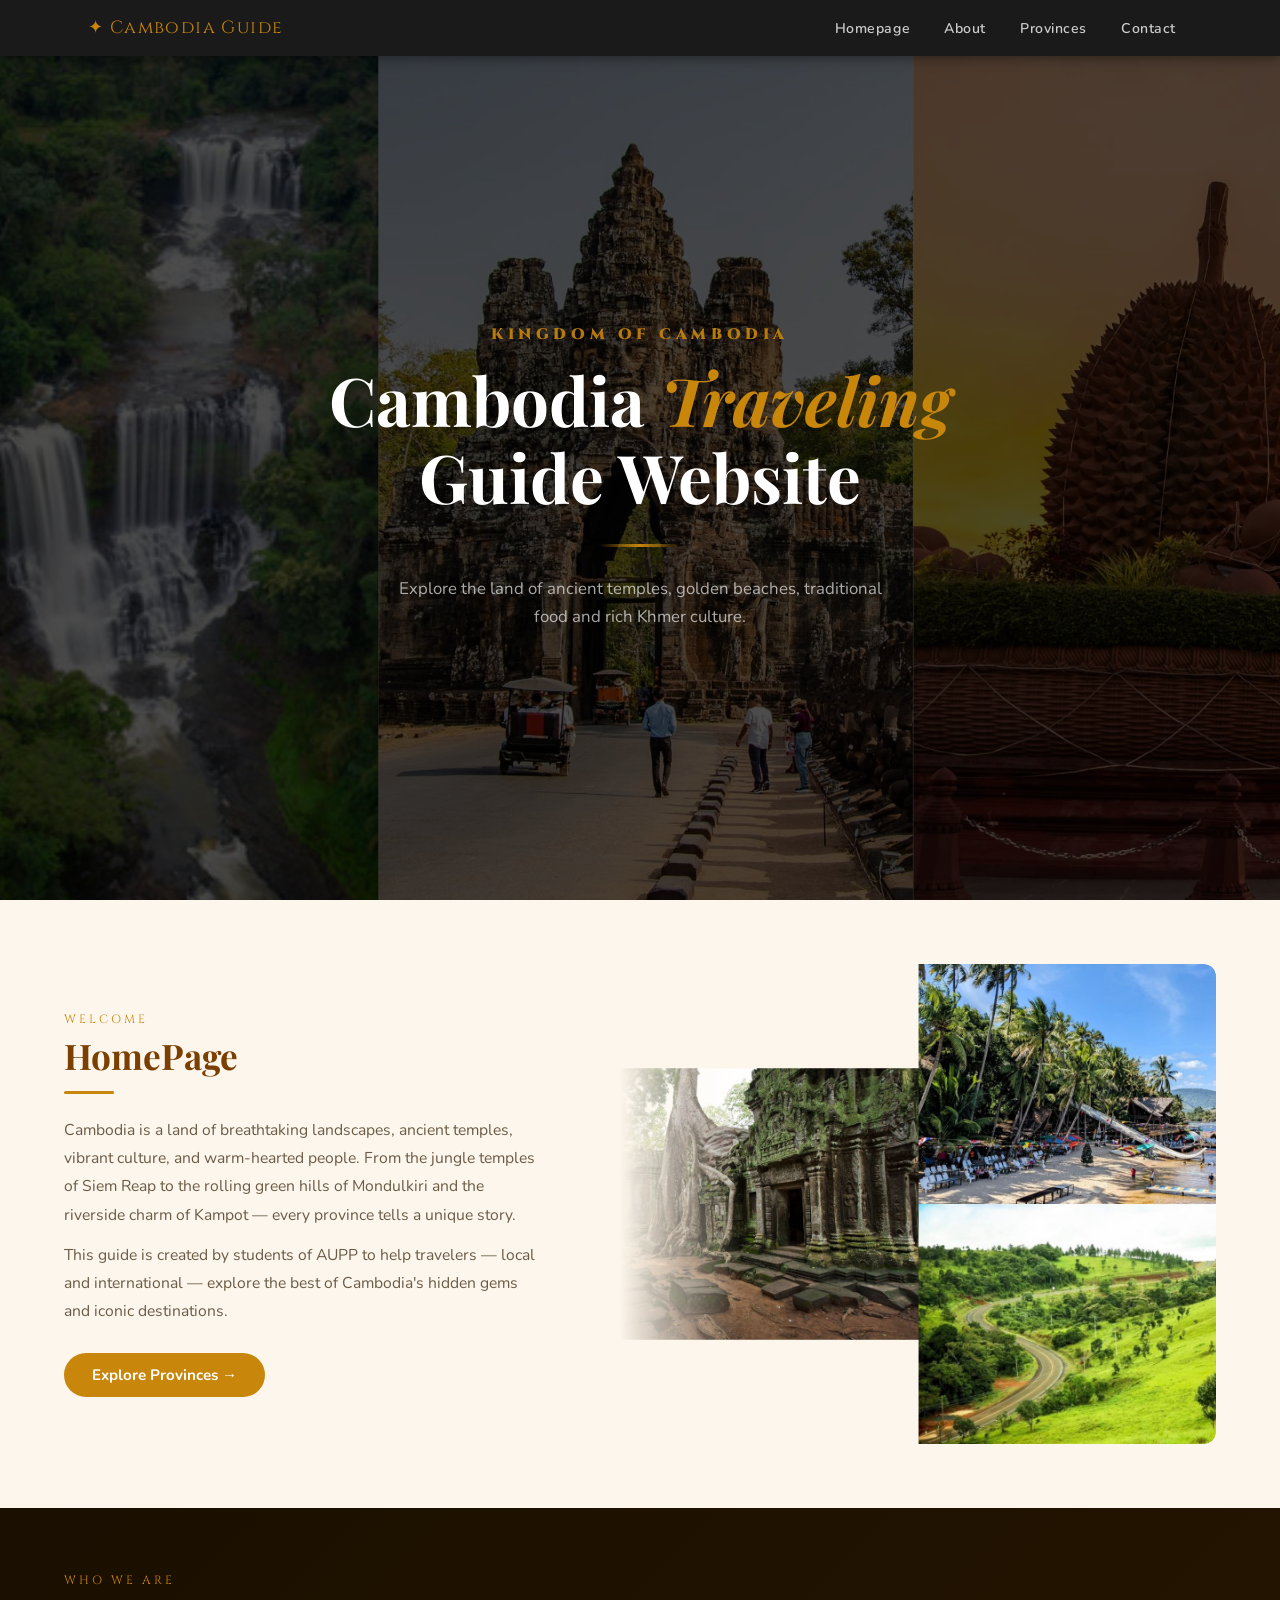
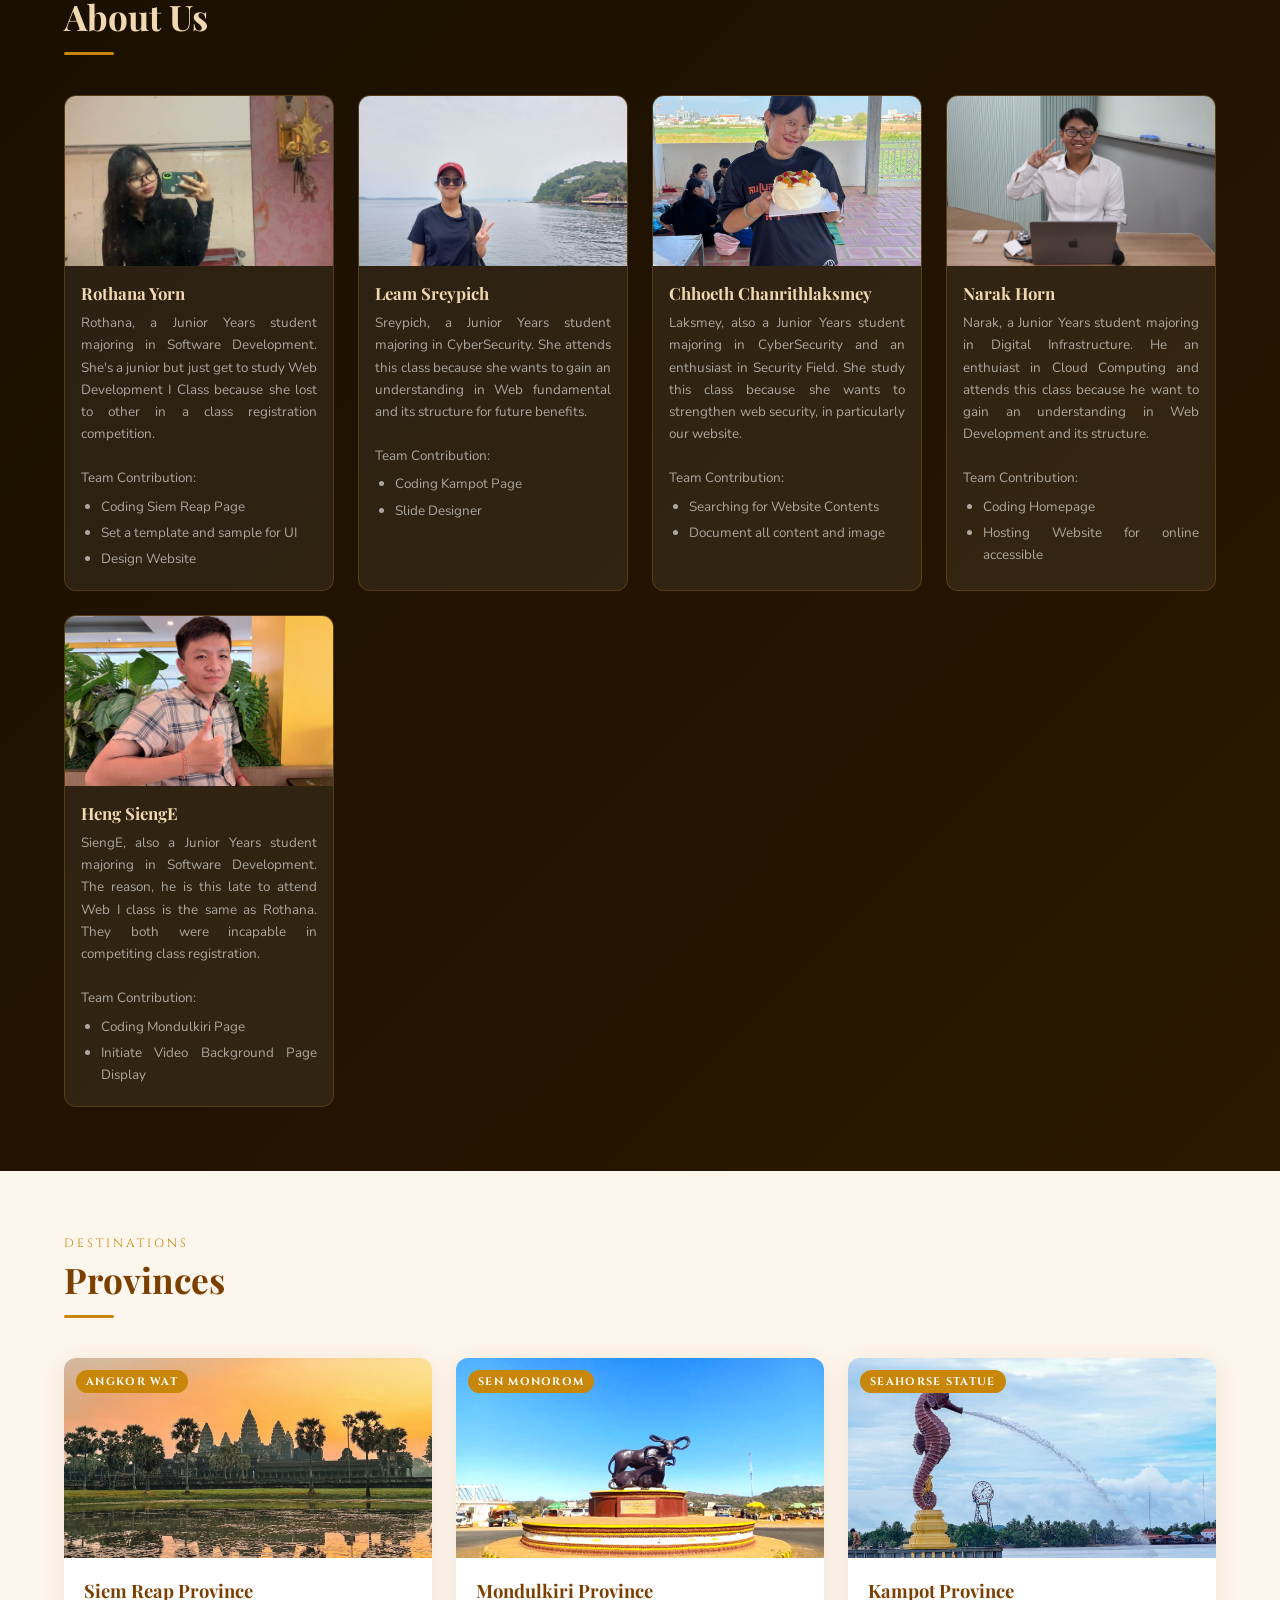
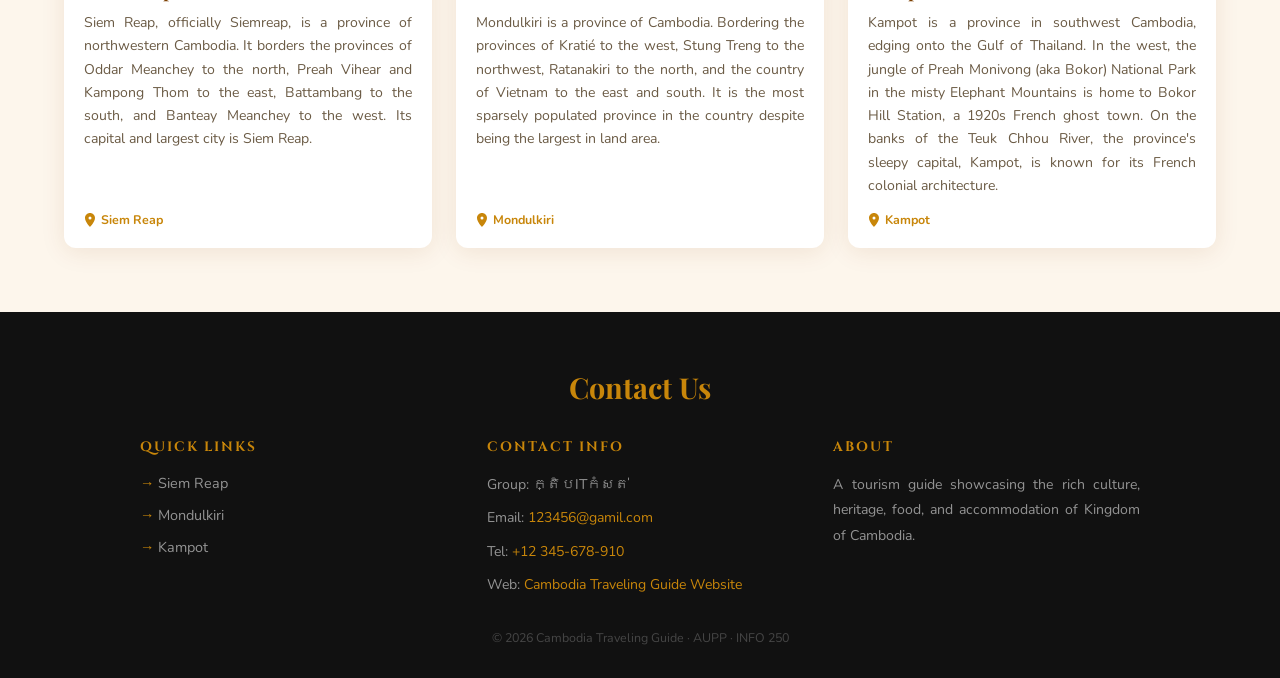
<file: index.html>
<!DOCTYPE html>
<html lang="en">
<head>
    <meta charset="UTF-8">
    <meta name="viewport" content="width=device-width, initial-scale=1.0">
    <title>Cambodia Traveling Guide Website</title>
    <link rel="icon" href="data:image/svg+xml,<svg xmlns='http://www.w3.org/2000/svg' viewBox='0 0 100 100'><text y='.9em' font-size='90'>🛕</text></svg>">
    <link href="https://fonts.googleapis.com/css2?family=Cinzel:wght@400;600&family=Playfair+Display:wght@600;700&family=Nunito:wght@400;600;700&display=swap" rel="stylesheet">
    <link rel="stylesheet" href="style.css">
</head>
<body>
    <header>
        <nav>
            <div class="nav-inner">
                <a class="nav-brand" href="#">✦ Cambodia Guide</a>
                <button class="nav-toggle" onclick="toggleNav()" aria-label="Menu">
                    <span></span>
                    <span></span>
                    <span></span>
                </button>
                <ul class="nav-list" id="navList">
                    <li><a href="#home">Homepage</a></li>
                    <li><a href="#about">About</a></li>
                    <li><a href="#provinces">Provinces</a></li>
                    <li><a href="#contact">Contact</a></li>
                </ul>
            </div>
        </nav>

        <!--Pop up-->
        <div id="adPopup" class="popup-overlay">
            <div class="popup-box">
                <button class="popup-close" onclick="closePopup()">×</button>
                <img src="images/homepage/pop-up.png" alt="Advertisement" class="popup-image">
            </div>
        </div>

        <!--Hero-->
        <div class="hero-home">
            <div class="hero-content">
                <p class="hero-eyebrow">Kingdom of Cambodia</p>
                <h1 class="hero-title">Cambodia <em>Traveling</em><br>Guide Website</h1>
                <div class="divider"></div>
                <p class="hero-sub">Explore the land of ancient temples, golden beaches, traditional food and rich Khmer culture.</p>
            </div>
        </div>
    </header>

    <main>
        <div class="section-wrap" id="home">
            <section>
                <div class="welcome-wrap">
                    <!-- Left: Text -->
                    <div class="welcome-text">
                        <p class="section-tag">Welcome</p>
                        <h2 class="section-title">HomePage</h2>
                        <div class="section-divider"></div><br>
                        <p class="welcome-desc">Cambodia is a land of breathtaking landscapes, ancient temples, vibrant culture, and warm-hearted people. From the jungle temples of Siem Reap to the rolling green hills of Mondulkiri and the riverside charm of Kampot — every province tells a unique story.</p>
                        <p class="welcome-desc" style="margin-top: 12px;">This guide is created by students of AUPP to help travelers — local and international — explore the best of Cambodia's hidden gems and iconic destinations.</p>
                        <a href="#provinces" class="welcome-btn">Explore Provinces →</a>
                    </div>

                    <!-- Right: Image with fade -->
                    <div class="welcome-img-wrap">
                        <img src="images/homepage/bg.jpg" alt="Cambodia Highlights">
                    </div>
                </div>
            </section>
        </div>

        <div class="section-wrap dark-bg" id="about">
            <section>
                <div class="section-header">
                    <p class="section-tag">Who We Are</p>
                    <h2 class="section-title">About Us</h2>
                    <div class="section-divider"></div>
                </div>
                <div class="food-grid">
                    <div class="food-card reveal">
                        <div class="card-img-wrap">
                            <img src="images/homepage/Rothana.jpg" alt="Fish Amok" loading="lazy">
                        </div>
                        <div class="card-body">
                            <h3 class="card-title">Rothana Yorn</h3>
                            <div class="card-desc">Rothana, a Junior Years student majoring in Software Development. She's a junior but just get to study Web Development I Class because she lost to other in a class registration competition. 
                                <br><br>Team Contribution:
                                <ul>
                                    <li>Coding Siem Reap Page</li>
                                    <li>Set a template and sample for UI</li>
                                    <li>Design Website</li>
                                </ul>
                            </div>
                        </div>
                    </div> 

                    <div class="food-card reveal">
                        <div class="card-img-wrap">
                            <img src="images/homepage/Sreypich.jpg" alt="Fish Amok" loading="lazy">
                        </div>
                        <div class="card-body">
                            <h3 class="card-title">Leam Sreypich</h3>
                            <div class="card-desc">Sreypich, a Junior Years student majoring in CyberSecurity. She attends this class because she wants to gain an understanding in Web fundamental and its structure for future benefits.
                                <br><br>Team Contribution:
                                <ul>
                                    <li>Coding Kampot Page</li>
                                    <li>Slide Designer</li>
                                </ul>
                            </div>
                        </div>
                    </div>

                    <div class="food-card reveal">
                        <div class="card-img-wrap">
                            <img src="images/homepage/Smi.jpg" alt="Fish Amok" loading="lazy">
                        </div>
                        <div class="card-body">
                            <h3 class="card-title">Chhoeth Chanrithlaksmey</h3>
                            <div class="card-desc">Laksmey, also a Junior Years student majoring in CyberSecurity and an enthusiast in Security Field. She study this class because she wants to strengthen web security, in particularly our website.
                                <br><br>Team Contribution:
                                <ul>
                                    <li>Searching for Website Contents</li>
                                    <li>Document all content and image</li>
                                </ul>
                            </div>
                        </div>
                    </div>

                    <div class="food-card reveal">
                        <div class="card-img-wrap">
                            <img src="images/homepage/Narak.JPEG" alt="Fish Amok" loading="lazy">
                        </div>
                        <div class="card-body">
                            <h3 class="card-title">Narak Horn</h3>
                            <div class="card-desc">Narak, a Junior Years student majoring in Digital Infrastructure. He an enthuiast in Cloud Computing and attends this class because he want to gain an understanding in Web Development and its structure.
                                <br><br>Team Contribution:
                                <ul>
                                    <li>Coding Homepage</li>
                                    <li>Hosting Website for online accessible</li>
                                </ul>
                            </div>
                        </div>
                    </div>

                    <div class="food-card reveal">
                        <div class="card-img-wrap">
                            <img src="images/homepage/SiengE.jpg" alt="Fish Amok" loading="lazy">
                        </div>
                        <div class="card-body">
                            <h3 class="card-title">Heng SiengE</h3>
                            <div class="card-desc">SiengE, also a Junior Years student majoring in Software Development. The reason, he is this late to attend Web I class is the same as Rothana. They both were incapable in competiting class registration.
                                <br><br>Team Contribution:
                                <ul>
                                    <li>Coding Mondulkiri Page</li>
                                    <li>Initiate Video Background Page Display</li>
                                </ul>
                            </div>
                        </div>
                    </div>
                </div>
            </section>
        </div>

        <div class="section-wrap" id="provinces">
            <section>
                <div class="section-header">
                    <p class="section-tag">Destinations</p>
                    <h2 class="section-title">Provinces</h2>
                    <div class="section-divider"></div>
                </div>
                <div class="cards-grid"> 
                    <!--Siem Reap-->
                    <div class="card reveal">
                        <div class="card-img-wrap">
                            <a href="siem-reap.html"><img src="images/sr/Visiting-site/Angkor.jpg" alt="Siem Reap" loading="lazy"></a>
                            <span class="card-badge">Angkor Wat</span>
                        </div>
                        <div class="card-body">
                            <h3 class="card-title">Siem Reap Province</h3>
                            <p class="card-desc">Siem Reap, officially Siemreap, is a province of northwestern Cambodia. It borders the provinces of Oddar Meanchey to the north, Preah Vihear and Kampong Thom to the east, Battambang to the south, and Banteay Meanchey to the west. Its capital and largest city is Siem Reap.</p>
                            <div class="card-location">
                                <svg width="12" height="14" viewBox="0 0 12 14" fill="none">
                                    <path d="M6 0C3.24 0 1 2.24 1 5c0 3.75 5 9 5 9s5-5.25 5-9c0-2.76-2.24-5-5-5zm0 6.5A1.5 1.5 0 1 1 6 3.5a1.5 1.5 0 0 1 0 3z" fill="#C8860A"/>
                                </svg>
                                <a href="https://maps.app.goo.gl/c8DbMkfkJXMTaxHZ9" target="_blank">Siem Reap</a>
                            </div>
                        </div>
                    </div>
                    <!--Sihanoukville-->
                    <div class="card reveal">
                        <div class="card-img-wrap">
                            <a href="mondulkiri.html"><img src="images/homepage/Mondulkiri.png" alt="Sihanoukville" loading="lazy"></a>
                            <span class="card-badge">Sen Monorom</span>
                        </div>
                        <div class="card-body">
                            <h3 class="card-title">Mondulkiri Province</h3>
                            <p class="card-desc">Mondulkiri is a province of Cambodia. Bordering the provinces of Kratié to the west, Stung Treng to the northwest, Ratanakiri to the north, and the country of Vietnam to the east and south. It is the most sparsely populated province in the country despite being the largest in land area.</p>
                            <div class="card-location">
                                <svg width="12" height="14" viewBox="0 0 12 14" fill="none">
                                    <path d="M6 0C3.24 0 1 2.24 1 5c0 3.75 5 9 5 9s5-5.25 5-9c0-2.76-2.24-5-5-5zm0 6.5A1.5 1.5 0 1 1 6 3.5a1.5 1.5 0 0 1 0 3z" fill="#C8860A"/>
                                </svg>
                                <a href="https://maps.app.goo.gl/bPoPVM45RJ7sTGCm6" target="_blank">Mondulkiri</a>
                            </div>
                        </div>
                    </div>
                    <!--Kampot-->
                    <div class="card reveal">
                        <div class="card-img-wrap">
                            <a href="kompot.html"><img src="images/homepage/kampot.jpg" alt="Kampot" loading="lazy"></a>
                            <span class="card-badge">Seahorse Statue</span>
                        </div>
                        <div class="card-body">
                            <h3 class="card-title">Kampot Province</h3>
                            <p class="card-desc">Kampot is a province in southwest Cambodia, edging onto the Gulf of Thailand. In the west, the jungle of Preah Monivong (aka Bokor) National Park in the misty Elephant Mountains is home to Bokor Hill Station, a 1920s French ghost town. On the banks of the Teuk Chhou River, the province's sleepy capital, Kampot, is known for its French colonial architecture.</p>
                            <div class="card-location">
                                <svg width="12" height="14" viewBox="0 0 12 14" fill="none">
                                    <path d="M6 0C3.24 0 1 2.24 1 5c0 3.75 5 9 5 9s5-5.25 5-9c0-2.76-2.24-5-5-5zm0 6.5A1.5 1.5 0 1 1 6 3.5a1.5 1.5 0 0 1 0 3z" fill="#C8860A"/>
                                </svg>
                                <a href="https://maps.app.goo.gl/83RUUyFZAeoeyBeq7" target="_blank">Kampot</a>
                            </div>
                        </div>
                    </div>
                </div>
            </section>
        </div>
    </main>

    <footer id="contact">
        <h2>Contact Us</h2>
        <div class="footer-divider"></div>
        <div class="footer-grid">
            <div class="footer-col">
                <h3 class="footer-col-title">Quick Links</h3>
                <ul class="footer-links">
                    <li><a href="siem-reap.html">Siem Reap</a></li>
                    <li><a href="mondulkiri.html">Mondulkiri</a></li>
                    <li><a href="kompot.html">Kampot</a></li>
                </ul>
            </div>
            <div class="footer-col">
                <h3 class="footer-col-title">Contact Info</h3>
                <p>Group: ក្តិបITកំសត់</p>
                <p style="margin-top:8px;">
                    Email: <a href="123456@gamil.com">123456@gamil.com</a>
                </p>
                <p style="margin-top:8px;">
                    Tel: <a href="+12 345-678-910">+12 345-678-910</a>
                </p>
                <p style="margin-top:8px;">Web: <a href="https://cambodia-traveling-guide-website.vercel.app/" target="_blank">Cambodia Traveling Guide Website</a></p>
            </div>
            <div class="footer-col">
                <h3 class="footer-col-title">About</h3>
                <p>A tourism guide showcasing the rich culture, heritage, food, and accommodation of Kingdom of Cambodia.</p>
            </div>
        </div>
        <div class="footer-divider"></div>
        <p class="footer-copy">© 2026 Cambodia Traveling Guide · AUPP · INFO 250</p>
    </footer>
    <script src="script.js"></script>
</body>
</html>
</file>
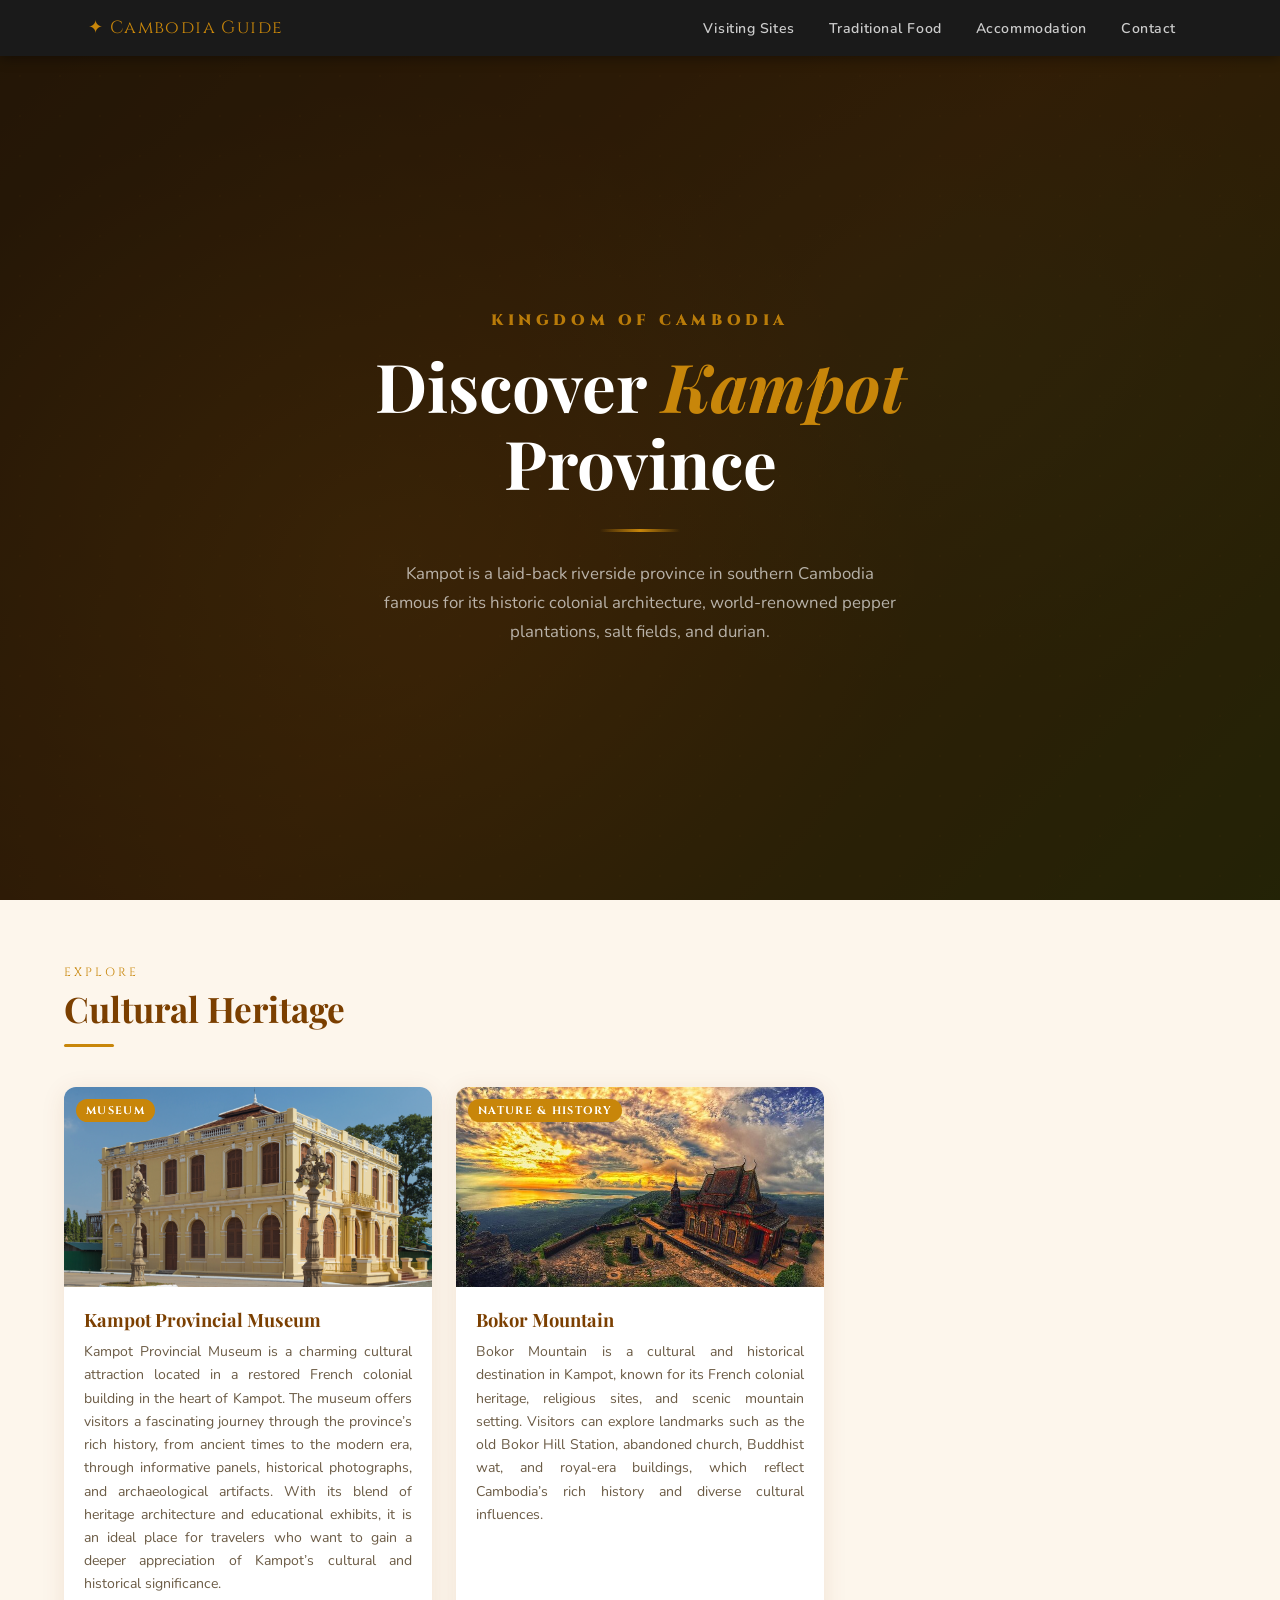
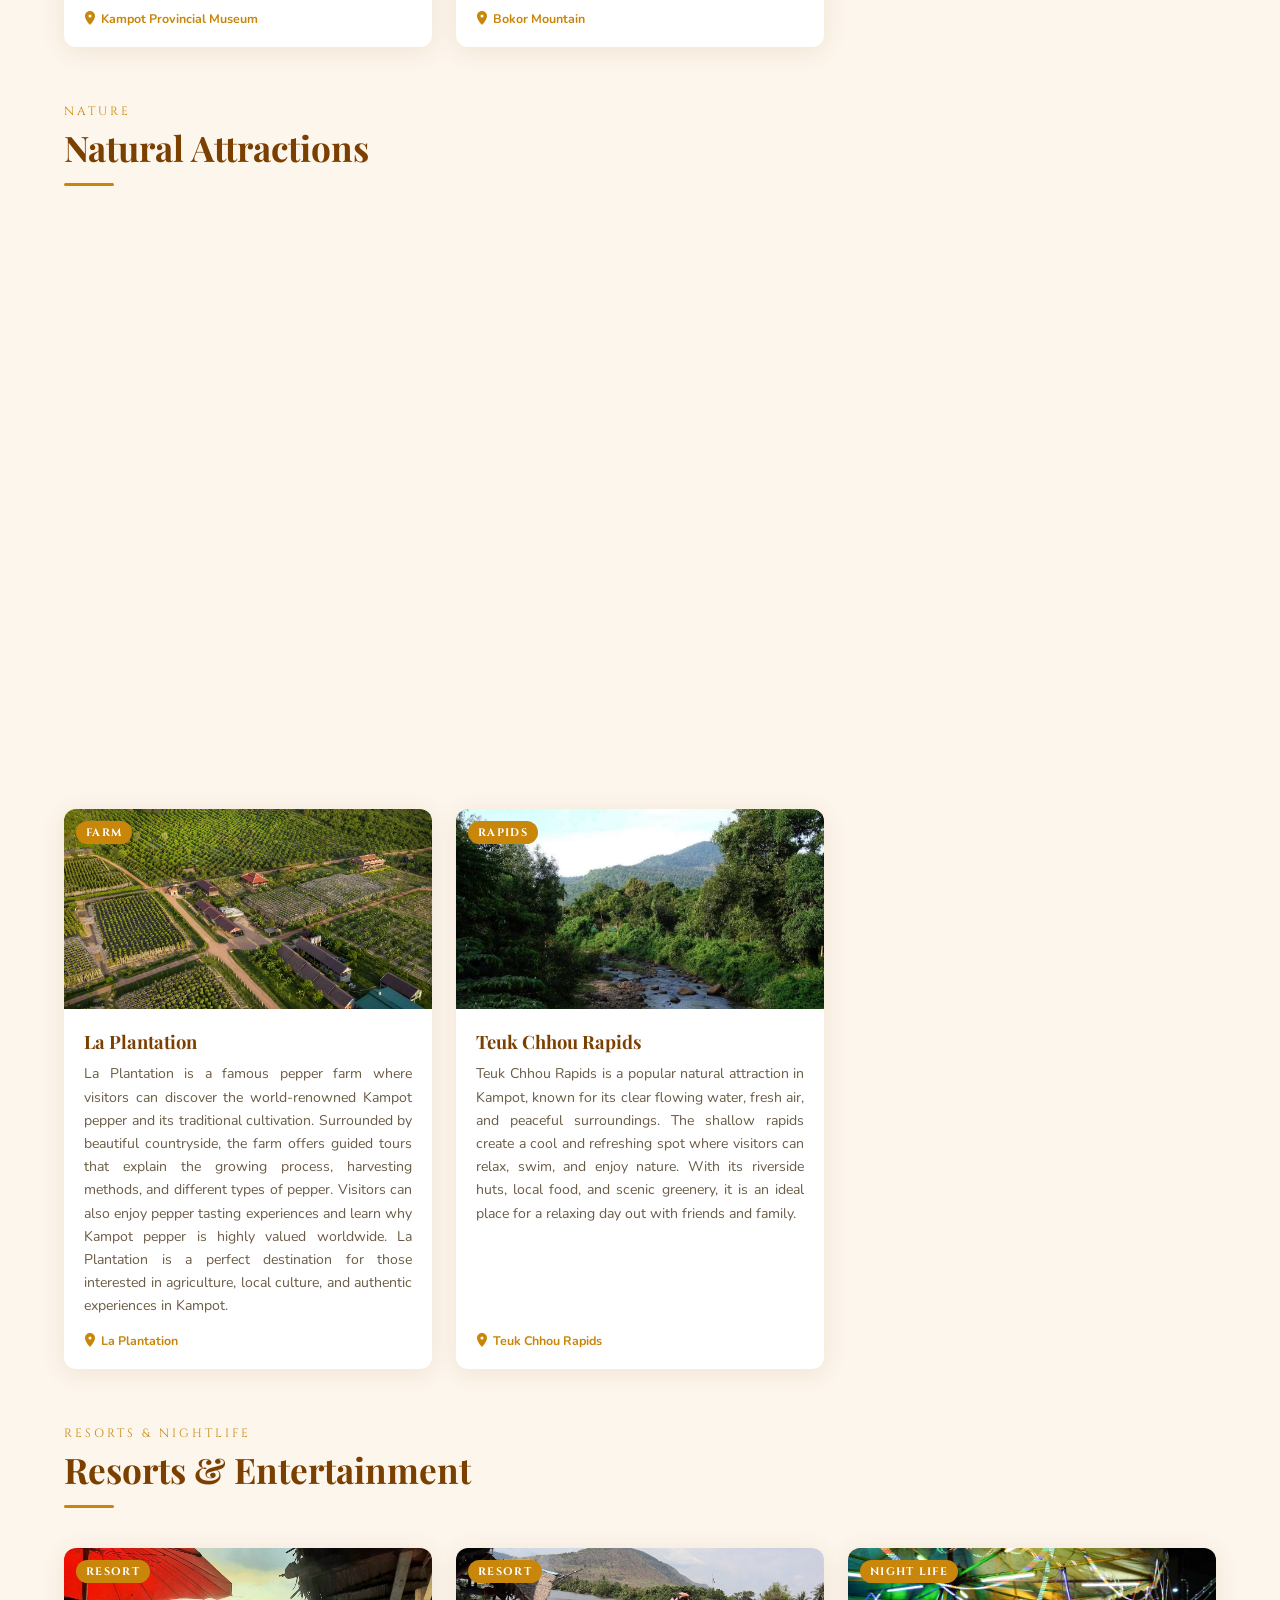
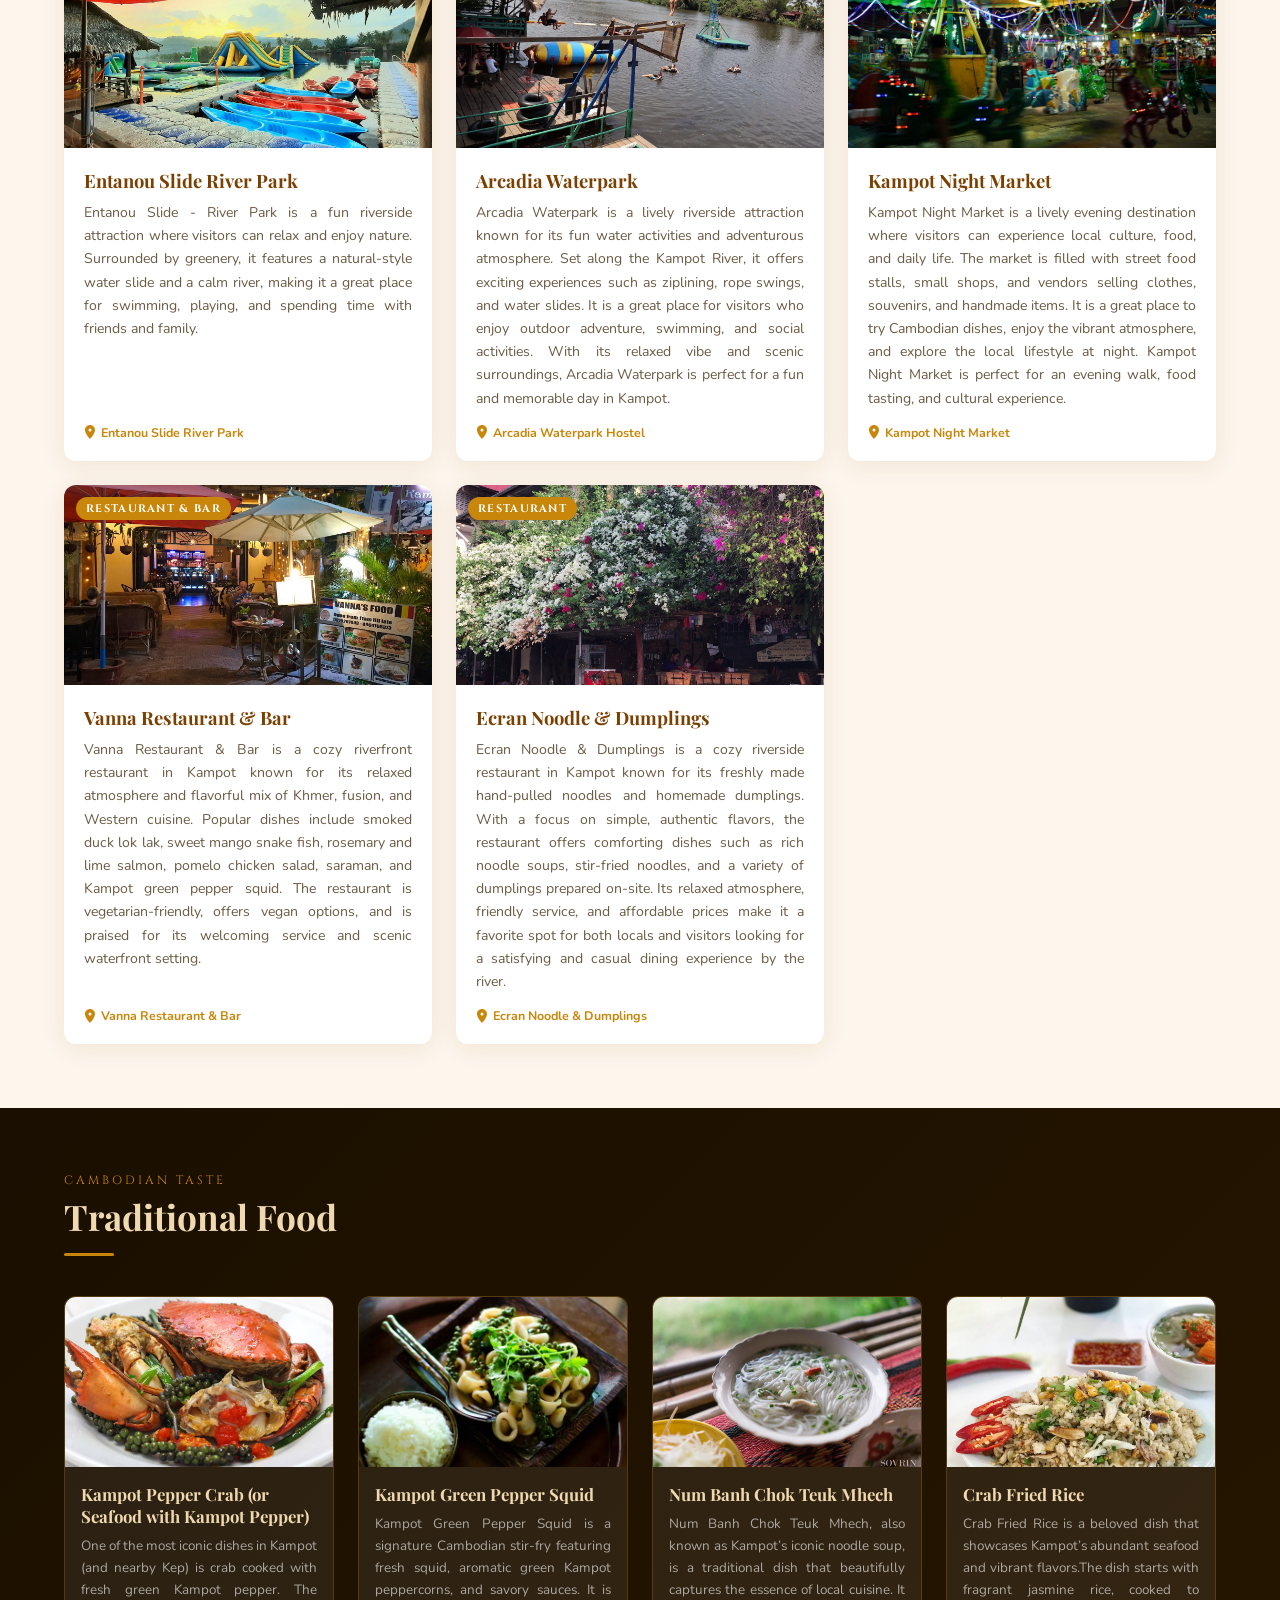
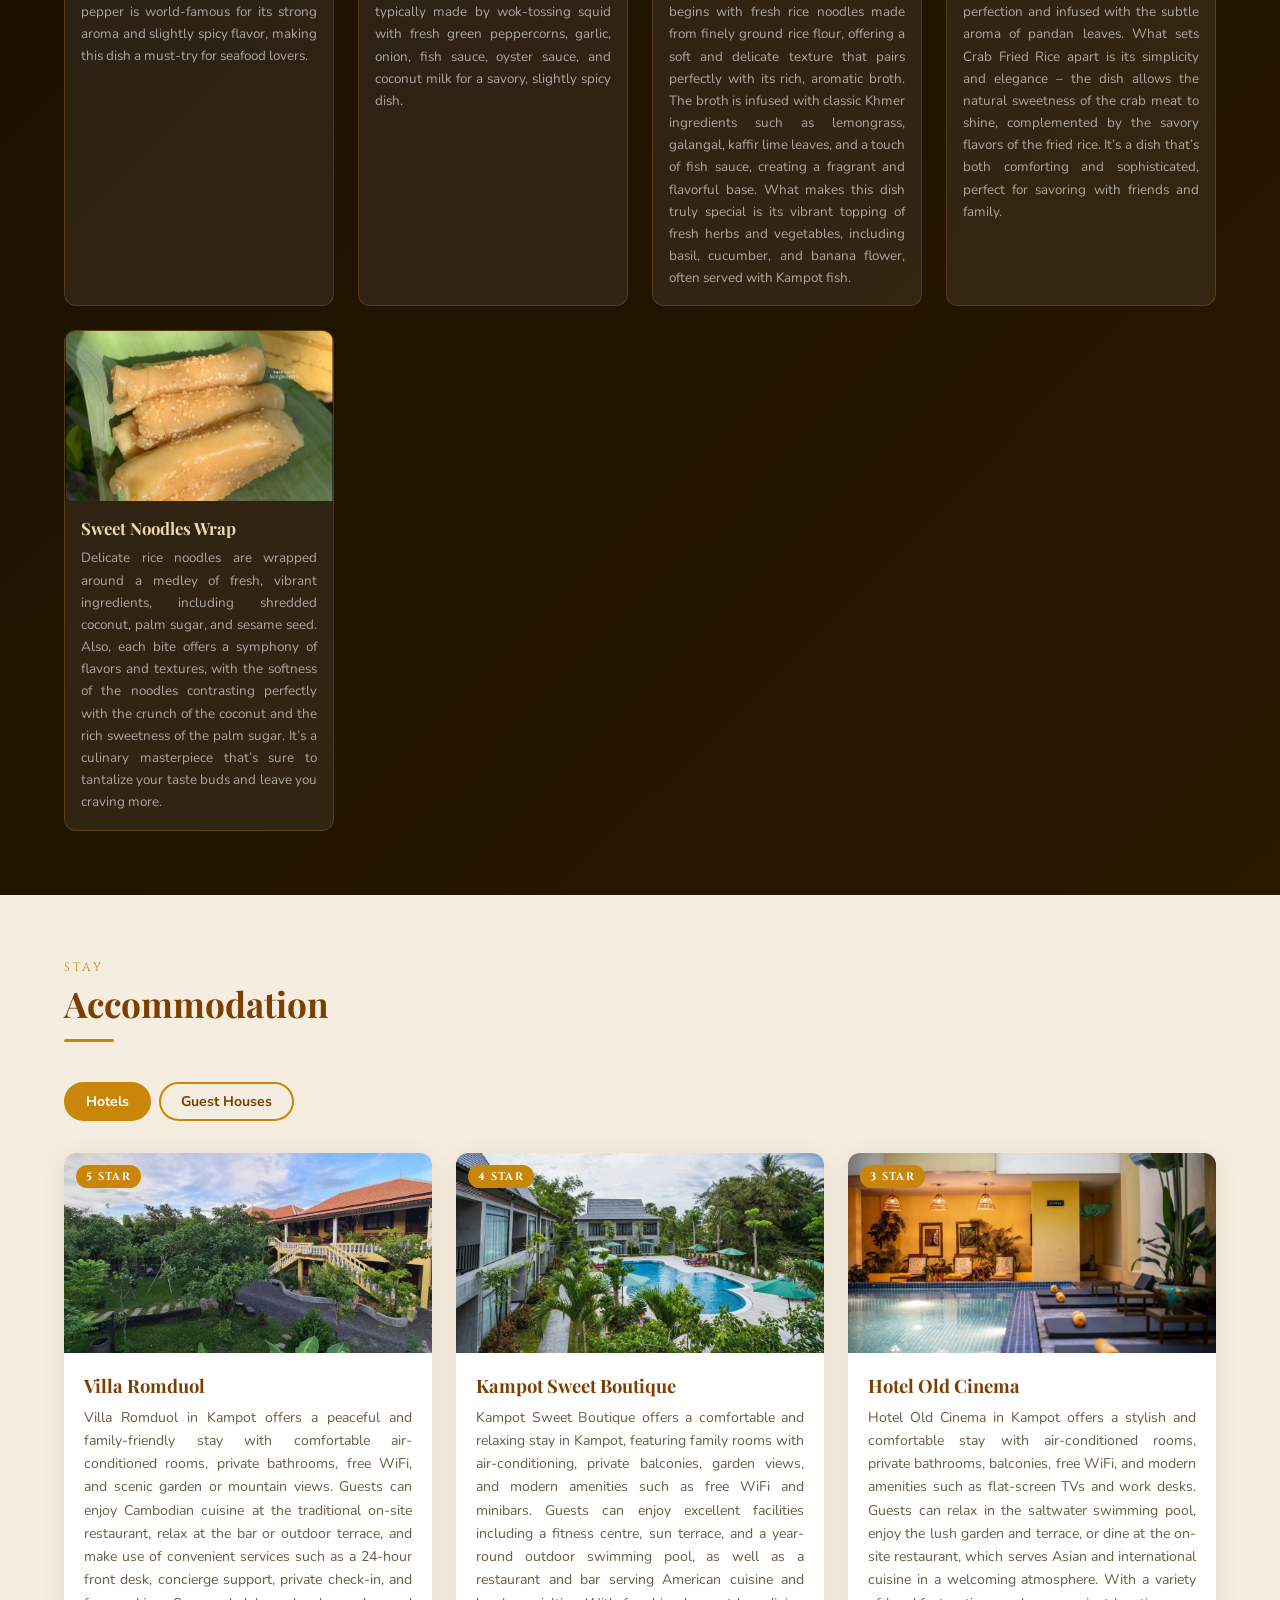
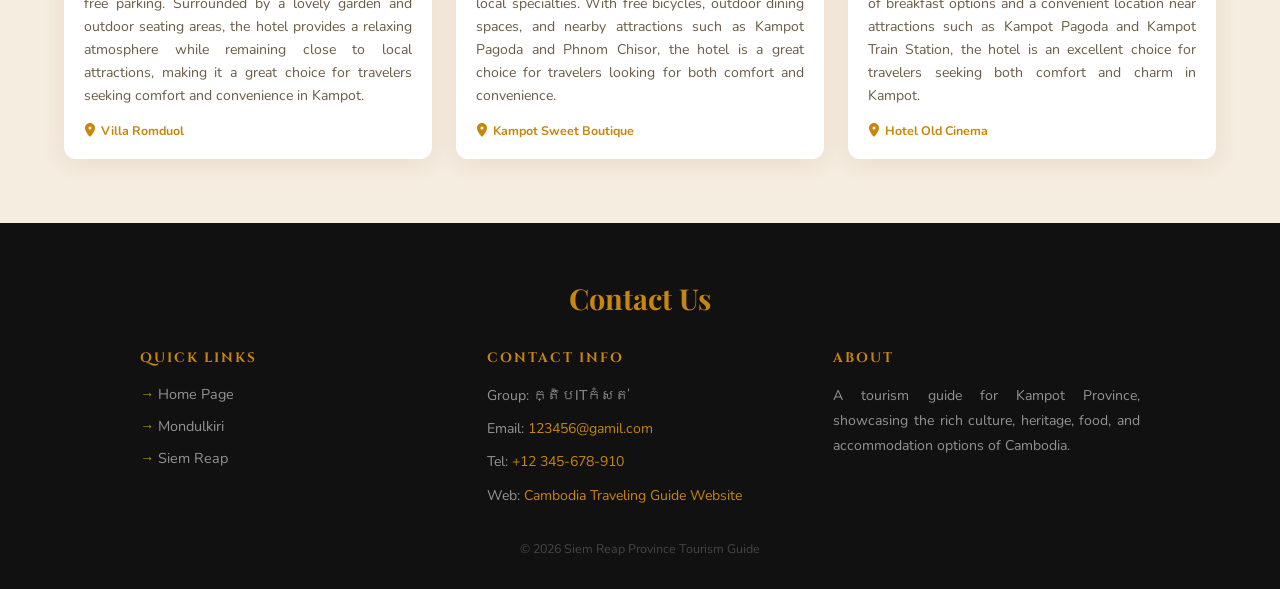
<file: kompot.html>
<!DOCTYPE html>
<html lang="en">
<head>
    <meta charset="UTF-8">
    <meta name="viewport" content="width=device-width, initial-scale=1.0">
    <title>Kampot Province Page</title>
    <link rel="icon" href="data:image/svg+xml,<svg xmlns='http://www.w3.org/2000/svg' viewBox='0 0 100 100'><text y='.9em' font-size='90'>🛕</text></svg>">
    <link href="https://fonts.googleapis.com/css2?family=Cinzel:wght@400;600&family=Playfair+Display:wght@600;700&family=Nunito:wght@400;600;700&display=swap" rel="stylesheet">
    <link rel="stylesheet" href="style.css">
</head>
<body>
    <header>
          <!-- Nav -->
        <nav>
            <div class="nav-inner">
                <a class="nav-brand" href="index.html">✦ Cambodia Guide</a>

                <!-- mobile only For menu -->
                <button class="nav-toggle" onclick="toggleNav()" aria-label="Menu">
                    <span></span>
                    <span></span>
                    <span></span>
                </button>

                <ul class="nav-list" id="navList">
                    <li><a href="#visiting">Visiting Sites</a></li>
                    <li><a href="#food">Traditional Food</a></li>
                    <li><a href="#accommodation">Accommodation</a></li>
                    <li><a href="#contact">Contact</a></li>
                </ul>
            </div>
        </nav>

        <!-- Hero meaning content display oy ke see jit nav -->
        <div class="hero">
            <div id="player"
                data-video-id="OKOUhK8xP7g"
                data-start="0"
                data-end="65"
                data-speed="0.8">
            </div>
            <div class="hero-overlay"></div>
            <div class="hero-content">
                <p class="hero-eyebrow">Kingdom of Cambodia</p>
                <h1 class="hero-title">Discover <em>Kampot</em><br>Province</h1>
                <div class="divider"></div>
                <p class="hero-sub">Kampot is a laid-back riverside province in southern Cambodia famous for its historic colonial architecture, world-renowned pepper plantations, salt fields, and durian.</p>
            </div>
        </div>
    </header>

    <main>

        <!-- Section 1: Visiting sites-->
        <div class="section-wrap" id="visiting">
        <section>
            <div class="section-header reveal">
                <p class="section-tag">Explore</p>
                <h2 class="section-title">Cultural Heritage</h2>
                <div class="section-divider"></div>
            </div>
            <div class="cards-grid"> 
                <!-- Kampot Provincial Museum -->
                <div class="card reveal">
                    <div class="card-img-wrap">
                        <img src="images\kp\Visiting-site\Kampot Provincial Museum.jpg" alt="Kampot Provincial Museum" loading="lazy">
                        <span class="card-badge">Museum</span>
                    </div>
                    <div class="card-body">
                        <h3 class="card-title">Kampot Provincial Museum</h3>
                        <p class="card-desc">Kampot Provincial Museum is a charming cultural attraction located in a restored French colonial building in the heart of Kampot. The museum offers visitors a fascinating journey through the province’s rich history, from ancient times to the modern era, through informative panels, historical photographs, and archaeological artifacts. With its blend of heritage architecture and educational exhibits, it is an ideal place for travelers who want to gain a deeper appreciation of Kampot’s cultural and historical significance. </p>
                        <div class="card-location">
                            <svg width="12" height="14" viewBox="0 0 12 14" fill="none">
                                <path d="M6 0C3.24 0 1 2.24 1 5c0 3.75 5 9 5 9s5-5.25 5-9c0-2.76-2.24-5-5-5zm0 6.5A1.5 1.5 0 1 1 6 3.5a1.5 1.5 0 0 1 0 3z" fill="#C8860A"/>
                            </svg>
                            <a href="https://maps.app.goo.gl/63g5jVx7sFWRXJ2DA" target="_blank">Kampot Provincial Museum</a>
                        </div>
                    </div>
                </div>

                <!-- Bokor Mountain -->
                <div class="card reveal">
                    <div class="card-img-wrap">
                        <img src="images\kp\Visiting-site\Bokor Mountain.jpg" alt="Bokor Mountain" loading="lazy">
                        <span class="card-badge">Nature & History</span>
                    </div>
                    <div class="card-body">
                        <h3 class="card-title">Bokor Mountain</h3>
                        <p class="card-desc">Bokor Mountain is a cultural and historical destination in Kampot, known for its French colonial heritage, religious sites, and scenic mountain setting. Visitors can explore landmarks such as the old Bokor Hill Station, abandoned church, Buddhist wat, and royal-era buildings, which reflect Cambodia’s rich history and diverse cultural influences.</p>
                        <div class="card-location">
                            <svg width="12" height="14" viewBox="0 0 12 14" fill="none">
                                <path d="M6 0C3.24 0 1 2.24 1 5c0 3.75 5 9 5 9s5-5.25 5-9c0-2.76-2.24-5-5-5zm0 6.5A1.5 1.5 0 1 1 6 3.5a1.5 1.5 0 0 1 0 3z" fill="#C8860A"/>
                            </svg>
                            <a href="https://maps.app.goo.gl/ZJAESwgV4rDo6wtV6" target="_blank">Bokor Mountain</a>
                        </div>
                    </div>
                </div>
                
            </div>

            <!-- Nature -->
            <div class="section-header reveal" style="margin-top:56px;">
                <p class="section-tag">Nature</p>
                <h2 class="section-title">Natural Attractions</h2>
                <div class="section-divider"></div>
            </div>
            <div class="cards-grid">
        
                <div class="card reveal">
                    <div class="card-img-wrap">
                        <img src="images\kp\Visiting-site\Popokvil Waterfall.jpg" alt="Popokvil Waterfall" loading="lazy">
                        <span class="card-badge">Waterfall</span>
                    </div>
                    <div class="card-body">
                        <h3 class="card-title">Popokvil Waterfall</h3>
                        <p class="card-desc">Popokvil Waterfall is one of Bokor Mountain’s most beautiful natural attractions, known for its refreshing atmosphere and scenic surroundings. Surrounded by lush forest, the waterfall flows in two tiers, creating a peaceful and cool environment that is perfect for relaxing and enjoying nature. During the rainy season, the water flow becomes stronger, making it an especially impressive sight for visitors. </p>
                        <div class="card-location">
                            <svg width="12" height="14" viewBox="0 0 12 14" fill="none">
                                <path d="M6 0C3.24 0 1 2.24 1 5c0 3.75 5 9 5 9s5-5.25 5-9c0-2.76-2.24-5-5-5zm0 6.5A1.5 1.5 0 1 1 6 3.5a1.5 1.5 0 0 1 0 3z" fill="#C8860A"/>
                            </svg>
                            <a href="https://maps.app.goo.gl/PhJjW7KwWEHxPNn76" target="_blank">Popokvil Waterfall</a>
                        </div>
                    </div>
                </div>
        
                <div class="card reveal">
                    <div class="card-img-wrap">
                        <img src="images\kp\Visiting-site\Phnom Chhngok Cave.jpg" alt="Phnom Chhngok Cave Temple" loading="lazy">
                        <span class="card-badge">Cave & Temple</span>
                    </div>
                    <div class="card-body">
                        <h3 class="card-title">Phnom Chhngok Cave Temple</h3>
                        <p class="card-desc">Phnom Chhngok Cave Temple is a unique attraction that blends natural beauty with ancient history. Located inside a limestone cave, it features stunning stalactites and a small brick temple dating back to the 7th century. Surrounded by peaceful countryside and rice fields, it offers visitors a quiet and scenic place to explore while learning about Cambodia’s early cultural heritage. </p>
                        <div class="card-location">
                             <svg width="12" height="14" viewBox="0 0 12 14" fill="none">
                                <path d="M6 0C3.24 0 1 2.24 1 5c0 3.75 5 9 5 9s5-5.25 5-9c0-2.76-2.24-5-5-5zm0 6.5A1.5 1.5 0 1 1 6 3.5a1.5 1.5 0 0 1 0 3z" fill="#C8860A"/>
                            </svg>
                            <a href="https://maps.app.goo.gl/vx8DL4ztrK5y8w9s5" target="_blank">Phnom Chhngok Cave</a>
                        </div>
                    </div>
                </div>

                <div class="card reveal">
                    <div class="card-img-wrap">
                        <img src="images\kp\Visiting-site\Kampot Salt Fields.jpg" alt="Kampot Salt Fields" loading="lazy">
                        <span class="card-badge">Salt Fields</span>
                    </div>
                    <div class="card-body">
                        <h3 class="card-title">Kampot Salt Fields</h3>
                        <p class="card-desc">Kampot Salt Fields are a unique cultural and natural attraction where visitors can witness traditional salt production in Cambodia. Stretching across wide open plains, the salt fields create beautiful reflective landscapes, especially during sunrise and sunset. Local farmers harvest salt by hand using age-old methods, offering visitors a chance to learn about this important local industry and way of life. The Kampot Salt Fields are a must-visit for those interested in culture, photography, and authentic rural experiences. </p>
                        <div class="card-location">
                            <svg width="12" height="14" viewBox="0 0 12 14" fill="none">
                                <path d="M6 0C3.24 0 1 2.24 1 5c0 3.75 5 9 5 9s5-5.25 5-9c0-2.76-2.24-5-5-5zm0 6.5A1.5 1.5 0 1 1 6 3.5a1.5 1.5 0 0 1 0 3z" fill="#C8860A"/>
                            </svg>
                            <a href="https://maps.app.goo.gl/FQ8rLmQY2qTGXNVn7" target="_blank">Kampot Salt Fields</a>
                        </div>
                    </div>
                </div>

                <div class="card reveal">
                    <div class="card-img-wrap">
                        <img src="images\kp\Visiting-site\La Plantation.jpg" alt="La Plantation" loading="lazy">
                        <span class="card-badge">Farm</span>
                    </div>
                    <div class="card-body">
                        <h3 class="card-title">La Plantation</h3>
                        <p class="card-desc">La Plantation is a famous pepper farm where visitors can discover the world-renowned Kampot pepper and its traditional cultivation. Surrounded by beautiful countryside, the farm offers guided tours that explain the growing process, harvesting methods, and different types of pepper. Visitors can also enjoy pepper tasting experiences and learn why Kampot pepper is highly valued worldwide. La Plantation is a perfect destination for those interested in agriculture, local culture, and authentic experiences in Kampot. </p>
                        <div class="card-location">
                            <svg width="12" height="14" viewBox="0 0 12 14" fill="none">
                                <path d="M6 0C3.24 0 1 2.24 1 5c0 3.75 5 9 5 9s5-5.25 5-9c0-2.76-2.24-5-5-5zm0 6.5A1.5 1.5 0 1 1 6 3.5a1.5 1.5 0 0 1 0 3z" fill="#C8860A"/>
                            </svg>
                            <a href="https://maps.app.goo.gl/enhNYVEXsnHqhovr9" target="_blank">La Plantation</a>
                        </div>
                    </div>
                </div>

                <div class="card reveal">
                    <div class="card-img-wrap">
                        <img src="images\kp\Visiting-site\Teuk Chhou Rapids.jpg" alt="Teuk Chhou Rapids" loading="lazy">
                        <span class="card-badge">Rapids</span>
                    </div>
                    <div class="card-body">
                        <h3 class="card-title">Teuk Chhou Rapids</h3>
                        <p class="card-desc">Teuk Chhou Rapids is a popular natural attraction in Kampot, known for its clear flowing water, fresh air, and peaceful surroundings. The shallow rapids create a cool and refreshing spot where visitors can relax, swim, and enjoy nature. With its riverside huts, local food, and scenic greenery, it is an ideal place for a relaxing day out with friends and family. </p>
                        <div class="card-location">
                            <svg width="12" height="14" viewBox="0 0 12 14" fill="none">
                                <path d="M6 0C3.24 0 1 2.24 1 5c0 3.75 5 9 5 9s5-5.25 5-9c0-2.76-2.24-5-5-5zm0 6.5A1.5 1.5 0 1 1 6 3.5a1.5 1.5 0 0 1 0 3z" fill="#C8860A"/>
                            </svg>
                            <a href="https://maps.app.goo.gl/XJcJkRba8MReveqx9" target="_blank">Teuk Chhou Rapids</a>
                        </div>
                    </div>
                </div>


            </div>
            <!-- Resort -->
             <div class="section-header reveal" style="margin-top:56px;">
                <p class="section-tag">Resorts & Nightlife</p>
                <h2 class="section-title">Resorts & Entertainment</h2>
                <div class="section-divider"></div>
            </div>
            <div class="cards-grid">
        
                <div class="card reveal">
                    <div class="card-img-wrap">
                        <img src="images\kp\Visiting-site\Entanou Slide - River Park.jpg" alt="Entanou Slide" loading="lazy">
                        <span class="card-badge">Resort</span>
                    </div>
                    <div class="card-body">
                        <h3 class="card-title">Entanou Slide River Park</h3>
                        <p class="card-desc">Entanou Slide - River Park is a fun riverside attraction where visitors can relax and enjoy nature. Surrounded by greenery, it features a natural-style water slide and a calm river, making it a great place for swimming, playing, and spending time with friends and family. </p>
                        <div class="card-location">
                            <svg width="12" height="14" viewBox="0 0 12 14" fill="none">
                                <path d="M6 0C3.24 0 1 2.24 1 5c0 3.75 5 9 5 9s5-5.25 5-9c0-2.76-2.24-5-5-5zm0 6.5A1.5 1.5 0 1 1 6 3.5a1.5 1.5 0 0 1 0 3z" fill="#C8860A"/>
                            </svg>
                            <a href="https://maps.app.goo.gl/JmQVnTQqKurstZUz7" target="_blank">Entanou Slide River Park</a>
                        </div>
                    </div>
                </div>
        
                <div class="card reveal">
                    <div class="card-img-wrap">
                        <img src="images\kp\Visiting-site\Arcadia Waterpark.jpg" alt="Arcadia Waterpark" loading="lazy">
                        <span class="card-badge">Resort</span>
                    </div>
                    <div class="card-body">
                        <h3 class="card-title">Arcadia Waterpark</h3>
                        <p class="card-desc">Arcadia Waterpark is a lively riverside attraction known for its fun water activities and adventurous atmosphere. Set along the Kampot River, it offers exciting experiences such as ziplining, rope swings, and water slides. It is a great place for visitors who enjoy outdoor adventure, swimming, and social activities. With its relaxed vibe and scenic surroundings, Arcadia Waterpark is perfect for a fun and memorable day in Kampot.</p>
                        <div class="card-location">
                             <svg width="12" height="14" viewBox="0 0 12 14" fill="none">
                                <path d="M6 0C3.24 0 1 2.24 1 5c0 3.75 5 9 5 9s5-5.25 5-9c0-2.76-2.24-5-5-5zm0 6.5A1.5 1.5 0 1 1 6 3.5a1.5 1.5 0 0 1 0 3z" fill="#C8860A"/>
                            </svg>
                            <a href="https://maps.app.goo.gl/ecXHgbjuTyxLWQuG6" target="_blank">Arcadia Waterpark Hostel</a>
                        </div>
                    </div>
                </div>
        
                <div class="card reveal">
                    <div class="card-img-wrap">
                        <img src="images\kp\Visiting-site\Kampot Night Market.jpg" alt="Kampot Night Market" loading="lazy">
                        <span class="card-badge">Night Life</span>
                    </div>
                    <div class="card-body">
                        <h3 class="card-title">Kampot Night Market</h3>
                        <p class="card-desc">Kampot Night Market is a lively evening destination where visitors can experience local culture, food, and daily life. The market is filled with street food stalls, small shops, and vendors selling clothes, souvenirs, and handmade items. It is a great place to try Cambodian dishes, enjoy the vibrant atmosphere, and explore the local lifestyle at night. Kampot Night Market is perfect for an evening walk, food tasting, and cultural experience.</p>
                        <div class="card-location">
                            <svg width="12" height="14" viewBox="0 0 12 14" fill="none">
                                <path d="M6 0C3.24 0 1 2.24 1 5c0 3.75 5 9 5 9s5-5.25 5-9c0-2.76-2.24-5-5-5zm0 6.5A1.5 1.5 0 1 1 6 3.5a1.5 1.5 0 0 1 0 3z" fill="#C8860A"/>
                            </svg>
                            <a href="https://maps.app.goo.gl/BQrcjpDbVsPYLt749" target="_blank">Kampot Night Market</a>
                        </div>
                    </div>
                </div>
        
                <div class="card reveal">
                    <div class="card-img-wrap">
                        <img src="images\kp\Visiting-site\vanna-restaurant-bar.jpg" alt="Vanna Restaurant & Bar" loading="lazy">
                        <span class="card-badge">Restaurant & Bar</span>
                    </div>
                    <div class="card-body">
                        <h3 class="card-title">Vanna Restaurant & Bar</h3>
                        <p class="card-desc"> Vanna Restaurant & Bar is a cozy riverfront restaurant in Kampot known for its relaxed atmosphere and flavorful mix of Khmer, fusion, and Western cuisine. Popular dishes include smoked duck lok lak, sweet mango snake fish, rosemary and lime salmon, pomelo chicken salad, saraman, and Kampot green pepper squid. The restaurant is vegetarian-friendly, offers vegan options, and is praised for its welcoming service and scenic waterfront setting. </p>
                        <div class="card-location">
                            <svg width="12" height="14" viewBox="0 0 12 14" fill="none">
                                <path d="M6 0C3.24 0 1 2.24 1 5c0 3.75 5 9 5 9s5-5.25 5-9c0-2.76-2.24-5-5-5zm0 6.5A1.5 1.5 0 1 1 6 3.5a1.5 1.5 0 0 1 0 3z" fill="#C8860A"/>
                            </svg>
                            <a href="https://maps.app.goo.gl/1u6AkL2Upae9Ewyh8" target="_blank">Vanna Restaurant & Bar</a>
                        </div>
                    </div>
                </div>

                <div class="card reveal">
                    <div class="card-img-wrap">
                        <img src="images\kp\Visiting-site\Ecran Noodle & Dumplings.jpg" alt="Ecran Noodle & Dumplings" loading="lazy">
                        <span class="card-badge">Restaurant</span>
                    </div>
                    <div class="card-body">
                        <h3 class="card-title">Ecran Noodle & Dumplings</h3>
                        <p class="card-desc">Ecran Noodle & Dumplings is a cozy riverside restaurant in Kampot known for its freshly made hand-pulled noodles and homemade dumplings. With a focus on simple, authentic flavors, the restaurant offers comforting dishes such as rich noodle soups, stir-fried noodles, and a variety of dumplings prepared on-site. Its relaxed atmosphere, friendly service, and affordable prices make it a favorite spot for both locals and visitors looking for a satisfying and casual dining experience by the river.</p>
                        <div class="card-location">
                            <svg width="12" height="14" viewBox="0 0 12 14" fill="none">
                                <path d="M6 0C3.24 0 1 2.24 1 5c0 3.75 5 9 5 9s5-5.25 5-9c0-2.76-2.24-5-5-5zm0 6.5A1.5 1.5 0 1 1 6 3.5a1.5 1.5 0 0 1 0 3z" fill="#C8860A"/>
                            </svg>
                            <a href="https://maps.app.goo.gl/bHfNSWzMjvk8gyUC7" target="_blank">Ecran Noodle & Dumplings</a>
                        </div>
                    </div>
                </div>
            </div>
        </section>
    </div>


    <!-- Section 2: TRADITIONAL FOOD-->
        <div class="section-wrap dark-bg" id="food">
            <section>
                <div class="section-header reveal">
                    <p class="section-tag"> Cambodian Taste</p>
                    <h2 class="section-title">Traditional Food</h2>
                    <div class="section-divider"></div>
                </div>
                <div class="food-grid">
            
                    <div class="food-card reveal">
                        <div class="card-img-wrap">
                            <img src="images\kp\food\Kampot Pepper Crab.jpg" alt="Kampot Pepper Crab" loading="lazy">
                        </div>
                        <div class="card-body">
                            <h3 class="card-title">Kampot Pepper Crab (or Seafood with Kampot Pepper)</h3>
                            <p class="card-desc">One of the most iconic dishes in Kampot (and nearby Kep) is crab cooked with fresh green Kampot pepper. The pepper is world-famous for its strong aroma and slightly spicy flavor, making this dish a must-try for seafood lovers.</p>
                        </div>
                    </div>
            
                    <div class="food-card reveal">
                        <div class="card-img-wrap">
                            <img src="images\kp\food\Kampot Green Pepper Squid.jpg" alt="Kampot Green Pepper Squid" loading="lazy">
                        </div>
                        <div class="card-body">
                            <h3 class="card-title">Kampot Green Pepper Squid</h3>
                            <p class="card-desc">Kampot Green Pepper Squid is a signature Cambodian stir-fry featuring fresh squid, aromatic green Kampot peppercorns, and savory sauces. It is typically made by wok-tossing squid with fresh green peppercorns, garlic, onion, fish sauce, oyster sauce, and coconut milk for a savory, slightly spicy dish. </p>
                        </div>
                    </div>
            
                    <div class="food-card reveal">
                        <div class="card-img-wrap">
                            <img src="images\kp\food\Num Banh Chok Teuk Mhech.jpg" alt="Nom Banh Chok Teuk Mhech" loading="lazy">
                        </div>
                        <div class="card-body">
                            <h3 class="card-title">Num Banh Chok Teuk Mhech</h3>
                            <p class="card-desc">Num Banh Chok Teuk Mhech, also known as Kampot’s iconic noodle soup, is a traditional dish that beautifully captures the essence of local cuisine. It begins with fresh rice noodles made from finely ground rice flour, offering a soft and delicate texture that pairs perfectly with its rich, aromatic broth. The broth is infused with classic Khmer ingredients such as lemongrass, galangal, kaffir lime leaves, and a touch of fish sauce, creating a fragrant and flavorful base. What makes this dish truly special is its vibrant topping of fresh herbs and vegetables, including basil, cucumber, and banana flower, often served with Kampot fish. </p>
                        </div>
                    </div>
            
                    <div class="food-card reveal">
                        <div class="card-img-wrap">
                            <img src="images\kp\food\Crab Fried Rice.jpg" alt="Crab Fried Rice " loading="lazy">
                        </div>
                        <div class="card-body">
                            <h3 class="card-title">Crab Fried Rice </h3>
                            <p class="card-desc">Crab Fried Rice is a beloved dish that showcases Kampot’s abundant seafood and vibrant flavors.The dish starts with fragrant jasmine rice, cooked to perfection and infused with the subtle aroma of pandan leaves. What sets Crab Fried Rice apart is its simplicity and elegance – the dish allows the natural sweetness of the crab meat to shine, complemented by the savory flavors of the fried rice. It’s a dish that’s both comforting and sophisticated, perfect for savoring with friends and family.</p>
                        </div>
                    </div>
            
                    <div class="food-card reveal">
                        <div class="card-img-wrap">
                            <img src="images\kp\food\Sweet Noodles Wrap.jpg" alt="Sweet Noodles Wrap" loading="lazy">
                        </div>
                        <div class="card-body">
                            <h3 class="card-title">Sweet Noodles Wrap</h3>
                            <p class="card-desc">Delicate rice noodles are wrapped around a medley of fresh, vibrant ingredients, including shredded coconut, palm sugar, and sesame seed. Also, each bite offers a symphony of flavors and textures, with the softness of the noodles contrasting perfectly with the crunch of the coconut and the rich sweetness of the palm sugar. It’s a culinary masterpiece that’s sure to tantalize your taste buds and leave you craving more.</p>
                        </div>
                    </div>
                </div>
            </section>
        </div>

        <!-- Section 3: ACCOMMODATION-->

        <div class="section-wrap alt-bg" id="accommodation">
            <section>
                <div class="section-header reveal">
                    <p class="section-tag">Stay</p>
                    <h2 class="section-title">Accommodation</h2>
                    <div class="section-divider"></div>
                </div>
            
                <div class="tabs reveal">
                    <button class="tab-btn active" onclick="showTab('hotels')">Hotels</button>
                    <button class="tab-btn" onclick="showTab('guesthouses')">Guest Houses</button>
                </div>
            
                <!-- Hotels -->
                <div class="tab-panel cards-grid active" id="tab-hotels">
            
                    <div class="card">
                        <div class="card-img-wrap">
                            <img src="images\kp\Accomodation\Villa Romduol.jpg" alt="Villa Romduol" loading="lazy">
                            <span class="card-badge">5 Star</span>
                        </div>
                        <div class="card-body">
                            <h3 class="card-title">Villa Romduol</h3>
                            <p class="card-desc">Villa Romduol in Kampot offers a peaceful and family-friendly stay with comfortable air-conditioned rooms, private bathrooms, free WiFi, and scenic garden or mountain views. Guests can enjoy Cambodian cuisine at the traditional on-site restaurant, relax at the bar or outdoor terrace, and make use of convenient services such as a 24-hour front desk, concierge support, private check-in, and free parking. Surrounded by a lovely garden and outdoor seating areas, the hotel provides a relaxing atmosphere while remaining close to local attractions, making it a great choice for travelers seeking comfort and convenience in Kampot.</p>
                            <div class="card-location">
                                <svg width="12" height="14" viewBox="0 0 12 14" fill="none">
                                <path d="M6 0C3.24 0 1 2.24 1 5c0 3.75 5 9 5 9s5-5.25 5-9c0-2.76-2.24-5-5-5zm0 6.5A1.5 1.5 0 1 1 6 3.5a1.5 1.5 0 0 1 0 3z" fill="#C8860A"/>
                                </svg>
                            <a href="https://maps.app.goo.gl/GPZqmKydATKG2qd1A" target="_blank">Villa Romduol</a>
                            </div>
                        </div>
                    </div>
            
                    <div class="card">
                        <div class="card-img-wrap">
                            <img src="images\kp\Accomodation\Kampot Sweet Boutique.jpg" alt="Kampot Sweet Boutique" loading="lazy">
                            <span class="card-badge">4 Star</span>
                        </div>
                        <div class="card-body">
                            <h3 class="card-title">Kampot Sweet Boutique</h3>
                            <p class="card-desc">Kampot Sweet Boutique offers a comfortable and relaxing stay in Kampot, featuring family rooms with air-conditioning, private balconies, garden views, and modern amenities such as free WiFi and minibars. Guests can enjoy excellent facilities including a fitness centre, sun terrace, and a year-round outdoor swimming pool, as well as a restaurant and bar serving American cuisine and local specialties. With free bicycles, outdoor dining spaces, and nearby attractions such as Kampot Pagoda and Phnom Chisor, the hotel is a great choice for travelers looking for both comfort and convenience.</p>
                            <div class="card-location">
                                <svg width="12" height="14" viewBox="0 0 12 14" fill="none">
                                <path d="M6 0C3.24 0 1 2.24 1 5c0 3.75 5 9 5 9s5-5.25 5-9c0-2.76-2.24-5-5-5zm0 6.5A1.5 1.5 0 1 1 6 3.5a1.5 1.5 0 0 1 0 3z" fill="#C8860A"/>
                                </svg>
                                <a href="https://maps.app.goo.gl/BHTzUc5bKi45CTV16" target="_blank">Kampot Sweet Boutique</a>
                            </div>
                        </div>
                    </div>
            
                    <div class="card">
                        <div class="card-img-wrap">
                            <img src="images\kp\Accomodation\Hotel Old Cinema.jpg" alt="Hotel Old Cinema" loading="lazy">
                            <span class="card-badge">3 Star</span>
                        </div>
                        <div class="card-body">
                            <h3 class="card-title">Hotel Old Cinema</h3>
                            <p class="card-desc">Hotel Old Cinema in Kampot offers a stylish and comfortable stay with air-conditioned rooms, private bathrooms, balconies, free WiFi, and modern amenities such as flat-screen TVs and work desks. Guests can relax in the saltwater swimming pool, enjoy the lush garden and terrace, or dine at the on-site restaurant, which serves Asian and international cuisine in a welcoming atmosphere. With a variety of breakfast options and a convenient location near attractions such as Kampot Pagoda and Kampot Train Station, the hotel is an excellent choice for travelers seeking both comfort and charm in Kampot.</p>
                            <div class="card-location">
                                <svg width="12" height="14" viewBox="0 0 12 14" fill="none">
                                <path d="M6 0C3.24 0 1 2.24 1 5c0 3.75 5 9 5 9s5-5.25 5-9c0-2.76-2.24-5-5-5zm0 6.5A1.5 1.5 0 1 1 6 3.5a1.5 1.5 0 0 1 0 3z" fill="#C8860A"/>
                                </svg>
                                <a href="https://maps.app.goo.gl/C1dFAHKjgW3Uw8wQ8" target="_blank">Hotel Old Cinema</a>
                            </div>
                        </div>
                    </div>
            
                </div>
            
                <!-- Guest Houses -->
                <div class="tab-panel cards-grid" id="tab-guesthouses">
            
                    <div class="card">
                        <div class="card-img-wrap">
                            <img src="images\kp\Accomodation\Coconut Lodge.jpg" alt="Coconut Lodge" loading="lazy">
                            <span class="card-badge">Guest House</span>
                        </div>
                        <div class="card-body">
                            <h3 class="card-title">Coconut Lodge</h3>
                            <p class="card-desc">Coconut Lodge in Kampot offers a comfortable and relaxing stay with family rooms featuring air-conditioning, private bathrooms, garden views, and free WiFi. Guests can enjoy a peaceful atmosphere with excellent facilities such as free bicycles, a garden, terrace, outdoor dining area, and in-room amenities like a kitchenette and streaming services. The guest house also serves a delicious breakfast with continental, à la carte, and vegetarian options, including local specialties and warm dishes. Conveniently located near attractions such as Kampot Pagoda and Kampot Train Station, Coconut Lodge is a great choice for travelers looking for comfort, convenience, and a cozy experience in Kampot.</p>
                            <div class="card-location">
                                <svg width="12" height="14" viewBox="0 0 12 14" fill="none">
                                <path d="M6 0C3.24 0 1 2.24 1 5c0 3.75 5 9 5 9s5-5.25 5-9c0-2.76-2.24-5-5-5zm0 6.5A1.5 1.5 0 1 1 6 3.5a1.5 1.5 0 0 1 0 3z" fill="#C8860A"/>
                                </svg>
                                <a href="https://maps.app.goo.gl/dMnRWDxfPAqoXq6k8" target="_blank">Coconut Lodge</a>
                            </div>
                        </div>
                    </div>
            
                    <div class="card">
                        <div class="card-img-wrap">
                            <img src="images\kp\Accomodation\Onederz Kampot.jpg" alt="Onederz Kampot" loading="lazy">
                            <span class="card-badge">Guest House</span>
                        </div>
                        <div class="card-body">
                            <h3 class="card-title">Onederz Kampot</h3>
                            <p class="card-desc">Onederz Kampot offers a comfortable and modern stay in Kampot, featuring well-equipped rooms with air-conditioning, private or shared bathroom options, balconies, and useful amenities such as TVs, refrigerators, and electric kettles. Guests can enjoy excellent facilities including an infinity swimming pool, sun terrace, garden, restaurant, bar, and free WiFi, creating a relaxing atmosphere for both leisure and socializing. The on-site restaurant serves American and Cambodian cuisine, while the attentive staff, daily housekeeping, and free private parking add extra convenience. Located near attractions such as Kampot Pagoda, Kampot Train Station, and Teuk Chhou Rapids, Onederz Kampot is a great choice for travelers seeking comfort, cleanliness, and easy access to local highlights.</p>
                            <div class="card-location">
                                <svg width="12" height="14" viewBox="0 0 12 14" fill="none">
                                <path d="M6 0C3.24 0 1 2.24 1 5c0 3.75 5 9 5 9s5-5.25 5-9c0-2.76-2.24-5-5-5zm0 6.5A1.5 1.5 0 1 1 6 3.5a1.5 1.5 0 0 1 0 3z" fill="#C8860A"/>
                                </svg>
                                <a href="https://maps.app.goo.gl/menfEghqZzauhAyn9" target="_blank">Onederz Kampot</a>
                            </div>
                        </div>
                    </div>
            
                </div>
        
            
            </section>
            </div>
    </main>

    <!-- FOOTER -->
    <footer id="contact">
        <h2>Contact Us</h2>
        <div class="footer-divider"></div>
            <div class="footer-grid">
                <!-- Quick Links -->
                <div class="footer-col">
                    <h3 class="footer-col-title">Quick Links</h3>
                    <ul class="footer-links">
                        <li><a href="index.html">Home Page</a></li>
                        <li><a href="mondulkiri.html">Mondulkiri</a></li>
                        <li><a href="siem-reap.html">Siem Reap</a></li>
                    </ul>
                </div>

                <!-- Contact Info -->
                <div class="footer-col">
                    <h3 class="footer-col-title">Contact Info</h3>
                    <p>Group: ក្តិបITកំសត់ </p>
                    <p style="margin-top:8px;">
                        Email: <a href="123456@gamil.com">123456@gamil.com</a>
                    </p>
                    <p style="margin-top:8px;">
                        Tel: <a href="+12 345-678-910">+12 345-678-910</a>
                    </p>
                    <p style="margin-top:8px;">
                        Web: <a href="https://cambodia-traveling-guide-website.vercel.app/" target="_blank">Cambodia Traveling Guide Website</a>
                    </p>
                </div>

                <!-- About -->
                <div class="footer-col">
                    <h3 class="footer-col-title">About</h3>
                    <p>A tourism guide for Kampot Province, showcasing the rich culture, heritage, food, and accommodation options of Cambodia.</p>
                </div>

            </div>

            <div class="footer-divider"></div>
            <p class="footer-copy">© 2026 Siem Reap Province Tourism Guide</p>
        </footer>

    <script src="script.js"></script>
</body>
</html>
</file>
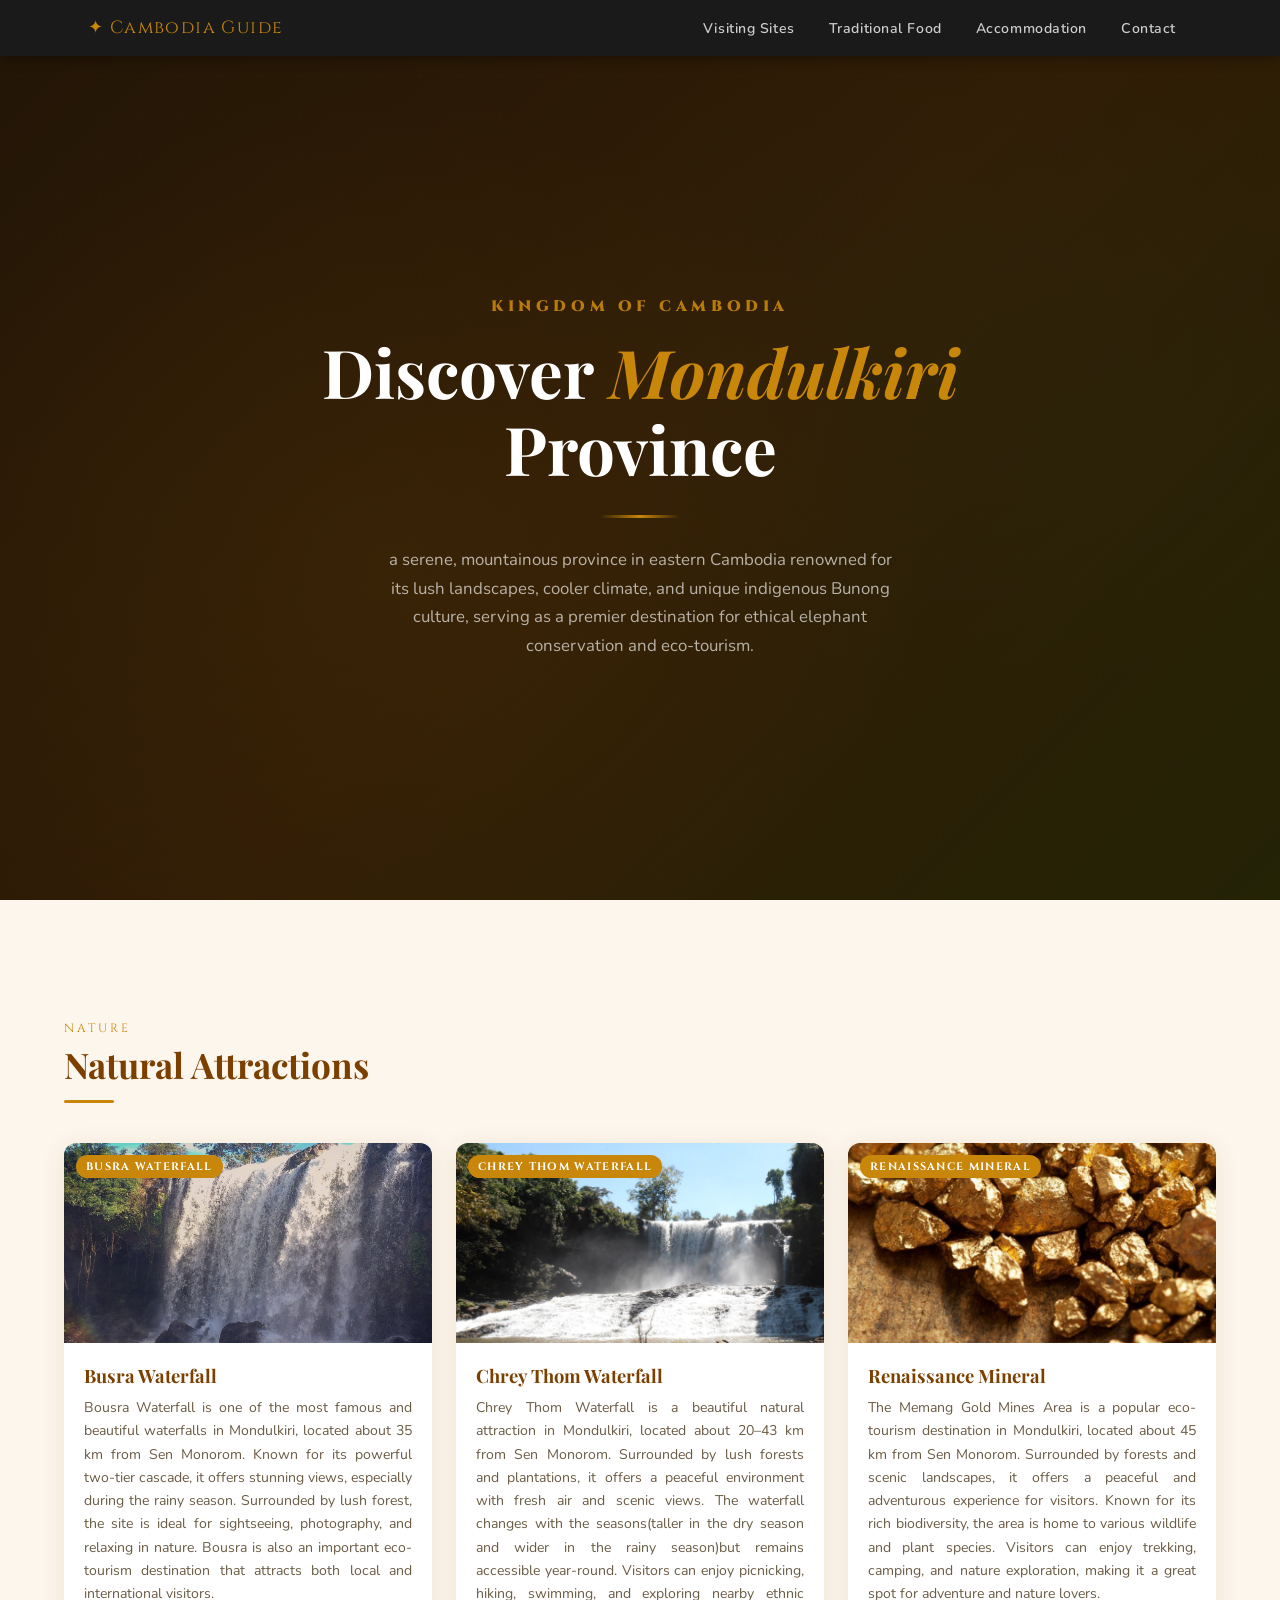
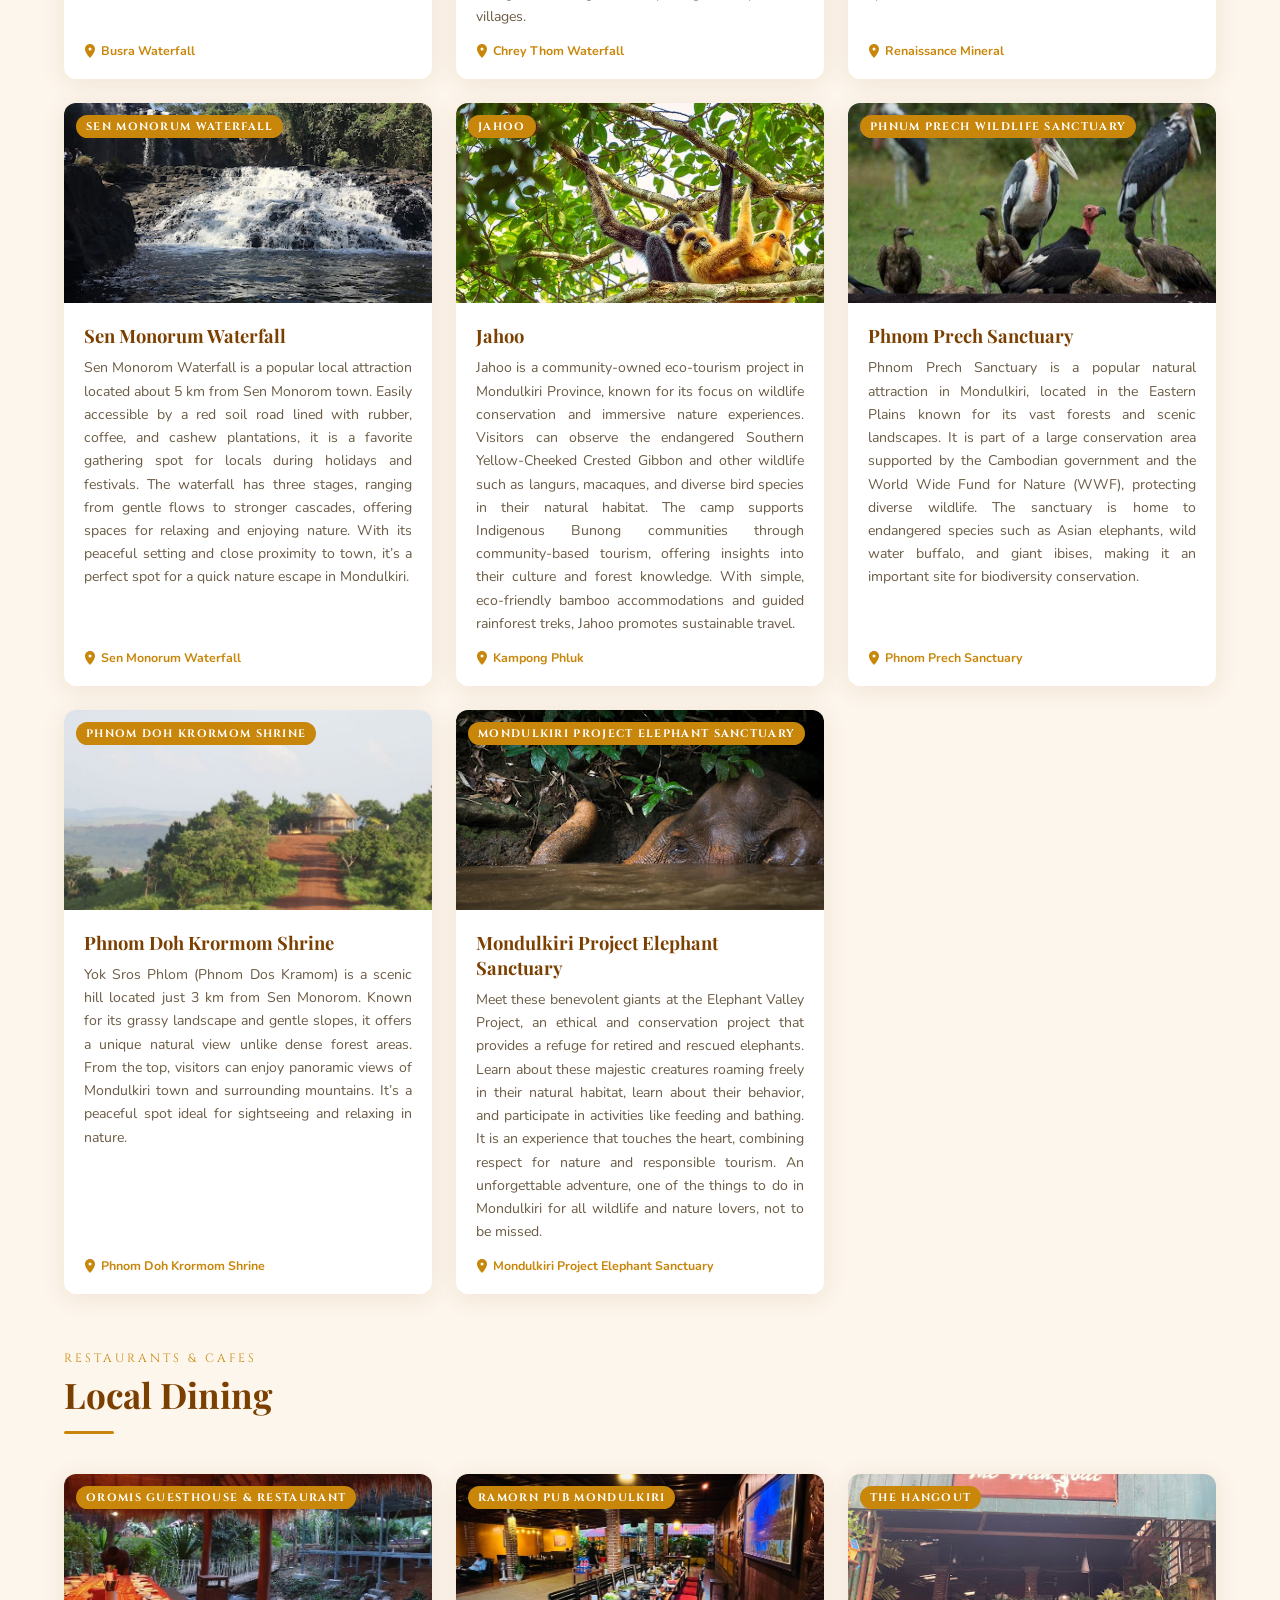
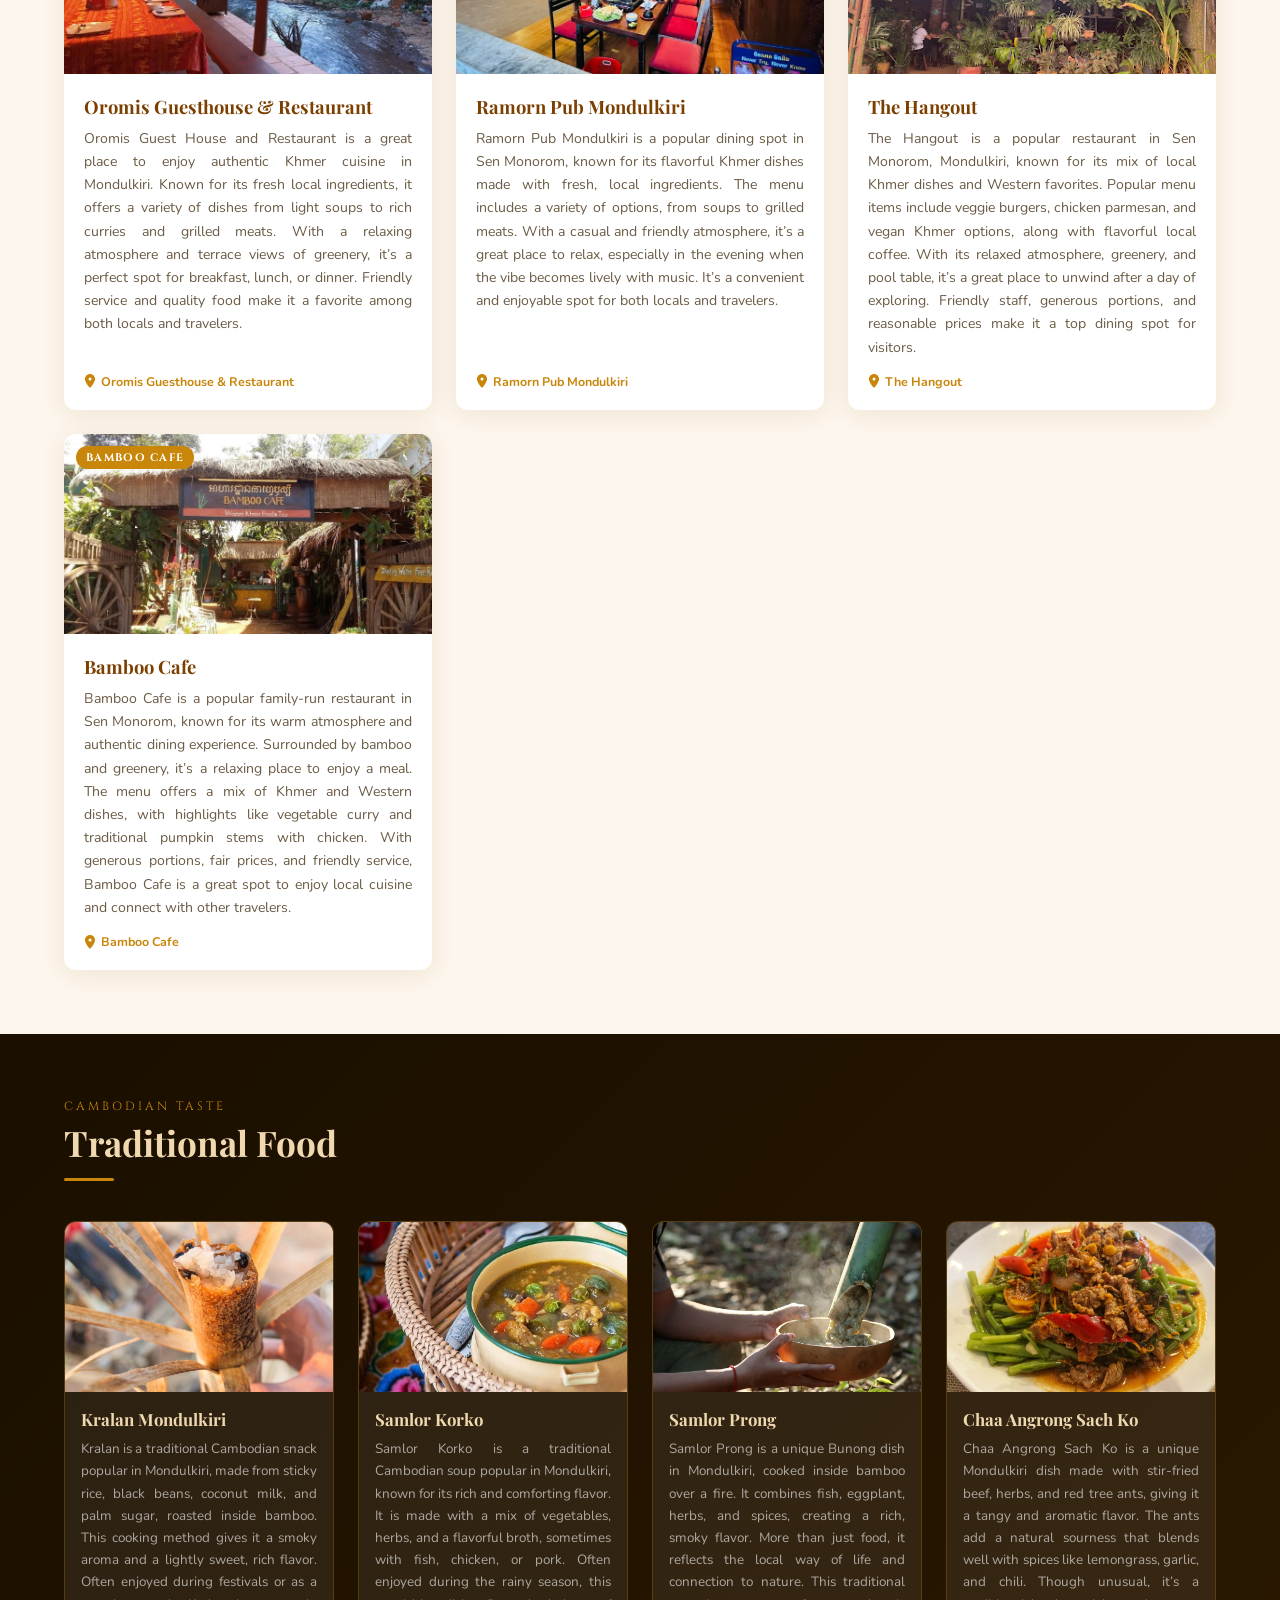
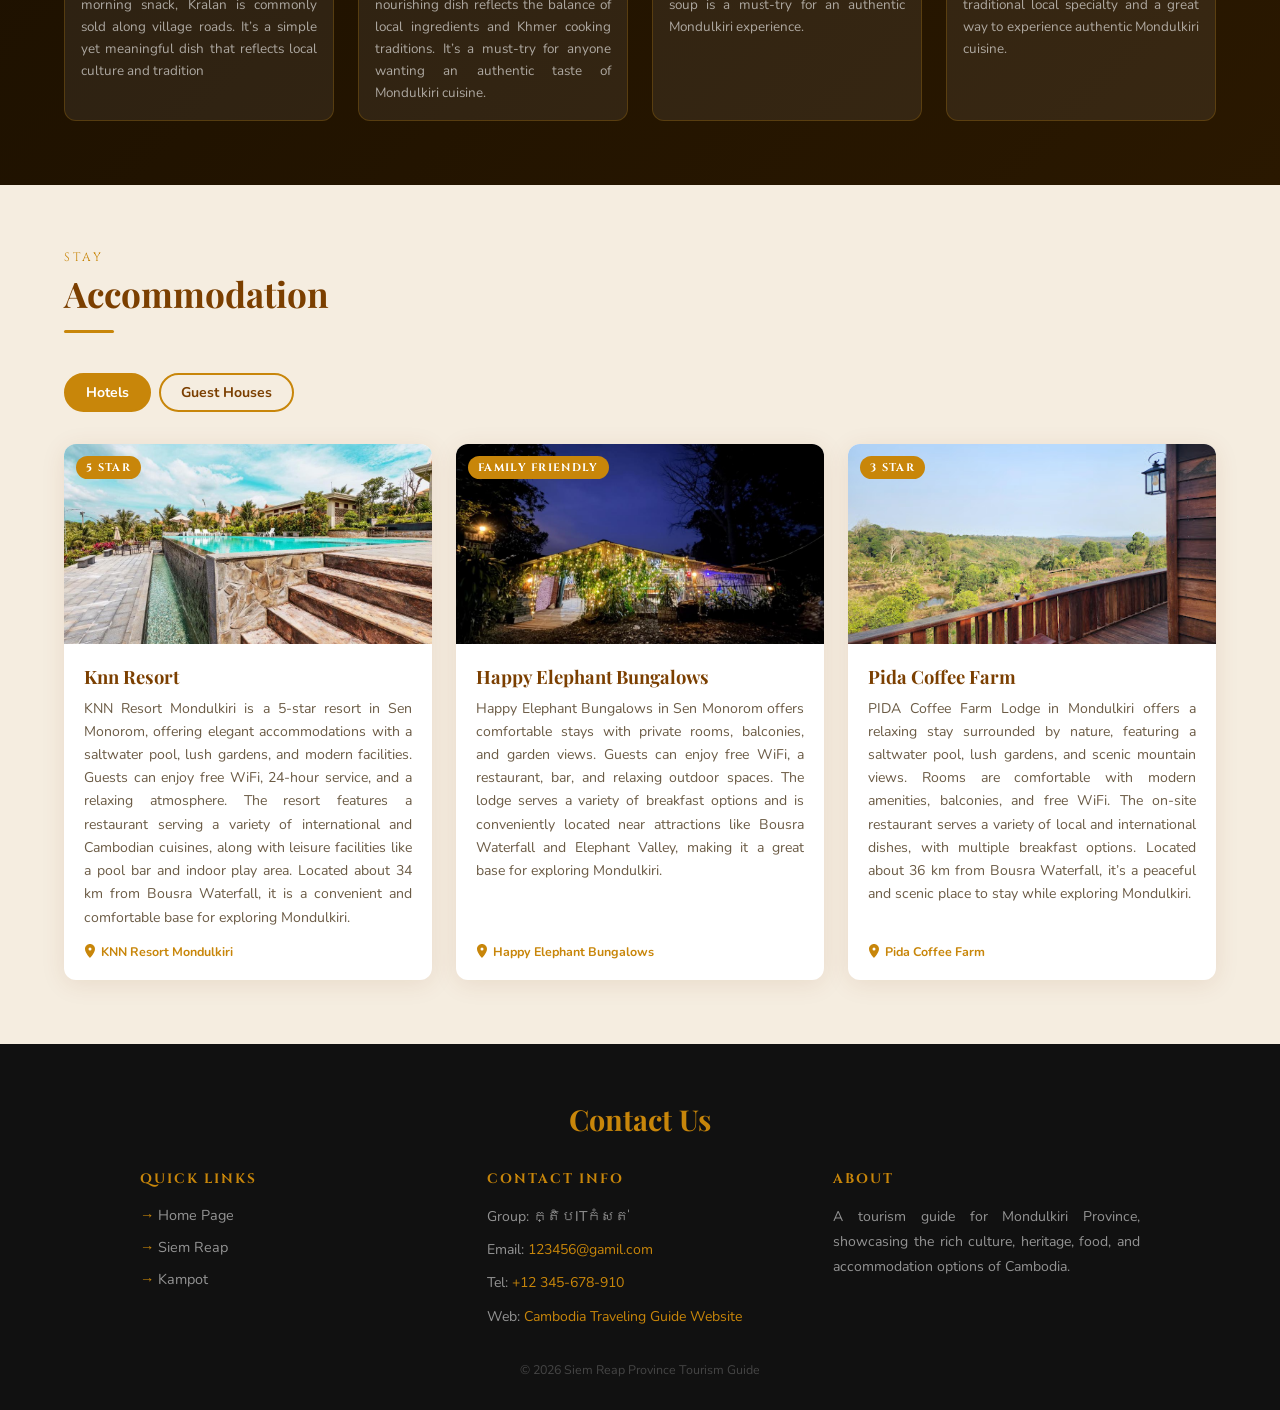
<file: mondulkiri.html>
<!DOCTYPE html>
<html lang="en">
<head>
    <meta charset="UTF-8">
    <meta name="viewport" content="width=device-width, initial-scale=1.0">
    <title>Mondulkiri Province Page</title>
    <link rel="icon" href="data:image/svg+xml,<svg xmlns='http://www.w3.org/2000/svg' viewBox='0 0 100 100'><text y='.9em' font-size='90'>🛕</text></svg>">
    <link href="https://fonts.googleapis.com/css2?family=Cinzel:wght@400;600&family=Playfair+Display:wght@600;700&family=Nunito:wght@400;600;700&display=swap" rel="stylesheet">
    <link rel="stylesheet" href="style.css">
</head>
<body>
    <header>
          <!-- Nav -->
        <nav>
            <div class="nav-inner">
                <a class="nav-brand" href="index.html">✦ Cambodia Guide</a>

                <!-- mobile only For menu -->
                <button class="nav-toggle" onclick="toggleNav()" aria-label="Menu">
                    <span></span>
                    <span></span>
                    <span></span>
                </button>

                <ul class="nav-list" id="navList">
                    <li><a href="#visiting">Visiting Sites</a></li>
                    <li><a href="#food">Traditional Food</a></li>
                    <li><a href="#accommodation">Accommodation</a></li>
                    <li><a href="#contact">Contact</a></li>
                </ul>
            </div>
        </nav>

        <!-- Hero meaning content display oy ke see jit nav -->
        <div class="hero">
            <div id="player"
                data-video-id="nWzIO9UiR3A"
                data-start="5"
                data-end="163"
                data-speed="0.8">
            </div>
            <div class="hero-overlay"></div>
            <div class="hero-content">
                <p class="hero-eyebrow">Kingdom of Cambodia</p>
                <h1 class="hero-title">Discover <em>Mondulkiri</em><br>Province</h1>
                <div class="divider"></div>
                <p class="hero-sub">a serene, mountainous province in eastern Cambodia renowned for its lush landscapes, cooler climate, and unique indigenous Bunong culture, serving as a premier destination for ethical elephant conservation and eco-tourism.</p>
            </div>
        </div>
    </header>

    <main>

        <!-- Section 1: Visiting sites-->
        <div class="section-wrap" id="visiting">
        <section>
            <!-- Nature -->
            <div class="section-header reveal" style="margin-top:56px;">
                <p class="section-tag">Nature</p>
                <h2 class="section-title">Natural Attractions</h2>
                <div class="section-divider"></div>
            </div>
            <div class="cards-grid">
        
                <div class="card reveal">
                    <div class="card-img-wrap">
                        <img src="images\mondulkiri\Visiting-site\Busrawaterfall.jpg" alt="Kampong Phluk" loading="lazy">
                        <span class="card-badge">Busra Waterfall</span>
                    </div>
                    <div class="card-body">
                        <h3 class="card-title">Busra Waterfall</h3>
                        <p class="card-desc">Bousra Waterfall is one of the most famous and beautiful waterfalls in Mondulkiri, located about 35 km from Sen Monorom. Known for its powerful two-tier cascade, it offers stunning views, especially during the rainy season. Surrounded by lush forest, the site is ideal for sightseeing, photography, and relaxing in nature. Bousra is also an important eco-tourism destination that attracts both local and international visitors.</p>
                        <div class="card-location">
                            <svg width="12" height="14" viewBox="0 0 12 14" fill="none">
                                <path d="M6 0C3.24 0 1 2.24 1 5c0 3.75 5 9 5 9s5-5.25 5-9c0-2.76-2.24-5-5-5zm0 6.5A1.5 1.5 0 1 1 6 3.5a1.5 1.5 0 0 1 0 3z" fill="#C8860A"/>
                            </svg>
                            <a href="https://maps.app.goo.gl/LtAq62XFc79oefjXA" target="_blank">Busra Waterfall</a>
                        </div>
                    </div>
                </div>
        
                <div class="card reveal">
                    <div class="card-img-wrap">
                        <img src="images\mondulkiri\Visiting-site\ChreyThomWater.jpg" alt="Chrey Thom Waterfall" loading="lazy">
                        <span class="card-badge">Chrey Thom Waterfall</span>
                    </div>
                    <div class="card-body">
                        <h3 class="card-title">Chrey Thom Waterfall</h3>
                        <p class="card-desc">Chrey Thom Waterfall is a beautiful natural attraction in Mondulkiri, located about 20–43 km from Sen Monorom. Surrounded by lush forests and plantations, it offers a peaceful environment with fresh air and scenic views. The waterfall changes with the seasons(taller in the dry season and wider in the rainy season)but remains accessible year-round. Visitors can enjoy picnicking, hiking, swimming, and exploring nearby ethnic villages.</p>
                        <div class="card-location">
                             <svg width="12" height="14" viewBox="0 0 12 14" fill="none">
                                <path d="M6 0C3.24 0 1 2.24 1 5c0 3.75 5 9 5 9s5-5.25 5-9c0-2.76-2.24-5-5-5zm0 6.5A1.5 1.5 0 1 1 6 3.5a1.5 1.5 0 0 1 0 3z" fill="#C8860A"/>
                            </svg>
                            <a href="https://maps.app.goo.gl/5LRCw4nN8KVpTWRR8" target="_blank">Chrey Thom Waterfall</a>
                        </div>
                    </div>
                </div>

                <div class="card reveal">
                    <div class="card-img-wrap">
                        <img src="images\mondulkiri\Visiting-site\gold.jpg" alt="Renaissance Mineral" loading="lazy">
                        <span class="card-badge">Renaissance Mineral</span>
                    </div>
                    <div class="card-body">
                        <h3 class="card-title">Renaissance Mineral</h3>
                        <p class="card-desc">The Memang Gold Mines Area is a popular eco-tourism destination in Mondulkiri, located about 45 km from Sen Monorom. Surrounded by forests and scenic landscapes, it offers a peaceful and adventurous experience for visitors. Known for its rich biodiversity, the area is home to various wildlife and plant species. Visitors can enjoy trekking, camping, and nature exploration, making it a great spot for adventure and nature lovers.</p>
                        <div class="card-location">
                            <svg width="12" height="14" viewBox="0 0 12 14" fill="none">
                                <path d="M6 0C3.24 0 1 2.24 1 5c0 3.75 5 9 5 9s5-5.25 5-9c0-2.76-2.24-5-5-5zm0 6.5A1.5 1.5 0 1 1 6 3.5a1.5 1.5 0 0 1 0 3z" fill="#C8860A"/>
                            </svg>
                            <a href="https://maps.app.goo.gl/4cQkviFzCwgceUsh9" target="_blank">Renaissance Mineral</a>
                        </div>
                    </div>
                </div>
        
                <div class="card reveal">
                    <div class="card-img-wrap">
                        <img src="images\mondulkiri\Visiting-site\senmonorum.jpg" alt="Sen Monorum Waterfall" loading="lazy">
                        <span class="card-badge">Sen Monorum Waterfall</span>
                    </div>
                    <div class="card-body">
                        <h3 class="card-title">Sen Monorum Waterfall</h3>
                        <p class="card-desc">Sen Monorom Waterfall is a popular local attraction located about 5 km from Sen Monorom town. Easily accessible by a red soil road lined with rubber, coffee, and cashew plantations, it is a favorite gathering spot for locals during holidays and festivals. The waterfall has three stages, ranging from gentle flows to stronger cascades, offering spaces for relaxing and enjoying nature. With its peaceful setting and close proximity to town, it’s a perfect spot for a quick nature escape in Mondulkiri.</p>
                        <div class="card-location">
                             <svg width="12" height="14" viewBox="0 0 12 14" fill="none">
                                <path d="M6 0C3.24 0 1 2.24 1 5c0 3.75 5 9 5 9s5-5.25 5-9c0-2.76-2.24-5-5-5zm0 6.5A1.5 1.5 0 1 1 6 3.5a1.5 1.5 0 0 1 0 3z" fill="#C8860A"/>
                            </svg>
                            <a href="https://maps.app.goo.gl/Ndd7zL2Te9rDsXuz6" target="_blank">Sen Monorum Waterfall</a>
                        </div>
                    </div>
                </div>

                <div class="card reveal">
                    <div class="card-img-wrap">
                        <img src="images\mondulkiri\Visiting-site\Jahoo.jpg" alt="Jahoo" loading="lazy">
                        <span class="card-badge">Jahoo</span>
                    </div>
                    <div class="card-body">
                        <h3 class="card-title">Jahoo</h3>
                        <p class="card-desc">Jahoo is a community-owned eco-tourism project in Mondulkiri Province, known for its focus on wildlife conservation and immersive nature experiences. Visitors can observe the endangered Southern Yellow-Cheeked Crested Gibbon and other wildlife such as langurs, macaques, and diverse bird species in their natural habitat. The camp supports Indigenous Bunong communities through community-based tourism, offering insights into their culture and forest knowledge. With simple, eco-friendly bamboo accommodations and guided rainforest treks, Jahoo promotes sustainable travel.</p>
                        <div class="card-location">
                            <svg width="12" height="14" viewBox="0 0 12 14" fill="none">
                                <path d="M6 0C3.24 0 1 2.24 1 5c0 3.75 5 9 5 9s5-5.25 5-9c0-2.76-2.24-5-5-5zm0 6.5A1.5 1.5 0 1 1 6 3.5a1.5 1.5 0 0 1 0 3z" fill="#C8860A"/>
                            </svg>
                            <a href="https://maps.app.goo.gl/3hSroerxU6oMzdig7" target="_blank">Kampong Phluk</a>
                        </div>
                    </div>
                </div>
        
                <div class="card reveal">
                    <div class="card-img-wrap">
                        <img src="images\mondulkiri\Visiting-site\PhnomPrech.jpg" alt="Phnom Prech" loading="lazy">
                        <span class="card-badge">Phnum Prech Wildlife Sanctuary</span>
                    </div>
                    <div class="card-body">
                        <h3 class="card-title">Phnom Prech Sanctuary</h3>
                        <p class="card-desc">Phnom Prech Sanctuary is a popular natural attraction in Mondulkiri, located in the Eastern Plains known for its vast forests and scenic landscapes. It is part of a large conservation area supported by the Cambodian government and the World Wide Fund for Nature (WWF), protecting diverse wildlife. The sanctuary is home to endangered species such as Asian elephants, wild water buffalo, and giant ibises, making it an important site for biodiversity conservation.</p>
                        <div class="card-location">
                             <svg width="12" height="14" viewBox="0 0 12 14" fill="none">
                                <path d="M6 0C3.24 0 1 2.24 1 5c0 3.75 5 9 5 9s5-5.25 5-9c0-2.76-2.24-5-5-5zm0 6.5A1.5 1.5 0 1 1 6 3.5a1.5 1.5 0 0 1 0 3z" fill="#C8860A"/>
                            </svg>
                            <a href="https://maps.app.goo.gl/qbr2c5CzToC5D7YM9" target="_blank">Phnom Prech Sanctuary</a>
                        </div>
                    </div>
                </div>

                <div class="card reveal">
                    <div class="card-img-wrap">
                        <img src="images\mondulkiri\Visiting-site\Phnomdoskromum.jpg" alt="Phnom Doh Krormom Shrine" loading="lazy">
                        <span class="card-badge">Phnom Doh Krormom Shrine</span>
                    </div>
                    <div class="card-body">
                        <h3 class="card-title">Phnom Doh Krormom Shrine</h3>
                        <p class="card-desc">Yok Sros Phlom (Phnom Dos Kramom) is a scenic hill located just 3 km from Sen Monorom. Known for its grassy landscape and gentle slopes, it offers a unique natural view unlike dense forest areas. From the top, visitors can enjoy panoramic views of Mondulkiri town and surrounding mountains. It’s a peaceful spot ideal for sightseeing and relaxing in nature.</p>
                        <div class="card-location">
                            <svg width="12" height="14" viewBox="0 0 12 14" fill="none">
                                <path d="M6 0C3.24 0 1 2.24 1 5c0 3.75 5 9 5 9s5-5.25 5-9c0-2.76-2.24-5-5-5zm0 6.5A1.5 1.5 0 1 1 6 3.5a1.5 1.5 0 0 1 0 3z" fill="#C8860A"/>
                            </svg>
                            <a href="https://maps.app.goo.gl/fCtwjtP2nhFPm2oY9" target="_blank">Phnom Doh Krormom Shrine</a>
                        </div>
                    </div>
                </div>
        
                <div class="card reveal">
                    <div class="card-img-wrap">
                        <img src="images\mondulkiri\Visiting-site\ProjElephant.jpg" alt="Mondulkiri Project Elephant Sanctuary" loading="lazy">
                        <span class="card-badge">Mondulkiri Project Elephant Sanctuary</span>
                    </div>
                    <div class="card-body">
                        <h3 class="card-title">Mondulkiri Project Elephant Sanctuary</h3>
                        <p class="card-desc">Meet these benevolent giants at the Elephant Valley Project, an ethical and conservation project that provides a refuge for retired and rescued elephants. Learn about these majestic creatures roaming freely in their natural habitat, learn about their behavior, and participate in activities like feeding and bathing. It is an experience that touches the heart, combining respect for nature and responsible tourism. An unforgettable adventure, one of the things to do in Mondulkiri for all wildlife and nature lovers, not to be missed.</p>
                        <div class="card-location">
                             <svg width="12" height="14" viewBox="0 0 12 14" fill="none">
                                <path d="M6 0C3.24 0 1 2.24 1 5c0 3.75 5 9 5 9s5-5.25 5-9c0-2.76-2.24-5-5-5zm0 6.5A1.5 1.5 0 1 1 6 3.5a1.5 1.5 0 0 1 0 3z" fill="#C8860A"/>
                            </svg>
                            <a href="https://maps.app.goo.gl/JzDnLEcymJooyd9LA" target="_blank">Mondulkiri Project Elephant Sanctuary</a>
                        </div>
                    </div>
                </div>
            </div>
            <!-- Restaurants -->
             <div class="section-header reveal" style="margin-top:56px;">
                <p class="section-tag">Restaurants & Cafes</p>
                <h2 class="section-title">Local Dining</h2>
                <div class="section-divider"></div>
            </div>
            <div class="cards-grid">
        
                <div class="card reveal">
                    <div class="card-img-wrap">
                        <img src="images\mondulkiri\Visiting-site\oromisGuesthous.jpg" alt="Oromis Guesthouse & Restaurant" loading="lazy">
                        <span class="card-badge">Oromis Guesthouse & Restaurant</span>
                    </div>
                    <div class="card-body">
                        <h3 class="card-title">Oromis Guesthouse & Restaurant</h3>
                        <p class="card-desc">Oromis Guest House and Restaurant is a great place to enjoy authentic Khmer cuisine in Mondulkiri. Known for its fresh local ingredients, it offers a variety of dishes from light soups to rich curries and grilled meats. With a relaxing atmosphere and terrace views of greenery, it’s a perfect spot for breakfast, lunch, or dinner. Friendly service and quality food make it a favorite among both locals and travelers.</p>
                        <div class="card-location">
                            <svg width="12" height="14" viewBox="0 0 12 14" fill="none">
                                <path d="M6 0C3.24 0 1 2.24 1 5c0 3.75 5 9 5 9s5-5.25 5-9c0-2.76-2.24-5-5-5zm0 6.5A1.5 1.5 0 1 1 6 3.5a1.5 1.5 0 0 1 0 3z" fill="#C8860A"/>
                            </svg>
                            <a href="https://maps.app.goo.gl/bJzPjw9CVTEMBcKV7" target="_blank">Oromis Guesthouse & Restaurant</a>
                        </div>
                    </div>
                </div>
        
                <div class="card reveal">
                    <div class="card-img-wrap">
                        <img src="images\mondulkiri\Visiting-site\RamornPub.jpg" alt="Ramorn Pub Mondulkiri" loading="lazy">
                        <span class="card-badge">Ramorn Pub Mondulkiri</span>
                    </div>
                    <div class="card-body">
                        <h3 class="card-title">Ramorn Pub Mondulkiri</h3>
                        <p class="card-desc">Ramorn Pub Mondulkiri is a popular dining spot in Sen Monorom, known for its flavorful Khmer dishes made with fresh, local ingredients. The menu includes a variety of options, from soups to grilled meats.
With a casual and friendly atmosphere, it’s a great place to relax, especially in the evening when the vibe becomes lively with music. It’s a convenient and enjoyable spot for both locals and travelers.</p>
                        <div class="card-location">
                             <svg width="12" height="14" viewBox="0 0 12 14" fill="none">
                                <path d="M6 0C3.24 0 1 2.24 1 5c0 3.75 5 9 5 9s5-5.25 5-9c0-2.76-2.24-5-5-5zm0 6.5A1.5 1.5 0 1 1 6 3.5a1.5 1.5 0 0 1 0 3z" fill="#C8860A"/>
                            </svg>
                            <a href="https://maps.app.goo.gl/ZAJvRzos4XT8LkN87" target="_blank">Ramorn Pub Mondulkiri</a>
                        </div>
                    </div>
                </div>
        
                <div class="card reveal">
                    <div class="card-img-wrap">
                        <img src="images\mondulkiri\Visiting-site\Thehangout.jpg" alt="The Hangout" loading="lazy">
                        <span class="card-badge">The Hangout</span>
                    </div>
                    <div class="card-body">
                        <h3 class="card-title">The Hangout</h3>
                        <p class="card-desc">The Hangout is a popular restaurant in Sen Monorom, Mondulkiri, known for its mix of local Khmer dishes and Western favorites. Popular menu items include veggie burgers, chicken parmesan, and vegan Khmer options, along with flavorful local coffee. With its relaxed atmosphere, greenery, and pool table, it’s a great place to unwind after a day of exploring. Friendly staff, generous portions, and reasonable prices make it a top dining spot for visitors.</p>
                        <div class="card-location">
                            <svg width="12" height="14" viewBox="0 0 12 14" fill="none">
                                <path d="M6 0C3.24 0 1 2.24 1 5c0 3.75 5 9 5 9s5-5.25 5-9c0-2.76-2.24-5-5-5zm0 6.5A1.5 1.5 0 1 1 6 3.5a1.5 1.5 0 0 1 0 3z" fill="#C8860A"/>
                            </svg>
                            <a href="https://maps.app.goo.gl/PHKPz1DQxSDtF8aK7" target="_blank">The Hangout</a>
                        </div>
                    </div>
                </div>
        
                <div class="card reveal">
                    <div class="card-img-wrap">
                        <img src="images\mondulkiri\Visiting-site\BambooCafe.jpg" alt="Bamboo Cafe" loading="lazy">
                        <span class="card-badge">Bamboo Cafe</span>
                    </div>
                    <div class="card-body">
                        <h3 class="card-title">Bamboo Cafe</h3>
                        <p class="card-desc">Bamboo Cafe is a popular family-run restaurant in Sen Monorom, known for its warm atmosphere and authentic dining experience. Surrounded by bamboo and greenery, it’s a relaxing place to enjoy a meal. The menu offers a mix of Khmer and Western dishes, with highlights like vegetable curry and traditional pumpkin stems with chicken. With generous portions, fair prices, and friendly service, Bamboo Cafe is a great spot to enjoy local cuisine and connect with other travelers.</p>
                        <div class="card-location">
                            <svg width="12" height="14" viewBox="0 0 12 14" fill="none">
                                <path d="M6 0C3.24 0 1 2.24 1 5c0 3.75 5 9 5 9s5-5.25 5-9c0-2.76-2.24-5-5-5zm0 6.5A1.5 1.5 0 1 1 6 3.5a1.5 1.5 0 0 1 0 3z" fill="#C8860A"/>
                            </svg>
                            <a href="https://maps.app.goo.gl/jEETukJmiHCapxsj8" target="_blank">Bamboo Cafe</a>
                        </div>
                    </div>
                </div>
            </div>
        </section>
    </div>


    <!-- Section 2: TRADITIONAL FOOD-->
        <div class="section-wrap dark-bg" id="food">
            <section>
                <div class="section-header reveal">
                    <p class="section-tag"> Cambodian Taste</p>
                    <h2 class="section-title">Traditional Food</h2>
                    <div class="section-divider"></div>
                </div>
                <div class="food-grid">
            
                    <div class="food-card reveal">
                        <div class="card-img-wrap">
                            <img src="images\mondulkiri\foods\700-kralan-mondulkiri.jpg" alt="Kralan Mondulkiri" loading="lazy">
                        </div>
                        <div class="card-body">
                            <h3 class="card-title">Kralan Mondulkiri</h3>
                            <p class="card-desc">Kralan is a traditional Cambodian snack popular in Mondulkiri, made from sticky rice, black beans, coconut milk, and palm sugar, roasted inside bamboo. This cooking method gives it a smoky aroma and a lightly sweet, rich flavor. Often enjoyed during festivals or as a morning snack, Kralan is commonly sold along village roads. It’s a simple yet meaningful dish that reflects local culture and tradition</p>
                        </div>
                    </div>
            
                    <div class="food-card reveal">
                        <div class="card-img-wrap">
                            <img src="images\mondulkiri\foods\700-salomr-korko-mondulkiri.jpg" alt="Samlor Korko" loading="lazy">
                        </div>
                        <div class="card-body">
                            <h3 class="card-title">Samlor Korko</h3>
                            <p class="card-desc">Samlor Korko is a traditional Cambodian soup popular in Mondulkiri, known for its rich and comforting flavor. It is made with a mix of vegetables, herbs, and a flavorful broth, sometimes with fish, chicken, or pork. Often enjoyed during the rainy season, this nourishing dish reflects the balance of local ingredients and Khmer cooking traditions. It’s a must-try for anyone wanting an authentic taste of Mondulkiri cuisine.</p>
                        </div>
                    </div>
            
                    <div class="food-card reveal">
                        <div class="card-img-wrap">
                            <img src="images\mondulkiri\foods\SomlorProng.jpg" alt="Samlor Prong" loading="lazy">
                        </div>
                        <div class="card-body">
                            <h3 class="card-title">Samlor Prong</h3>
                            <p class="card-desc">Samlor Prong is a unique Bunong dish in Mondulkiri, cooked inside bamboo over a fire. It combines fish, eggplant, herbs, and spices, creating a rich, smoky flavor. More than just food, it reflects the local way of life and connection to nature. This traditional soup is a must-try for an authentic Mondulkiri experience.</p>
                        </div>
                    </div>
            
                    <div class="food-card reveal">
                        <div class="card-img-wrap">
                            <img src="images\mondulkiri\foods\Chaorkrong.jpg" alt="Chaa Angrong Sach Ko" loading="lazy">
                        </div>
                        <div class="card-body">
                            <h3 class="card-title">Chaa Angrong Sach Ko</h3>
                            <p class="card-desc">Chaa Angrong Sach Ko is a unique Mondulkiri dish made with stir-fried beef, herbs, and red tree ants, giving it a tangy and aromatic flavor. The ants add a natural sourness that blends well with spices like lemongrass, garlic, and chili. Though unusual, it’s a traditional local specialty and a great way to experience authentic Mondulkiri cuisine.</p>
                        </div>
                    </div>
                </div>
            </section>
        </div>

        <!-- Section 3: ACCOMMODATION-->

        <div class="section-wrap alt-bg" id="accommodation">
            <section>
                <div class="section-header reveal">
                    <p class="section-tag">Stay</p>
                    <h2 class="section-title">Accommodation</h2>
                    <div class="section-divider"></div>
                </div>
            
                <div class="tabs reveal">
                    <button class="tab-btn active" onclick="showTab('hotels')">Hotels</button>
                    <button class="tab-btn" onclick="showTab('guesthouses')">Guest Houses</button>
                </div>
            
                <!-- Hotels -->
                <div class="tab-panel cards-grid active" id="tab-hotels">
            
                    <div class="card">
                        <div class="card-img-wrap">
                            <img src="images\mondulkiri\Accommodation\KnnResort.jpg" alt="Knn Resort" loading="lazy">
                            <span class="card-badge">5 Star</span>
                        </div>
                        <div class="card-body">
                            <h3 class="card-title">Knn Resort</h3>
                            <p class="card-desc">KNN Resort Mondulkiri is a 5-star resort in Sen Monorom, offering elegant accommodations with a saltwater pool, lush gardens, and modern facilities. Guests can enjoy free WiFi, 24-hour service, and a relaxing atmosphere. The resort features a restaurant serving a variety of international and Cambodian cuisines, along with leisure facilities like a pool bar and indoor play area. Located about 34 km from Bousra Waterfall, it is a convenient and comfortable base for exploring Mondulkiri.</p>
                            <div class="card-location">
                                <svg width="12" height="14" viewBox="0 0 12 14" fill="none">
                                <path d="M6 0C3.24 0 1 2.24 1 5c0 3.75 5 9 5 9s5-5.25 5-9c0-2.76-2.24-5-5-5zm0 6.5A1.5 1.5 0 1 1 6 3.5a1.5 1.5 0 0 1 0 3z" fill="#C8860A"/>
                                </svg>
                            <a href="https://maps.app.goo.gl/UMqEowgeiViY38jj8" target="_blank">KNN Resort Mondulkiri</a>
                            </div>
                        </div>
                    </div>
            
                    <div class="card">
                        <div class="card-img-wrap">
                            <img src="images\mondulkiri\Accommodation\HappyElephant.jpg" alt="Happy Elephant Bungalows" loading="lazy">
                            <span class="card-badge">Family Friendly</span>
                        </div>
                        <div class="card-body">
                            <h3 class="card-title">Happy Elephant Bungalows</h3>
                            <p class="card-desc">Happy Elephant Bungalows in Sen Monorom offers comfortable stays with private rooms, balconies, and garden views. Guests can enjoy free WiFi, a restaurant, bar, and relaxing outdoor spaces. The lodge serves a variety of breakfast options and is conveniently located near attractions like Bousra Waterfall and Elephant Valley, making it a great base for exploring Mondulkiri.</p>
                            <div class="card-location">
                                <svg width="12" height="14" viewBox="0 0 12 14" fill="none">
                                <path d="M6 0C3.24 0 1 2.24 1 5c0 3.75 5 9 5 9s5-5.25 5-9c0-2.76-2.24-5-5-5zm0 6.5A1.5 1.5 0 1 1 6 3.5a1.5 1.5 0 0 1 0 3z" fill="#C8860A"/>
                                </svg>
                                <a href="https://maps.app.goo.gl/hrRiXDviZHz4Rcq47" target="_blank">Happy Elephant Bungalows</a>
                            </div>
                        </div>
                    </div>
            
                    <div class="card">
                        <div class="card-img-wrap">
                            <img src="images\mondulkiri\Accommodation\PidaCoffee.jpg" alt="Pida Coffee Farm" loading="lazy">
                            <span class="card-badge">3 Star</span>
                        </div>
                        <div class="card-body">
                            <h3 class="card-title">Pida Coffee Farm</h3>
                            <p class="card-desc">PIDA Coffee Farm Lodge in Mondulkiri offers a relaxing stay surrounded by nature, featuring a saltwater pool, lush gardens, and scenic mountain views. Rooms are comfortable with modern amenities, balconies, and free WiFi. The on-site restaurant serves a variety of local and international dishes, with multiple breakfast options. Located about 36 km from Bousra Waterfall, it’s a peaceful and scenic place to stay while exploring Mondulkiri.</p>
                            <div class="card-location">
                                <svg width="12" height="14" viewBox="0 0 12 14" fill="none">
                                <path d="M6 0C3.24 0 1 2.24 1 5c0 3.75 5 9 5 9s5-5.25 5-9c0-2.76-2.24-5-5-5zm0 6.5A1.5 1.5 0 1 1 6 3.5a1.5 1.5 0 0 1 0 3z" fill="#C8860A"/>
                                </svg>
                                <a href="https://maps.app.goo.gl/MzC99GfA313TmX8t8" target="_blank">Pida Coffee Farm</a>
                            </div>
                        </div>
                    </div>            
                </div>
            
                <!-- Guest Houses -->
                <div class="tab-panel cards-grid" id="tab-guesthouses">
            
                    <div class="card">
                        <div class="card-img-wrap">
                            <img src="images\mondulkiri\Accommodation\AvocadoGuesthouse.jpg" alt="Avocado Guesthouse" loading="lazy">
                            <span class="card-badge">Khmer Style</span>
                        </div>
                        <div class="card-body">
                            <h3 class="card-title">Avocado Guesthouse</h3>
                            <p class="card-desc">Avocado Guesthouse in Sen Monorom offers comfortable, air-conditioned rooms with modern amenities and free WiFi. Guests can relax on the terrace and enjoy mountain views. The on-site restaurant serves European cuisine with various dietary options. Located about 33 km from Bousra Waterfall, it’s a convenient and cozy place to stay in Mondulkiri.</p>
                            <div class="card-location">
                                <svg width="12" height="14" viewBox="0 0 12 14" fill="none">
                                <path d="M6 0C3.24 0 1 2.24 1 5c0 3.75 5 9 5 9s5-5.25 5-9c0-2.76-2.24-5-5-5zm0 6.5A1.5 1.5 0 1 1 6 3.5a1.5 1.5 0 0 1 0 3z" fill="#C8860A"/>
                                </svg>
                                <a href="https://maps.app.goo.gl/P1mdJ4Z2H2VvHqiW7" target="_blank">Avocado Guesthouse</a>
                            </div>
                        </div>
                    </div>
            
                    <div class="card">
                        <div class="card-img-wrap">
                            <img src="images\mondulkiri\Accommodation\manelGuesthouse.jpg" alt="Manel Guesthouse" loading="lazy">
                            <span class="card-badge">Khmer Style</span>
                        </div>
                        <div class="card-body">
                            <h3 class="card-title">Manel Guesthouse</h3>
                            <p class="card-desc">Manel Guesthouse and Restaurant in Sen Monorom offers comfortable rooms with air-conditioning, private bathrooms, and free WiFi. Guests can enjoy a terrace, 24-hour service, and a relaxing stay. The on-site restaurant serves Asian and vegetarian meals, with options for special diets. Located about 31 km from Bousra Waterfall, it’s a convenient and welcoming place to stay in Mondulkiri.</p>
                            <div class="card-location">
                                <svg width="12" height="14" viewBox="0 0 12 14" fill="none">
                                <path d="M6 0C3.24 0 1 2.24 1 5c0 3.75 5 9 5 9s5-5.25 5-9c0-2.76-2.24-5-5-5zm0 6.5A1.5 1.5 0 1 1 6 3.5a1.5 1.5 0 0 1 0 3z" fill="#C8860A"/>
                                </svg>
                                <a href="https://maps.app.goo.gl/tBne8M4WNn5V99b16" target="_blank">Manel Guesthouse</a>
                            </div>
                        </div>
                    </div>
                </div>
            </section>
            </div>
    </main>

    <!-- FOOTER -->
    <footer id="contact">
        <h2>Contact Us</h2>
        <div class="footer-divider"></div>
            <div class="footer-grid">
                <!-- Quick Links -->
                <div class="footer-col">
                    <h3 class="footer-col-title">Quick Links</h3>
                    <ul class="footer-links">
                        <li><a href="index.html">Home Page</a></li>
                        <li><a href="siem-reap.html">Siem Reap</a></li>
                        <li><a href="kompot.html">Kampot</a></li>
                    </ul>
                </div>

                <!-- Contact Info -->
                <div class="footer-col">
                    <h3 class="footer-col-title">Contact Info</h3>
                    <p>Group: ក្តិបITកំសត់ </p>
                    <p style="margin-top:8px;">
                        Email: <a href="123456@gamil.com">123456@gamil.com</a>
                    </p>
                    <p style="margin-top:8px;">
                        Tel: <a href="+12 345-678-910">+12 345-678-910</a>
                    </p>
                    <p style="margin-top:8px;">
                        Web: <a href="https://cambodia-traveling-guide-website.vercel.app/" target="_blank">Cambodia Traveling Guide Website</a>
                    </p>
                </div>

                <!-- About -->
                <div class="footer-col">
                    <h3 class="footer-col-title">About</h3>
                    <p>A tourism guide for Mondulkiri Province, showcasing the rich culture, heritage, food, and accommodation options of Cambodia.</p>
                </div>

            </div>

            <div class="footer-divider"></div>
            <p class="footer-copy">© 2026 Siem Reap Province Tourism Guide</p>
        </footer>

    <script src="script.js"></script>
</body>
</html>
</file>
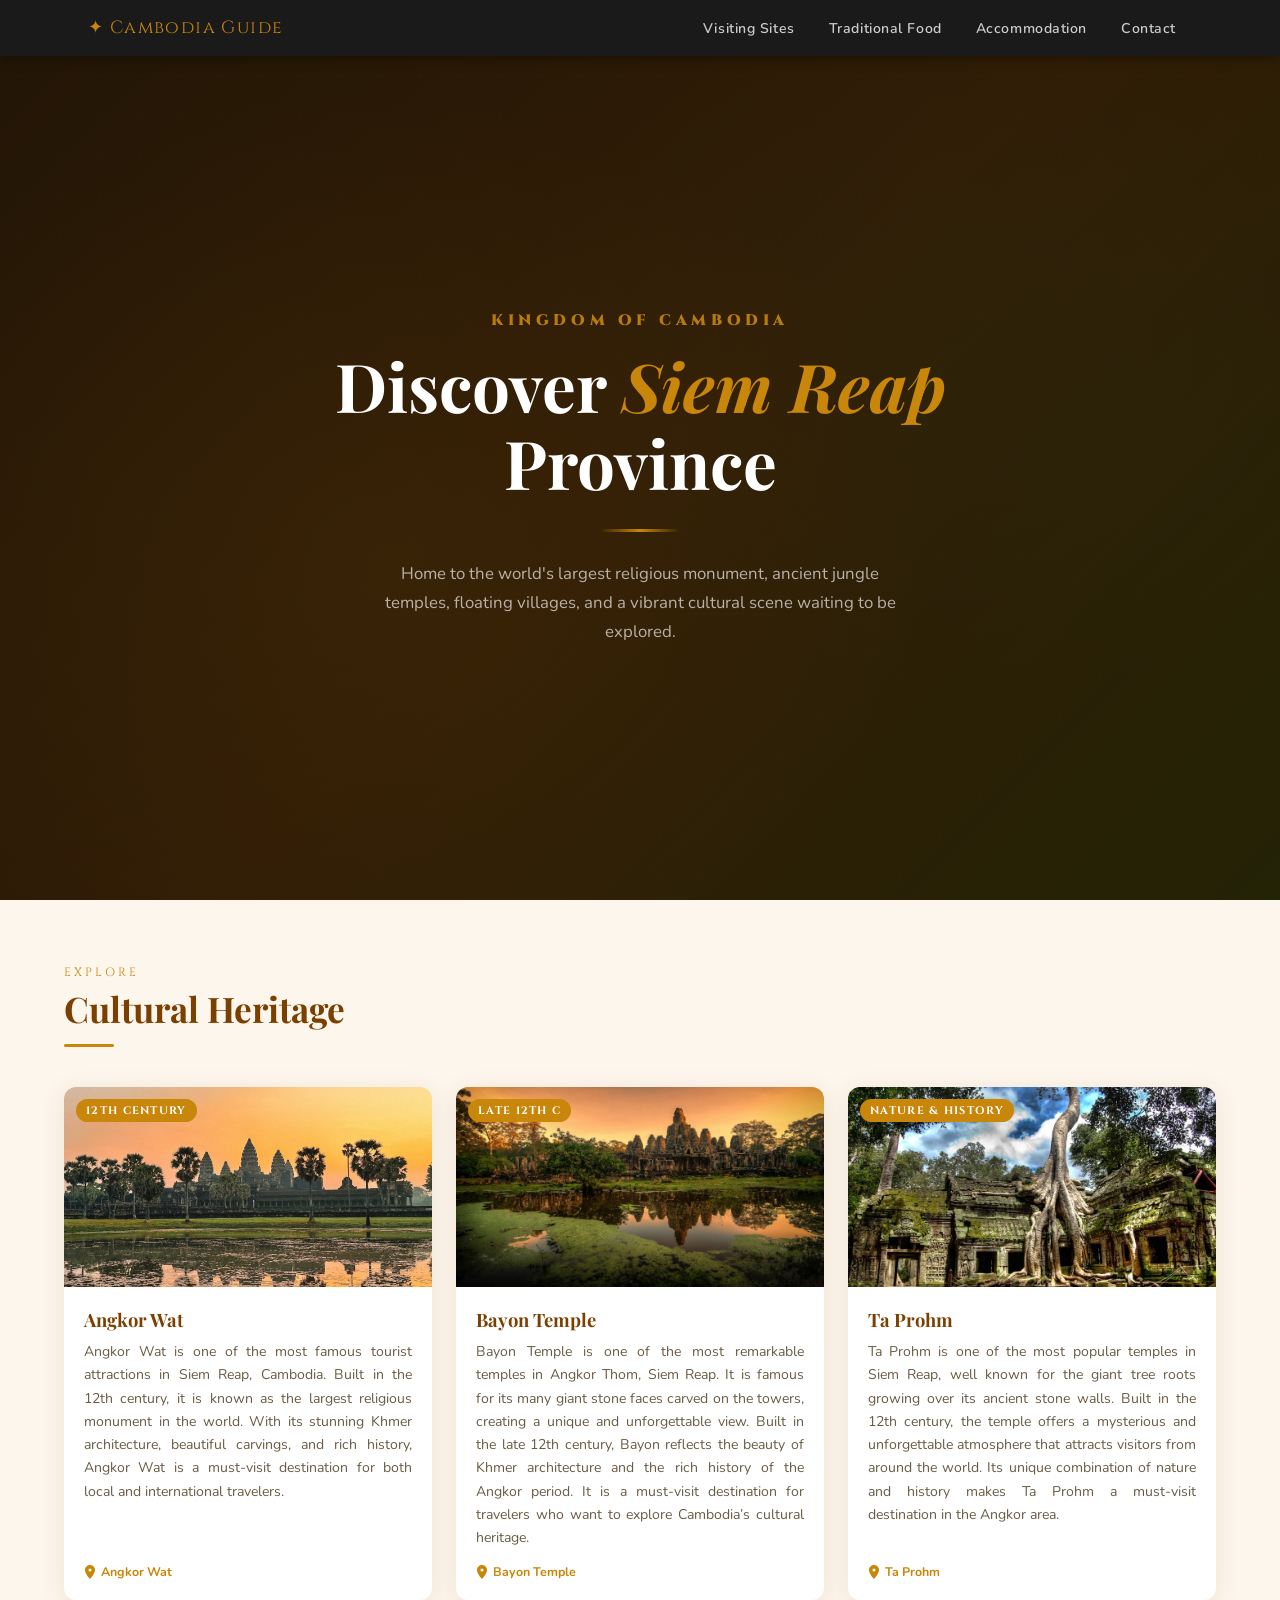
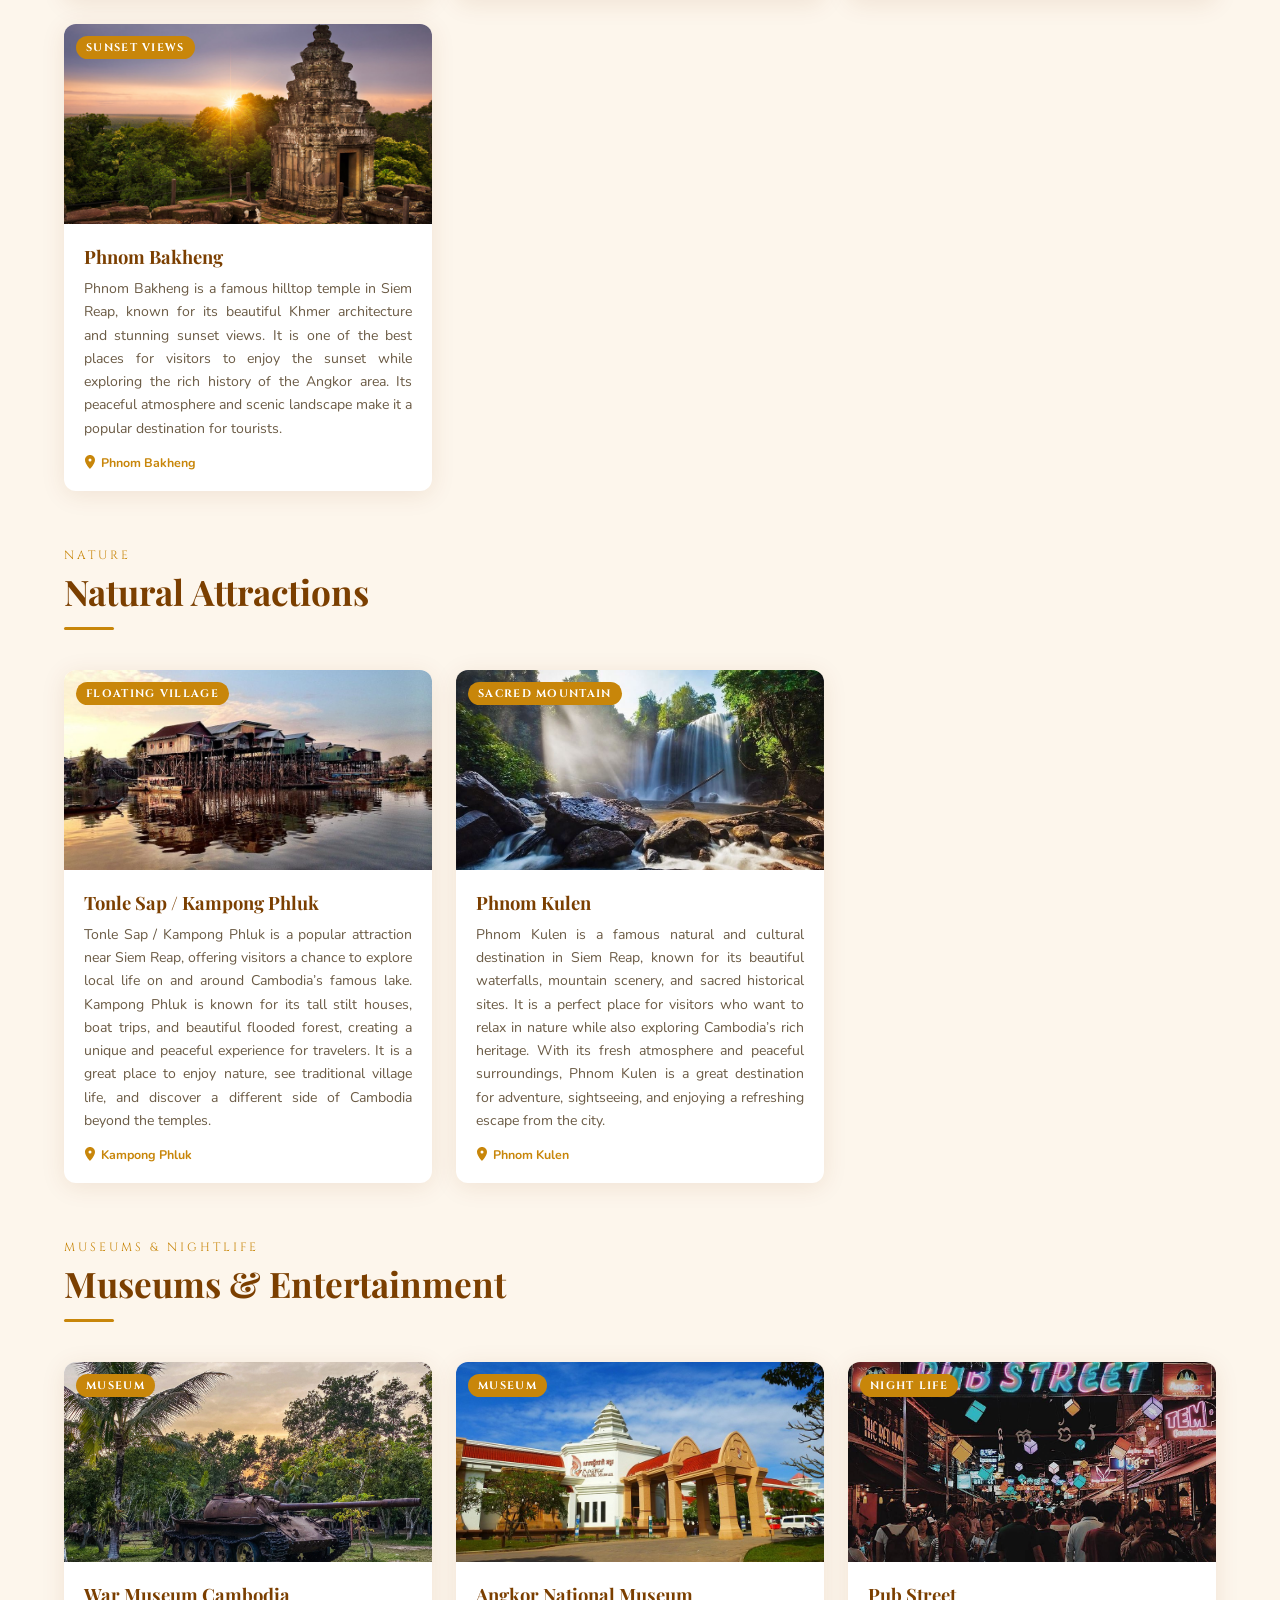
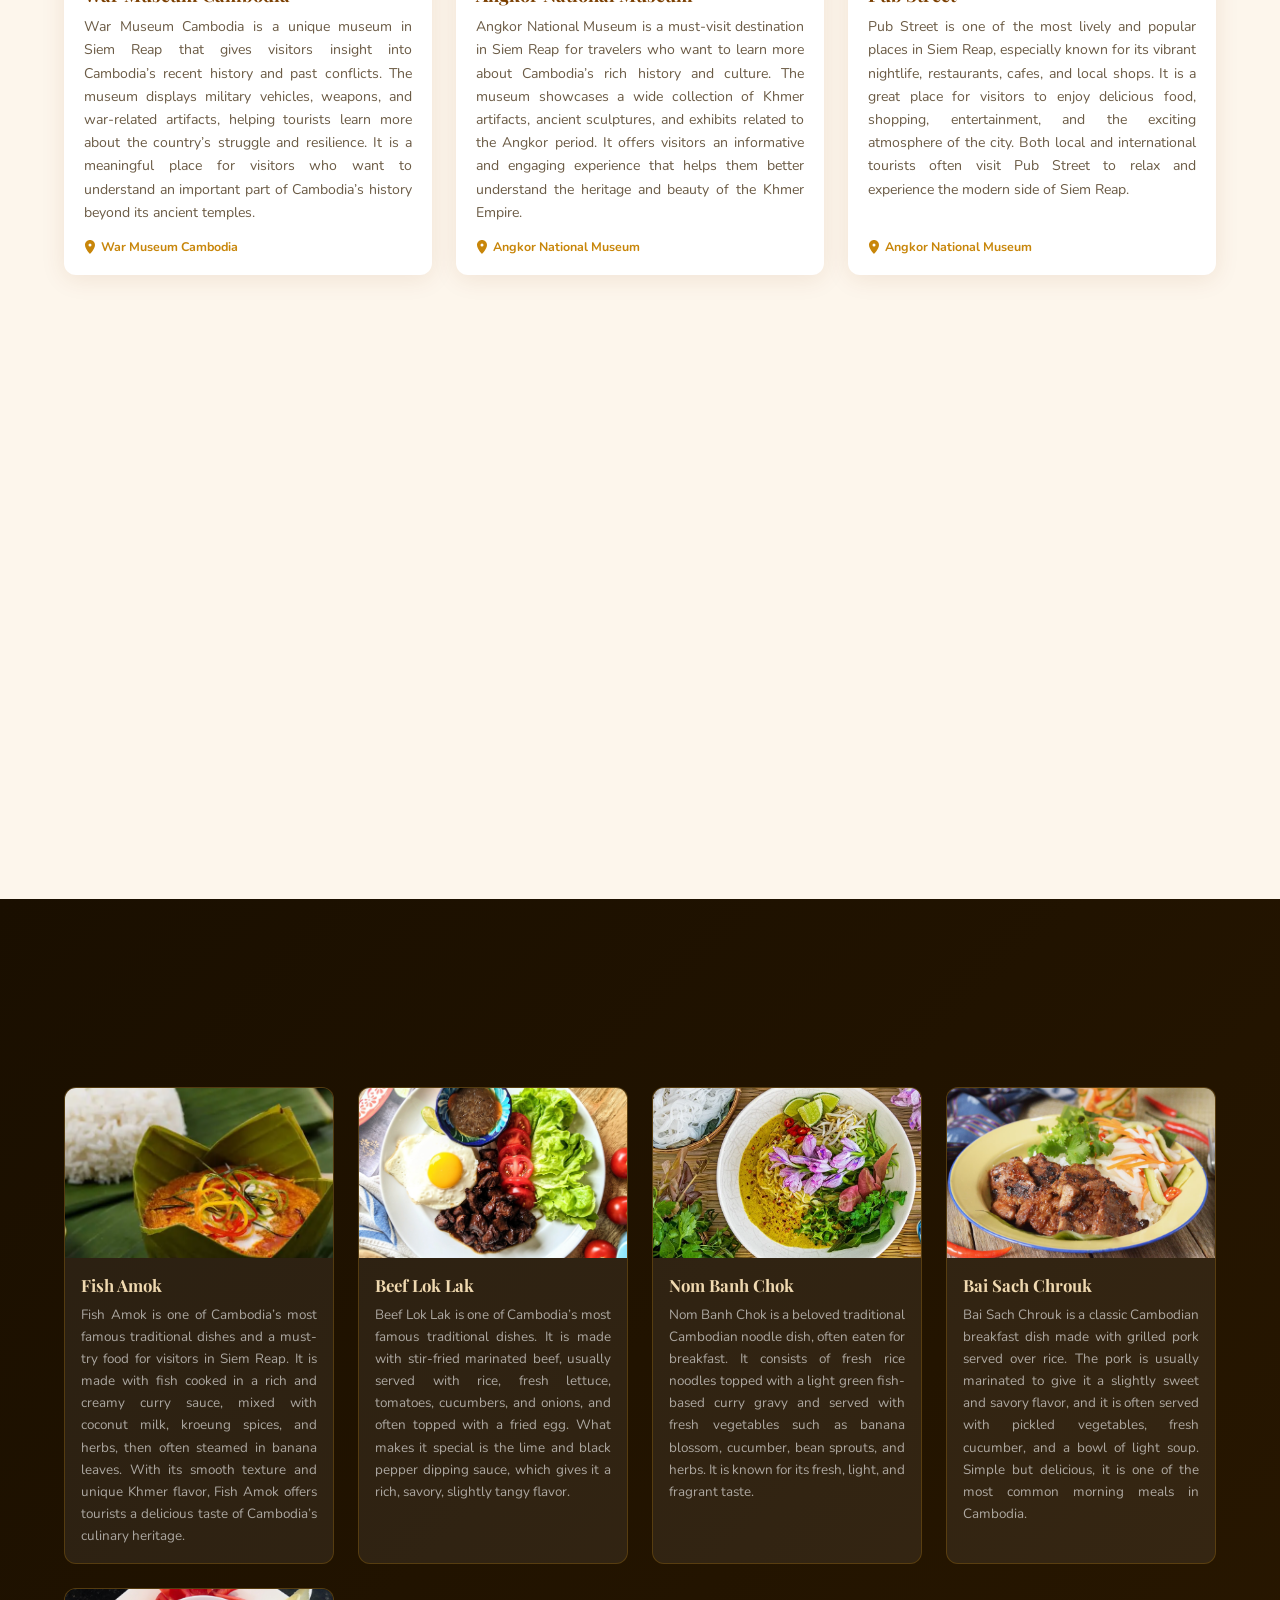
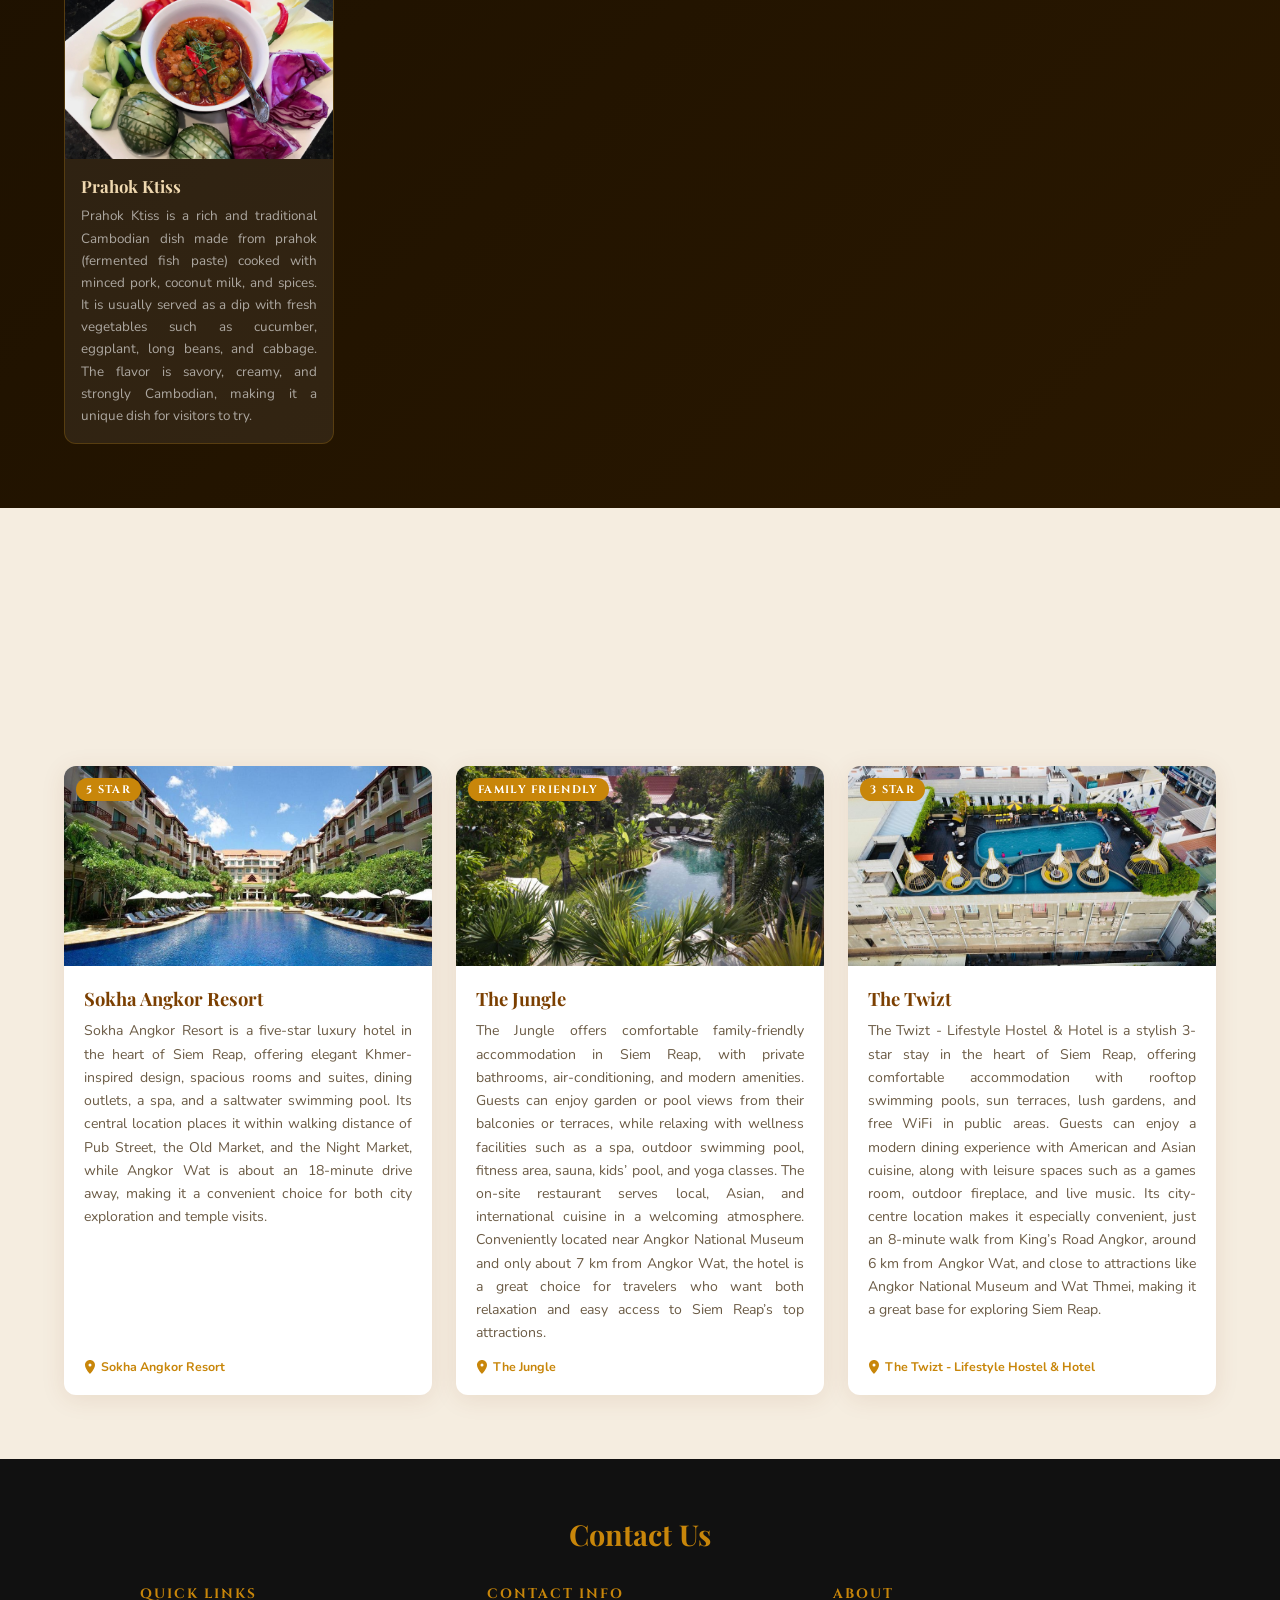
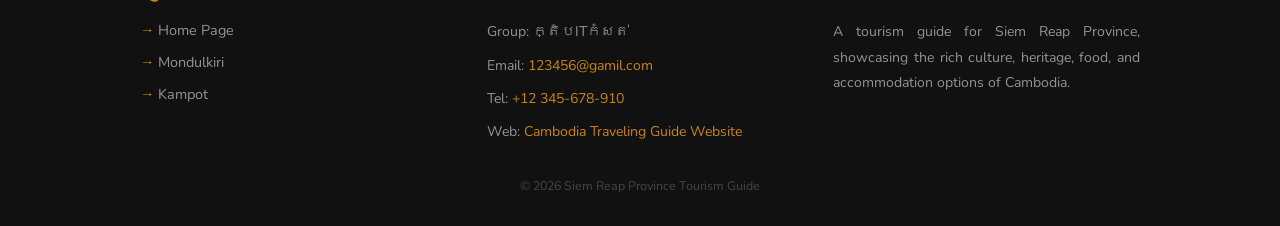
<file: siem-reap.html>
<!DOCTYPE html>
<html lang="en">
<head>
    <meta charset="UTF-8">
    <meta name="viewport" content="width=device-width, initial-scale=1.0">
    <title>Siem Reap Province Page</title>
    <link rel="icon" href="data:image/svg+xml,<svg xmlns='http://www.w3.org/2000/svg' viewBox='0 0 100 100'><text y='.9em' font-size='90'>🛕</text></svg>">
    <link href="https://fonts.googleapis.com/css2?family=Cinzel:wght@400;600&family=Playfair+Display:wght@600;700&family=Nunito:wght@400;600;700&display=swap" rel="stylesheet">
    <link rel="stylesheet" href="style.css">
</head>
<body>
    <header>
          <!-- Nav -->
        <nav>
            <div class="nav-inner">
                <a class="nav-brand" href="index.html">✦ Cambodia Guide</a>

                <!-- mobile only For menu -->
                <button class="nav-toggle" onclick="toggleNav()" aria-label="Menu">
                    <span></span>
                    <span></span>
                    <span></span>
                </button>

                <ul class="nav-list" id="navList">
                    <li><a href="#visiting">Visiting Sites</a></li>
                    <li><a href="#food">Traditional Food</a></li>
                    <li><a href="#accommodation">Accommodation</a></li>
                    <li><a href="#contact">Contact</a></li>
                </ul>
            </div>
        </nav>

        <!-- Hero meaning content display oy ke see jit nav -->
        <div class="hero">
            <div id="player"
                data-video-id="IhRkU9J7Yqg"
                data-start="32"
                data-end="80"
                data-speed="0.7">
            </div>
            <div class="hero-overlay"></div>
            <div class="hero-content">
                <p class="hero-eyebrow">Kingdom of Cambodia</p>
                <h1 class="hero-title">Discover <em>Siem Reap</em><br>Province</h1>
                <div class="divider"></div>
                <p class="hero-sub">Home to the world's largest religious monument, ancient jungle temples, floating villages, and a vibrant cultural scene waiting to be explored.</p>
            </div>
        </div>
    </header>

    <main>

        <!-- Section 1: Visiting sites-->
        <div class="section-wrap" id="visiting">
        <section>
            <div class="section-header reveal">
                <p class="section-tag">Explore</p>
                <h2 class="section-title">Cultural Heritage</h2>
                <div class="section-divider"></div>
            </div>
            <div class="cards-grid"> 
                <!-- Angkor -->
                <div class="card reveal">
                    <div class="card-img-wrap">
                        <img src="images/sr/Visiting-site/Angkor.jpg" alt="Angkor Wat" loading="lazy">
                        <span class="card-badge">12th Century</span>
                    </div>
                    <div class="card-body">
                        <h3 class="card-title">Angkor Wat</h3>
                        <p class="card-desc">Angkor Wat is one of the most famous tourist attractions in Siem Reap, Cambodia. Built in the 12th century, it is known as the largest religious monument in the world. With its stunning Khmer architecture, beautiful carvings, and rich history, Angkor Wat is a must-visit destination for both local and international travelers.</p>
                        <div class="card-location">
                            <svg width="12" height="14" viewBox="0 0 12 14" fill="none">
                                <path d="M6 0C3.24 0 1 2.24 1 5c0 3.75 5 9 5 9s5-5.25 5-9c0-2.76-2.24-5-5-5zm0 6.5A1.5 1.5 0 1 1 6 3.5a1.5 1.5 0 0 1 0 3z" fill="#C8860A"/>
                            </svg>
                            <a href="https://maps.app.goo.gl/xjyxUYuF2jAe7cZ66" target="_blank">Angkor Wat</a>
                        </div>
                    </div>
                </div>

                <!-- Bayon -->
                <div class="card reveal">
                    <div class="card-img-wrap">
                        <img src="images/sr/Visiting-site/bayon.jpg" alt="Bayon Temple" loading="lazy">
                        <span class="card-badge">Late 12th C</span>
                    </div>
                    <div class="card-body">
                        <h3 class="card-title">Bayon Temple</h3>
                        <p class="card-desc">Bayon Temple is one of the most remarkable temples in Angkor Thom, Siem Reap. It is famous for its many giant stone faces carved on the towers, creating a unique and unforgettable view. Built in the late 12th century, Bayon reflects the beauty of Khmer architecture and the rich history of the Angkor period. It is a must-visit destination for travelers who want to explore Cambodia’s cultural heritage.</p>
                        <div class="card-location">
                            <svg width="12" height="14" viewBox="0 0 12 14" fill="none">
                                <path d="M6 0C3.24 0 1 2.24 1 5c0 3.75 5 9 5 9s5-5.25 5-9c0-2.76-2.24-5-5-5zm0 6.5A1.5 1.5 0 1 1 6 3.5a1.5 1.5 0 0 1 0 3z" fill="#C8860A"/>
                            </svg>
                            <a href="https://maps.app.goo.gl/LTXUB1dV3LzejhYT9" target="_blank">Bayon Temple</a>
                        </div>
                    </div>
                </div>
                <!-- Ta Prohm -->
                <div class="card reveal">
                    <div class="card-img-wrap">
                        <img src="images/sr/Visiting-site/taprohm.jpg" alt="Ta Prohm" loading="lazy">
                        <span class="card-badge">Nature & History</span>
                    </div>
                    <div class="card-body">
                        <h3 class="card-title">Ta Prohm</h3>
                        <p class="card-desc">Ta Prohm is one of the most popular temples in Siem Reap, well known for the giant tree roots growing over its ancient stone walls. Built in the 12th century, the temple offers a mysterious and unforgettable atmosphere that attracts visitors from around the world. Its unique combination of nature and history makes Ta Prohm a must-visit destination in the Angkor area.</p>
                        <div class="card-location">
                            <svg width="12" height="14" viewBox="0 0 12 14" fill="none">
                                <path d="M6 0C3.24 0 1 2.24 1 5c0 3.75 5 9 5 9s5-5.25 5-9c0-2.76-2.24-5-5-5zm0 6.5A1.5 1.5 0 1 1 6 3.5a1.5 1.5 0 0 1 0 3z" fill="#C8860A"/>
                            </svg>
                            <a href="https://maps.app.goo.gl/CNsG7U95dEebJWUA8" target="_blank">Ta Prohm</a>
                        </div>
                    </div>
                </div>
 
                <div class="card reveal">
                    <div class="card-img-wrap">
                        <img src="images/sr/Visiting-site/bakeng.jpg" alt="Phnom Bakheng" loading="lazy">
                        <span class="card-badge">Sunset Views</span>
                    </div>
                    <div class="card-body">
                        <h3 class="card-title">Phnom Bakheng</h3>
                        <p class="card-desc">Phnom Bakheng is a famous hilltop temple in Siem Reap, known for its beautiful Khmer architecture and stunning sunset views. It is one of the best places for visitors to enjoy the sunset while exploring the rich history of the Angkor area. Its peaceful atmosphere and scenic landscape make it a popular destination for tourists.</p>
                        <div class="card-location">
                            <svg width="12" height="14" viewBox="0 0 12 14" fill="none">
                                <path d="M6 0C3.24 0 1 2.24 1 5c0 3.75 5 9 5 9s5-5.25 5-9c0-2.76-2.24-5-5-5zm0 6.5A1.5 1.5 0 1 1 6 3.5a1.5 1.5 0 0 1 0 3z" fill="#C8860A"/>
                            </svg>
                            <a href="https://maps.app.goo.gl/zzL22bF5VED9LaCM9" target="_blank">Phnom Bakheng</a>
                        </div>
                    </div>
                </div>
            </div>

            <!-- Nature -->
            <div class="section-header reveal" style="margin-top:56px;">
                <p class="section-tag">Nature</p>
                <h2 class="section-title">Natural Attractions</h2>
                <div class="section-divider"></div>
            </div>
            <div class="cards-grid">
        
                <div class="card reveal">
                    <div class="card-img-wrap">
                        <img src="images/sr/Visiting-site/kompong-phluk.jpg" alt="Kampong Phluk" loading="lazy">
                        <span class="card-badge">Floating Village</span>
                    </div>
                    <div class="card-body">
                        <h3 class="card-title">Tonle Sap / Kampong Phluk</h3>
                        <p class="card-desc">Tonle Sap / Kampong Phluk is a popular attraction near Siem Reap, offering visitors a chance to explore local life on and around Cambodia’s famous lake. Kampong Phluk is known for its tall stilt houses, boat trips, and beautiful flooded forest, creating a unique and peaceful experience for travelers. It is a great place to enjoy nature, see traditional village life, and discover a different side of Cambodia beyond the temples. </p>
                        <div class="card-location">
                            <svg width="12" height="14" viewBox="0 0 12 14" fill="none">
                                <path d="M6 0C3.24 0 1 2.24 1 5c0 3.75 5 9 5 9s5-5.25 5-9c0-2.76-2.24-5-5-5zm0 6.5A1.5 1.5 0 1 1 6 3.5a1.5 1.5 0 0 1 0 3z" fill="#C8860A"/>
                            </svg>
                            <a href="https://maps.app.goo.gl/sXLFqQkYrTb7pypeA" target="_blank">Kampong Phluk</a>
                        </div>
                    </div>
                </div>
        
                <div class="card reveal">
                    <div class="card-img-wrap">
                        <img src="images/sr/Visiting-site/phnom-kulen-waterfall.jpg" alt="Phnom Kulen" loading="lazy">
                        <span class="card-badge">Sacred Mountain</span>
                    </div>
                    <div class="card-body">
                        <h3 class="card-title">Phnom Kulen</h3>
                        <p class="card-desc">Phnom Kulen is a famous natural and cultural destination in Siem Reap, known for its beautiful waterfalls, mountain scenery, and sacred historical sites. It is a perfect place for visitors who want to relax in nature while also exploring Cambodia’s rich heritage. With its fresh atmosphere and peaceful surroundings, Phnom Kulen is a great destination for adventure, sightseeing, and enjoying a refreshing escape from the city.</p>
                        <div class="card-location">
                             <svg width="12" height="14" viewBox="0 0 12 14" fill="none">
                                <path d="M6 0C3.24 0 1 2.24 1 5c0 3.75 5 9 5 9s5-5.25 5-9c0-2.76-2.24-5-5-5zm0 6.5A1.5 1.5 0 1 1 6 3.5a1.5 1.5 0 0 1 0 3z" fill="#C8860A"/>
                            </svg>
                            <a href="https://maps.app.goo.gl/BSCwpniSD5pEptUV7" target="_blank">Phnom Kulen</a>
                        </div>
                    </div>
                </div>
            </div>
            <!-- Museums-->
             <div class="section-header reveal" style="margin-top:56px;">
                <p class="section-tag">Museums & Nightlife</p>
                <h2 class="section-title">Museums & Entertainment</h2>
                <div class="section-divider"></div>
            </div>
            <div class="cards-grid">
        
                <div class="card reveal">
                    <div class="card-img-wrap">
                        <img src="images/sr/Visiting-site/War-mus.webp" alt="War Museum" loading="lazy">
                        <span class="card-badge">Museum</span>
                    </div>
                    <div class="card-body">
                        <h3 class="card-title">War Museum Cambodia</h3>
                        <p class="card-desc">War Museum Cambodia is a unique museum in Siem Reap that gives visitors insight into Cambodia’s recent history and past conflicts. The museum displays military vehicles, weapons, and war-related artifacts, helping tourists learn more about the country’s struggle and resilience. It is a meaningful place for visitors who want to understand an important part of Cambodia’s history beyond its ancient temples.</p>
                        <div class="card-location">
                            <svg width="12" height="14" viewBox="0 0 12 14" fill="none">
                                <path d="M6 0C3.24 0 1 2.24 1 5c0 3.75 5 9 5 9s5-5.25 5-9c0-2.76-2.24-5-5-5zm0 6.5A1.5 1.5 0 1 1 6 3.5a1.5 1.5 0 0 1 0 3z" fill="#C8860A"/>
                            </svg>
                            <a href="https://maps.app.goo.gl/v7qUdsR4kks96bnU6" target="_blank">War Museum Cambodia</a>
                        </div>
                    </div>
                </div>
        
                <div class="card reveal">
                    <div class="card-img-wrap">
                        <img src="images/sr/Visiting-site/angkor-mus.jpg" alt="Angkor National Museum" loading="lazy">
                        <span class="card-badge">Museum</span>
                    </div>
                    <div class="card-body">
                        <h3 class="card-title">Angkor National Museum</h3>
                        <p class="card-desc">Angkor National Museum is a must-visit destination in Siem Reap for travelers who want to learn more about Cambodia’s rich history and culture. The museum showcases a wide collection of Khmer artifacts, ancient sculptures, and exhibits related to the Angkor period. It offers visitors an informative and engaging experience that helps them better understand the heritage and beauty of the Khmer Empire.</p>
                        <div class="card-location">
                             <svg width="12" height="14" viewBox="0 0 12 14" fill="none">
                                <path d="M6 0C3.24 0 1 2.24 1 5c0 3.75 5 9 5 9s5-5.25 5-9c0-2.76-2.24-5-5-5zm0 6.5A1.5 1.5 0 1 1 6 3.5a1.5 1.5 0 0 1 0 3z" fill="#C8860A"/>
                            </svg>
                            <a href="https://maps.app.goo.gl/4W6P1FwoiB2YCB6Y6" target="_blank">Angkor National Museum</a>
                        </div>
                    </div>
                </div>
        
                <div class="card reveal">
                    <div class="card-img-wrap">
                        <img src="images/sr/Visiting-site/pubstreet.jpg" alt="Pub Street" loading="lazy">
                        <span class="card-badge">Night Life</span>
                    </div>
                    <div class="card-body">
                        <h3 class="card-title">Pub Street</h3>
                        <p class="card-desc">Pub Street is one of the most lively and popular places in Siem Reap, especially known for its vibrant nightlife, restaurants, cafes, and local shops. It is a great place for visitors to enjoy delicious food, shopping, entertainment, and the exciting atmosphere of the city. Both local and international tourists often visit Pub Street to relax and experience the modern side of Siem Reap.</p>
                        <div class="card-location">
                            <svg width="12" height="14" viewBox="0 0 12 14" fill="none">
                                <path d="M6 0C3.24 0 1 2.24 1 5c0 3.75 5 9 5 9s5-5.25 5-9c0-2.76-2.24-5-5-5zm0 6.5A1.5 1.5 0 1 1 6 3.5a1.5 1.5 0 0 1 0 3z" fill="#C8860A"/>
                            </svg>
                            <a href="https://maps.app.goo.gl/xMGrH8myTumo5dGH9" target="_blank">Angkor National Museum</a>
                        </div>
                    </div>
                </div>
        
                <div class="card reveal">
                    <div class="card-img-wrap">
                        <img src="images/sr/Visiting-site/Apsara-Theatre.jpg" alt="Apsara Theatre" loading="lazy">
                        <span class="card-badge">Performance & Restaurant</span>
                    </div>
                    <div class="card-body">
                        <h3 class="card-title">Apsara Theatre</h3>
                        <p class="card-desc">Apsara Theatre is a cultural attraction in Siem Reap where visitors can enjoy traditional Khmer dance performances in a beautiful historic setting. Established in 1997, it is known as one of the oldest theatres in the city and plays an important role in preserving Cambodia’s rich performing arts. Guests can experience classical dances, folk dances, and performances from the Reamker, along with an authentic Khmer dinner, making it a memorable cultural experience for tourists. </p>
                        <div class="card-location">
                            <svg width="12" height="14" viewBox="0 0 12 14" fill="none">
                                <path d="M6 0C3.24 0 1 2.24 1 5c0 3.75 5 9 5 9s5-5.25 5-9c0-2.76-2.24-5-5-5zm0 6.5A1.5 1.5 0 1 1 6 3.5a1.5 1.5 0 0 1 0 3z" fill="#C8860A"/>
                            </svg>
                            <a href="https://maps.app.goo.gl/KYmZMDrCmzZknH2j6" target="_blank">Apsara Theatre</a>
                        </div>
                    </div>
                </div>

                <div class="card reveal">
                    <div class="card-img-wrap">
                        <img src="images/sr/Visiting-site/mealea-watbo.jpg" alt="Mealea Watbo" loading="lazy">
                        <span class="card-badge">Restaurant</span>
                    </div>
                    <div class="card-body">
                        <h3 class="card-title">Mealea Watbo</h3>
                        <p class="card-desc">Mealea Watbo is a popular restaurant in Siem Reap that offers a mix of traditional Khmer dishes and Western cuisine. Located in the heart of the city, it provides a cozy and welcoming atmosphere for visitors to enjoy local flavors made with fresh ingredients. It is a great place for tourists who want to experience Cambodian food in a comfortable dining setting.</p>
                        <div class="card-location">
                            <svg width="12" height="14" viewBox="0 0 12 14" fill="none">
                                <path d="M6 0C3.24 0 1 2.24 1 5c0 3.75 5 9 5 9s5-5.25 5-9c0-2.76-2.24-5-5-5zm0 6.5A1.5 1.5 0 1 1 6 3.5a1.5 1.5 0 0 1 0 3z" fill="#C8860A"/>
                            </svg>
                            <a href="https://maps.app.goo.gl/8CfH5TKBJWfS5S5EA" target="_blank">Mealea Watbo</a>
                        </div>
                    </div>
                </div>
            </div>
        </section>
    </div>


    <!-- Section 2: TRADITIONAL FOOD-->
        <div class="section-wrap dark-bg" id="food">
            <section>
                <div class="section-header reveal">
                    <p class="section-tag"> Cambodian Taste</p>
                    <h2 class="section-title">Traditional Food</h2>
                    <div class="section-divider"></div>
                </div>
                <div class="food-grid">
            
                    <div class="food-card reveal">
                        <div class="card-img-wrap">
                            <img src="images/sr/food/ahmok.webp" alt="Fish Amok" loading="lazy">
                        </div>
                        <div class="card-body">
                            <h3 class="card-title">Fish Amok</h3>
                            <p class="card-desc">Fish Amok is one of Cambodia’s most famous traditional dishes and a must-try food for visitors in Siem Reap. It is made with fish cooked in a rich and creamy curry sauce, mixed with coconut milk, kroeung spices, and herbs, then often steamed in banana leaves. With its smooth texture and unique Khmer flavor, Fish Amok offers tourists a delicious taste of Cambodia’s culinary heritage.</p>
                        </div>
                    </div>
            
                    <div class="food-card reveal">
                        <div class="card-img-wrap">
                            <img src="images/sr/food/BeefLokLak.jpg" alt="Beef Lok Lak" loading="lazy">
                        </div>
                        <div class="card-body">
                            <h3 class="card-title">Beef Lok Lak</h3>
                            <p class="card-desc">Beef Lok Lak is one of Cambodia’s most famous traditional dishes. It is made with stir-fried marinated beef, usually served with rice, fresh lettuce, tomatoes, cucumbers, and onions, and often topped with a fried egg. What makes it special is the lime and black pepper dipping sauce, which gives it a rich, savory, slightly tangy flavor.</p>
                        </div>
                    </div>
            
                    <div class="food-card reveal">
                        <div class="card-img-wrap">
                            <img src="images/sr/food/nombanhchok.webp" alt="Nom Banh Chok" loading="lazy">
                        </div>
                        <div class="card-body">
                            <h3 class="card-title">Nom Banh Chok</h3>
                            <p class="card-desc">Nom Banh Chok is a beloved traditional Cambodian noodle dish, often eaten for breakfast. It consists of fresh rice noodles topped with a light green fish-based curry gravy and served with fresh vegetables such as banana blossom, cucumber, bean sprouts, and herbs. It is known for its fresh, light, and fragrant taste.</p>
                        </div>
                    </div>
            
                    <div class="food-card reveal">
                        <div class="card-img-wrap">
                            <img src="images/sr/food/Bai-Sach-Chrouk.jpg" alt="Bai Sach Chrouk" loading="lazy">
                        </div>
                        <div class="card-body">
                            <h3 class="card-title">Bai Sach Chrouk</h3>
                            <p class="card-desc">Bai Sach Chrouk is a classic Cambodian breakfast dish made with grilled pork served over rice. The pork is usually marinated to give it a slightly sweet and savory flavor, and it is often served with pickled vegetables, fresh cucumber, and a bowl of light soup. Simple but delicious, it is one of the most common morning meals in Cambodia.</p>
                        </div>
                    </div>
            
                    <div class="food-card reveal">
                        <div class="card-img-wrap">
                            <img src="images/sr/food/Prahok-Ktiss.jpeg" alt="Prahok Ktiss" loading="lazy">
                        </div>
                        <div class="card-body">
                            <h3 class="card-title">Prahok Ktiss</h3>
                            <p class="card-desc">Prahok Ktiss is a rich and traditional Cambodian dish made from prahok (fermented fish paste) cooked with minced pork, coconut milk, and spices. It is usually served as a dip with fresh vegetables such as cucumber, eggplant, long beans, and cabbage. The flavor is savory, creamy, and strongly Cambodian, making it a unique dish for visitors to try.</p>
                        </div>
                    </div>
                </div>
            </section>
        </div>

        <!-- Section 3: ACCOMMODATION-->

        <div class="section-wrap alt-bg" id="accommodation">
            <section>
                <div class="section-header reveal">
                    <p class="section-tag">Stay</p>
                    <h2 class="section-title">Accommodation</h2>
                    <div class="section-divider"></div>
                </div>
            
                <div class="tabs reveal">
                    <button class="tab-btn active" onclick="showTab('hotels')">Hotels</button>
                    <button class="tab-btn" onclick="showTab('guesthouses')">Guest Houses</button>
                    <button class="tab-btn" onclick="showTab('homestays')">Home stays</button>
                </div>
            
                <!-- Hotels -->
                <div class="tab-panel cards-grid active" id="tab-hotels">
            
                    <div class="card">
                        <div class="card-img-wrap">
                            <img src="images/sr/Accommodation/Sokha-Angkor-Resort.jpg" alt="Sokha Angkor Resort" loading="lazy">
                            <span class="card-badge">5 Star</span>
                        </div>
                        <div class="card-body">
                            <h3 class="card-title">Sokha Angkor Resort</h3>
                            <p class="card-desc">Sokha Angkor Resort is a five-star luxury hotel in the heart of Siem Reap, offering elegant Khmer-inspired design, spacious rooms and suites, dining outlets, a spa, and a saltwater swimming pool. Its central location places it within walking distance of Pub Street, the Old Market, and the Night Market, while Angkor Wat is about an 18-minute drive away, making it a convenient choice for both city exploration and temple visits.</p>
                            <div class="card-location">
                                <svg width="12" height="14" viewBox="0 0 12 14" fill="none">
                                <path d="M6 0C3.24 0 1 2.24 1 5c0 3.75 5 9 5 9s5-5.25 5-9c0-2.76-2.24-5-5-5zm0 6.5A1.5 1.5 0 1 1 6 3.5a1.5 1.5 0 0 1 0 3z" fill="#C8860A"/>
                                </svg>
                            <a href="https://maps.app.goo.gl/2SKEDsDgyT7LmH7b7" target="_blank">Sokha Angkor Resort</a>
                            </div>
                        </div>
                    </div>
            
                    <div class="card">
                        <div class="card-img-wrap">
                            <img src="images/sr/Accommodation/Jungle.jpg" alt="The Jungle" loading="lazy">
                            <span class="card-badge">Family Friendly</span>
                        </div>
                        <div class="card-body">
                            <h3 class="card-title">The Jungle</h3>
                            <p class="card-desc">The Jungle offers comfortable family-friendly accommodation in Siem Reap, with private bathrooms, air-conditioning, and modern amenities. Guests can enjoy garden or pool views from their balconies or terraces, while relaxing with wellness facilities such as a spa, outdoor swimming pool, fitness area, sauna, kids’ pool, and yoga classes. The on-site restaurant serves local, Asian, and international cuisine in a welcoming atmosphere. Conveniently located near Angkor National Museum and only about 7 km from Angkor Wat, the hotel is a great choice for travelers who want both relaxation and easy access to Siem Reap’s top attractions.</p>
                            <div class="card-location">
                                <svg width="12" height="14" viewBox="0 0 12 14" fill="none">
                                <path d="M6 0C3.24 0 1 2.24 1 5c0 3.75 5 9 5 9s5-5.25 5-9c0-2.76-2.24-5-5-5zm0 6.5A1.5 1.5 0 1 1 6 3.5a1.5 1.5 0 0 1 0 3z" fill="#C8860A"/>
                                </svg>
                                <a href="https://maps.app.goo.gl/QToshYhoj9UJ9on39" target="_blank">The Jungle</a>
                            </div>
                        </div>
                    </div>
            
                    <div class="card">
                        <div class="card-img-wrap">
                            <img src="images/sr/Accommodation/Twizt.jpg" alt="The Twizt" loading="lazy">
                            <span class="card-badge">3 Star</span>
                        </div>
                        <div class="card-body">
                            <h3 class="card-title">The Twizt</h3>
                            <p class="card-desc">The Twizt - Lifestyle Hostel & Hotel is a stylish 3-star stay in the heart of Siem Reap, offering comfortable accommodation with rooftop swimming pools, sun terraces, lush gardens, and free WiFi in public areas. Guests can enjoy a modern dining experience with American and Asian cuisine, along with leisure spaces such as a games room, outdoor fireplace, and live music. Its city-centre location makes it especially convenient, just an 8-minute walk from King’s Road Angkor, around 6 km from Angkor Wat, and close to attractions like Angkor National Museum and Wat Thmei, making it a great base for exploring Siem Reap.</p>
                            <div class="card-location">
                                <svg width="12" height="14" viewBox="0 0 12 14" fill="none">
                                <path d="M6 0C3.24 0 1 2.24 1 5c0 3.75 5 9 5 9s5-5.25 5-9c0-2.76-2.24-5-5-5zm0 6.5A1.5 1.5 0 1 1 6 3.5a1.5 1.5 0 0 1 0 3z" fill="#C8860A"/>
                                </svg>
                                <a href="https://maps.app.goo.gl/zNC3tyHz7TwvvvJ5A" target="_blank">The Twizt - Lifestyle Hostel & Hotel</a>
                            </div>
                        </div>
                    </div>
            
                </div>
            
                <!-- Guest Houses -->
                <div class="tab-panel cards-grid" id="tab-guesthouses">
            
                    <div class="card">
                        <div class="card-img-wrap">
                            <img src="images/sr/Accommodation/Onederz.jpg" alt="Onederz Hostel" loading="lazy">
                            <span class="card-badge">Budget</span>
                        </div>
                        <div class="card-body">
                            <h3 class="card-title">Onederz Hostel</h3>
                            <p class="card-desc">Onederz Hostel Siem Reap is a modern and budget-friendly hostel located just 300 metres from Pub Street in the heart of Siem Reap. Offering both private rooms and dormitories with air conditioning, it is a great choice for travelers seeking comfort and convenience. Guests can enjoy free WiFi, on-site dining, and two swimming pools, including a rooftop pool with beautiful sunset views. Its location is especially convenient, with King’s Road Angkor nearby and Angkor Wat only 6 km away, making it an ideal base for exploring both the city center and famous temples.</p>
                            <div class="card-location">
                                <svg width="12" height="14" viewBox="0 0 12 14" fill="none">
                                <path d="M6 0C3.24 0 1 2.24 1 5c0 3.75 5 9 5 9s5-5.25 5-9c0-2.76-2.24-5-5-5zm0 6.5A1.5 1.5 0 1 1 6 3.5a1.5 1.5 0 0 1 0 3z" fill="#C8860A"/>
                                </svg>
                                <a href="https://maps.app.goo.gl/o6gmDus6ibEz49D68" target="_blank">Onederz Siem Reap</a>
                            </div>
                        </div>
                    </div>
            
                    <div class="card">
                        <div class="card-img-wrap">
                            <img src="images/sr/Accommodation/Bou-Savy-Guest-House.jpg" alt="Bou Savy Guest House" loading="lazy">
                            <span class="card-badge">Khmer Style</span>
                        </div>
                        <div class="card-body">
                            <h3 class="card-title">Bou Savy Guest House</h3>
                            <p class="card-desc">Bou Savy Guest House is a comfortable and budget-friendly stay in Siem Reap, offering a peaceful Khmer-style atmosphere with convenient access to the city’s main attractions. Located near Royal Residence and Angkor National Museum, it is also within easy reach of Pub Street and around 8 km from Angkor Wat, making it a practical choice for travelers who want both comfort and a good location.</p>
                            <div class="card-location">
                                <svg width="12" height="14" viewBox="0 0 12 14" fill="none">
                                <path d="M6 0C3.24 0 1 2.24 1 5c0 3.75 5 9 5 9s5-5.25 5-9c0-2.76-2.24-5-5-5zm0 6.5A1.5 1.5 0 1 1 6 3.5a1.5 1.5 0 0 1 0 3z" fill="#C8860A"/>
                                </svg>
                                <a href="https://maps.app.goo.gl/2uG4J1qGdkUDUyrUA" target="_blank">Bou Savy Guest House</a>
                            </div>
                        </div>
                    </div>
            
                </div>
            
                <!-- Homestays -->
                <div class="tab-panel cards-grid" id="tab-homestays">
            
                    <div class="card">
                        <div class="card-img-wrap">
                            <img src="images/sr/Accommodation/Kampong-Phluk-Homestays.jpg" alt="Kampong Phluk Homestay" loading="lazy">
                            <span class="card-badge">Ecotourism</span>
                        </div>
                        <div class="card-body">
                            <h3 class="card-title">Kampong Phluk Homestays</h3>
                            <p class="card-desc">Kampong Phluk Homestays offer a community-based stay in the floating and flooded village area southeast of Siem Reap, giving visitors a chance to experience local family life, traditional meals, and the natural beauty of the flooded forest. The homestay experience is designed around village life and ecotourism, with activities such as paddling through the village, visiting stilt houses, hiking or boating in the flooded forest, and enjoying the peaceful countryside atmosphere. It is located about 19 km southeast of Siem Reap, making it a great option for travelers who want a more local and nature-focused experience beyond the city.</p>
                            <div class="card-location">
                                <svg width="12" height="14" viewBox="0 0 12 14" fill="none">
                                <path d="M6 0C3.24 0 1 2.24 1 5c0 3.75 5 9 5 9s5-5.25 5-9c0-2.76-2.24-5-5-5zm0 6.5A1.5 1.5 0 1 1 6 3.5a1.5 1.5 0 0 1 0 3z" fill="#C8860A"/>
                                </svg>
                                <a href="https://maps.app.goo.gl/sXLFqQkYrTb7pypeA" target="_blank">Kampong Phluk</a>
                            </div>
                        </div>
                    </div>
            
                    <div class="card">
                        <div class="card-img-wrap">
                            <img src="images/sr/Accommodation/Lom-Lam-Eco-Village-Homestay.jpg" alt="Lom Lam Eco Village" loading="lazy">
                            <span class="card-badge">Countryside</span>
                        </div>
                        <div class="card-body">
                            <h3 class="card-title">Lom Lam Eco Village Homestay</h3>
                            <p class="card-desc">Lom Lam Eco Village Homestay offers an authentic countryside stay outside central Siem Reap, giving visitors a chance to experience local village life in a peaceful and non-touristy setting. Located in the Roluos / Prasat Bakong area, about 17 km from Siem Reap town, it is a great choice for travelers looking for a more traditional Cambodian homestay experience. Its location is convenient for visiting the Roluos temples and for routes toward the Tonlé Sap floating village area, while still being reachable from the city.</p>
                            <div class="card-location">
                                <svg width="12" height="14" viewBox="0 0 12 14" fill="none">
                                <path d="M6 0C3.24 0 1 2.24 1 5c0 3.75 5 9 5 9s5-5.25 5-9c0-2.76-2.24-5-5-5zm0 6.5A1.5 1.5 0 1 1 6 3.5a1.5 1.5 0 0 1 0 3z" fill="#C8860A"/>
                                </svg>
                                <a href="https://maps.app.goo.gl/mRMsnGrruxGFj7sU7" target="_blank">Lom Lam Eco Village Homestay</a>
                            </div>
                        </div>
                    </div>
                </div>
            
            </section>
            </div>
    </main>

    <!-- FOOTER -->
    <footer id="contact">
        <h2>Contact Us</h2>
        <div class="footer-divider"></div>
            <div class="footer-grid">
                <!-- Quick Links -->
                <div class="footer-col">
                    <h3 class="footer-col-title">Quick Links</h3>
                    <ul class="footer-links">
                        <li><a href="index.html">Home Page</a></li>
                        <li><a href="mondulkiri.html">Mondulkiri</a></li>
                        <li><a href="kompot.html">Kampot</a></li>
                    </ul>
                </div>

                <!-- Contact Info -->
                <div class="footer-col">
                    <h3 class="footer-col-title">Contact Info</h3>
                    <p>Group: ក្តិបITកំសត់ </p>
                    <p style="margin-top:8px;">
                        Email: <a href="123456@gamil.com">123456@gamil.com</a>
                    </p>
                    <p style="margin-top:8px;">
                        Tel: <a href="+12 345-678-910">+12 345-678-910</a>
                    </p>
                    <p style="margin-top:8px;">
                        Web: <a href="https://cambodia-traveling-guide-website.vercel.app/" target="_blank">Cambodia Traveling Guide Website</a>
                    </p>
                </div>

                <!-- About -->
                <div class="footer-col">
                    <h3 class="footer-col-title">About</h3>
                    <p>A tourism guide for Siem Reap Province, showcasing the rich culture, heritage, food, and accommodation options of Cambodia.</p>
                </div>

            </div>

            <div class="footer-divider"></div>
            <p class="footer-copy">© 2026 Siem Reap Province Tourism Guide</p>
        </footer>

    <script src="script.js"></script>
</body>
</html>
</file>
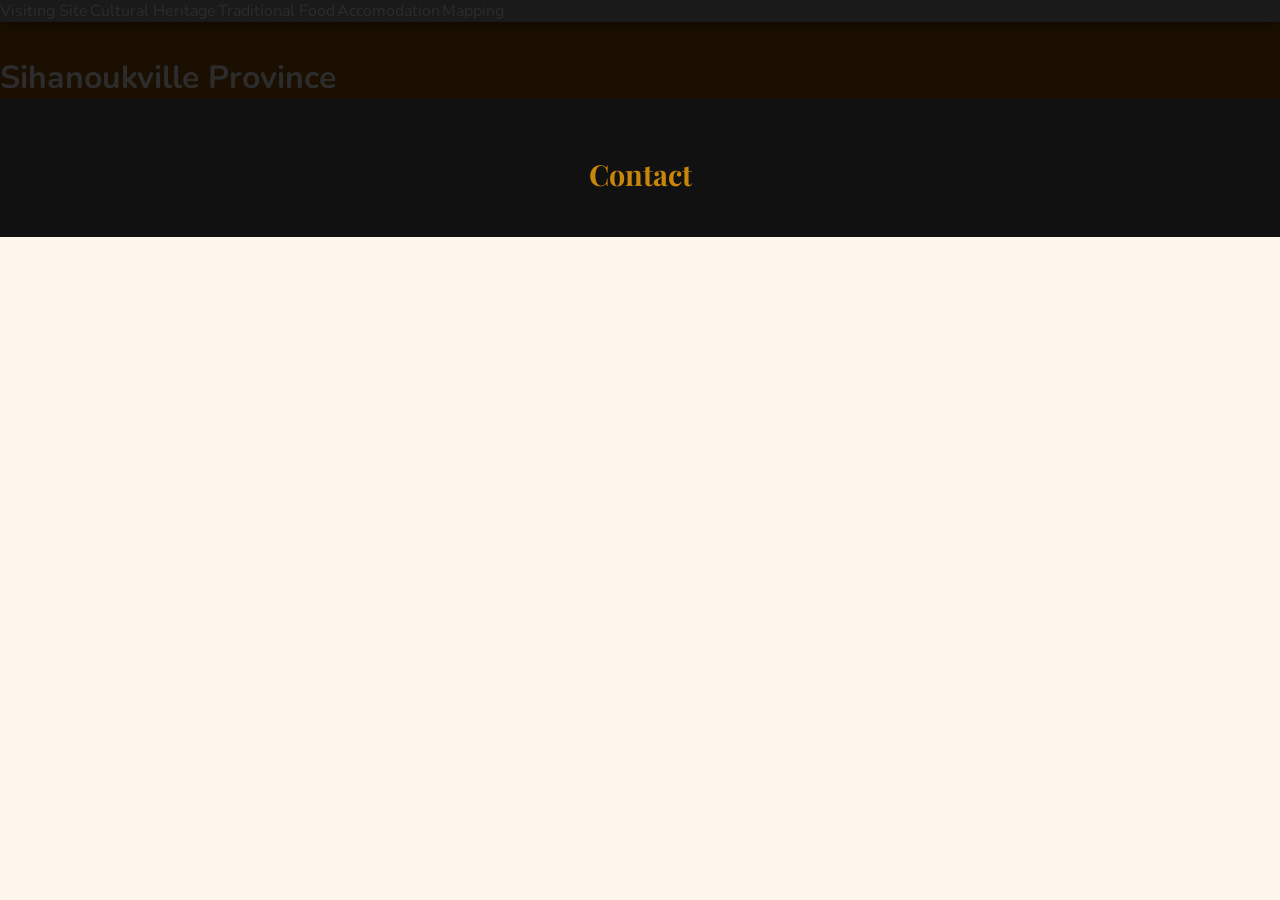
<file: sihanoukville.html>
<!DOCTYPE html>
<html lang="en">
<head>
    <meta charset="UTF-8">
    <meta name="viewport" content="width=device-width, initial-scale=1.0">
    <title>Sihanoukville Province Page</title>
    <link href="https://fonts.googleapis.com/css2?family=Playfair+Display:wght@600;700&family=Nunito:wght@400;600;700&display=swap" rel="stylesheet">
    <link rel="stylesheet" href="style.css">
</head>
<body>
    <header>
        <nav>
            <ul class="nav-list">
                <li>Visiting Site</li>
                <li>Cultural Heritage</li>
                <li>Traditional Food</li>
                <li>Accomodation</li>
                <li>Mapping</li>
            </ul>
        </nav>
        <h1 class="collective-head">Sihanoukville Province</h1>
    </header>

    <footer id="contact">
        <h2 class="collective-head">Contact</h2>
    </footer>

    <script src="script.js"></script>
</body>
</html>
</file>
<file: style.css>
:root {
    --color-primary:    #C8860A;   /* golden temple gold */
    --color-secondary:  #7B3F00;   /* deep brown (like Angkor stone) */
    --color-accent:     #2E7D32;   /* jungle green */
    --color-bg:         #FDF6EC;   /* warm cream background */
    --color-nav-bg:     #1A1A1A;   /* dark navbar */
    --color-text:       #2C2C2C;   /* dark gray text */
    --color-white:      #FFFFFF;
    --color-footer-bg:  #111111;   /* near black footer */
    --color-card-bg:    #FFFFFF;
    --color-muted:      #6B5B45;
    --radius:           12px;        /* For radius ber jg dak redius hav ah ng tv */
    --shadow:           0 4px 24px rgba(124,63,0,0.10);     /* Ah nis shadow */
    --shadow-hover:     0 8px 36px rgba(200,134,10,0.18);   /* hover pos shadow */
}

* {
    margin: 0;
    padding: 0;
    box-sizing: border-box;
}

body {
    background-color: var(--color-bg);
    color: var(--color-text);
    font-family: 'Nunito', sans-serif;
}

/* ─── WELCOME SECTION ─────────────────────── */
.welcome-wrap {
    display: flex;
    align-items: center;
    gap: 60px;
}

.welcome-text {
    flex: 1;
    min-width: 280px;
}

.welcome-text em {
    color: var(--color-primary);
    font-style: italic;
}

.welcome-desc {
    font-size: 0.98rem;
    color: var(--color-muted);
    line-height: 1.8;
    max-width: 480px;
}

.welcome-btn {
    display: inline-block;
    margin-top: 28px;
    padding: 12px 28px;
    background-color: var(--color-primary);
    color: #fff;
    border-radius: 50px;
    font-weight: 700;
    font-size: 0.95rem;
    text-decoration: none;
    transition: background-color 0.2s, transform 0.2s;
}

.welcome-btn:hover {
    background-color: var(--color-secondary);
    transform: translateY(-2px);
}

.welcome-img-wrap {
    flex: 1.2;
    position: relative;
    border-radius: var(--radius);
    overflow: hidden;
}

.welcome-img-wrap img {
    width: 100%;
    height: 480px;
    object-fit: cover;
    display: block;
    border-radius: var(--radius);
}

/* Fade left edge into cream background */
.welcome-img-wrap::before {
    content: '';
    position: absolute;
    top: 0;
    left: 0;
    width: 120px;
    height: 100%;
    background: linear-gradient(to right, var(--color-bg), transparent);
    z-index: 1;
    pointer-events: none;
}


/* For Sr  */
 /* ─── NAV ─────────────────────────────────── */
header  nav {
            background-color: var(--color-nav-bg);
            position: fixed;
            top: 0;
            left: 0;
            width: 100%;
            z-index: 100;
            box-shadow: 0 2px 12px rgba(0,0,0,0.4);
        }
 
        .nav-inner {
            max-width: 1200px;
            margin: 0 auto;
            display: flex;
            align-items: center;
            justify-content: space-between;
            padding: 0 24px;
            height: 56px; 
        }
 
        .nav-brand {
            font-family: 'Cinzel', serif;
            color: var(--color-primary);
            font-size: 1.1rem;
            letter-spacing: 0.08em;
            padding: 14px 0;
            text-decoration: none;
            white-space: nowrap;
        }
 
        .nav-list {
            display: flex;
            flex-direction: row;
            gap: 2px;
            list-style: none;
            padding: 0;
            flex-wrap: nowrap;
            white-space: nowrap;
        }
 
        .nav-list li a {
            color: #ccc;
            font-weight: 600;
            font-size: 0.88rem;
            padding: 18px 14px;
            display: block;
            text-decoration: none;
            letter-spacing: 0.04em;
            transition: color 0.2s, background 0.2s;
            white-space: nowrap;
        }
 
        .nav-list li a:hover {
            color: var(--color-primary);
            background-color: rgba(200,134,10,0.08);
        }
        
        header {            /* Stop hero hide from nav*/
            padding-top: 56px; 
            background-color: #1a0f00;
        }

        .popup-overlay {
        display: none;
        position: fixed;
        inset: 0;
        background: rgba(0, 0, 0, 0.65);
        justify-content: center;
        align-items: center;
        z-index: 9999;
        }

        .popup-box {
        position: relative;
        max-width: 500px;
        width: 90%;
        background: #fff;
        border-radius: 12px;
        overflow: hidden;
        box-shadow: 0 10px 30px rgba(0, 0, 0, 0.3);
        }

        .popup-image {
        width: 100%;
        display: block;
        }

        .popup-close {
        position: absolute;
        top: 8px;
        right: 10px;
        z-index: 2;
        border: none;
        background: #000;
        color: #fff;
        width: 32px;
        height: 32px;
        border-radius: 50%;
        cursor: pointer;
        }

        /* ─── HERO ────────────────────────────────── */
        /* Only affects index.html homepage hero */
        .hero-home {
            position: relative;
            min-height: calc(100vh - 56px); 
            display: flex;
            align-items: center;
            justify-content: center;
            overflow: hidden;
        }

        .hero-home::before {
            content: '';
            position: absolute;
            inset: 0;
            background:
                radial-gradient(ellipse 60% 80% at 30% 60%, rgba(200,134,10,0.18) 0%, transparent 70%),
                radial-gradient(ellipse 50% 60% at 75% 35%, rgba(46,125,50,0.12) 0%, transparent 70%);
        }

        .hero-home::after {
            content: '';
            position: absolute;
            inset: -10px;
            background-image: url('images/homepage/home.jpg');
            background-size: cover;
            background-position: center;
            filter: brightness(0.3);
            z-index: 0;
        }

        .hero {
            position: relative;
            background: linear-gradient(135deg, #1a0f00 0%, #3b1f00 50%, #1a2f00 100%);
            min-height: calc(100vh - 56px); 
            display: flex;
            align-items: center;
            justify-content: center;
            overflow: hidden;
        }
 
        .hero::before {
            content: '';
            position: absolute;
            inset: 0;
            background:
                radial-gradient(ellipse 60% 80% at 30% 60%, rgba(200,134,10,0.18) 0%, transparent 70%),
                radial-gradient(ellipse 50% 60% at 75% 35%, rgba(46,125,50,0.12) 0%, transparent 70%);
        }
 
        /* Decorative lotus pattern overlay */
        .hero::after {
            content: '';
            position: absolute;
            inset: 0;
            background-image: radial-gradient(circle, rgba(200,134,10,0.06) 1px, transparent 1px);
            background-size: 40px 40px;
        }

        #player {
            position: absolute;
            top: 50%;
            left: 50%;
            width: 100vw;
            height: 56.25vw; 
            min-height: 100vh;
            min-width: 177.77vh; 
            transform: translate(-50%, -50%);
            pointer-events: none; 
        }

        .hero-overlay {
            position: absolute;
            top: 0;
            left: 0;
            width: 100%;
            height: 100%;
            background: rgba(42, 27, 10, 0.6); /* Adjust 0.6 for darkness */
            z-index: 1;
        }

        .hero-content {
            position: relative;
            z-index: 2;
            text-align: center;
            padding: 60px 24px;
        }
 
        .hero-eyebrow {
            font-family: 'Cinzel', serif;
            color: var(--color-primary);
            font-size: 0.95rem;
            text-decoration: bold;
            font-weight: 900;
            letter-spacing: 0.3em;
            text-transform: uppercase;
            margin-bottom: 16px;
            opacity: 0.9;
        }
 
        .hero-title {
            font-family: 'Playfair Display', serif;
            color: var(--color-white);
            font-size: clamp(2.4rem, 6vw, 4.2rem);
            font-weight: 700;
            line-height: 1.15;
            margin-bottom: 18px;
        }
 
        .hero-title em {
            color: var(--color-primary);
            font-style: italic;
        }
 
        .hero-sub {
            color: rgba(255,255,255,0.65);
            font-size: 1.05rem;
            max-width: 520px;
            margin: 0 auto;
            line-height: 1.7;
        }
 
        /* Decorative golden divider */
        .divider {
            width: 80px;
            height: 3px;
            background: linear-gradient(90deg, transparent, var(--color-primary), transparent);
            margin: 28px auto;
        }
 
        /* ─── SECTION COMMON ─────────────────────── */
main    section {
            max-width: 1200px;
            margin: 0 auto;
            padding: 64px 24px;
        }
 
        .section-header {
            margin-bottom: 40px;
        }
 
        .section-tag {
            font-family: 'Cinzel', serif;
            font-size: 0.75rem;
            letter-spacing: 0.25em;
            text-transform: uppercase;
            color: var(--color-primary);
            margin-bottom: 8px;
        }
 
        .section-title {
            font-family: 'Playfair Display', serif;
            font-size: clamp(1.6rem, 3vw, 2.2rem);
            color: var(--color-secondary);
            font-weight: 700;
            line-height: 1.2;
        }
 
        .section-divider {
            width: 50px;
            height: 3px;
            background: var(--color-primary);
            margin-top: 14px;
            border-radius: 2px;
        }
 
        /* ─── FULL-WIDTH SECTION BG ──────────────── */
        .section-wrap {
            width: 100%;
        }
 
        .section-wrap.alt-bg {
            background-color: #f5ede0;
        }
 
        .section-wrap.dark-bg {
            background: linear-gradient(135deg, #1a0f00, #2a1800);
        }
 
        .section-wrap.dark-bg .section-tag { color: var(--color-primary); }
        .section-wrap.dark-bg .section-title { color: #f0d9b0; }
 
        /* ─── CARDS GRID ─────────────────────────── */
        .cards-grid {
            display: grid;
            grid-template-columns: repeat(auto-fill, minmax(280px, 1fr));
            gap: 24px;
        }
 
        .card {
            background: var(--color-card-bg);
            border-radius: var(--radius);
            overflow: hidden;
            box-shadow: var(--shadow);
            transition: transform 0.3s ease, box-shadow 0.3s ease;
            display: flex;
            flex-direction: column;
        }
 
        .card:hover {
            transform: translateY(-6px);
            box-shadow: var(--shadow-hover);
        }
 
        .card-img-wrap {
            position: relative;
            height: 200px;
            overflow: hidden;
        }
 
        .card-img-wrap img {
            width: 100%;
            height: 100%;
            object-fit: cover;
            transition: transform 0.4s ease;
        }
 
        .card:hover .card-img-wrap img {
            transform: scale(1.06);
        }
 
        .card-badge {
            position: absolute;
            top: 12px;
            left: 12px;
            background: var(--color-primary);
            color: #fff;
            font-size: 0.68rem;
            font-weight: 700;
            letter-spacing: 0.12em;
            text-transform: uppercase;
            padding: 4px 10px;
            border-radius: 20px;
            font-family: 'Cinzel', serif;
        }
 
        .card-body {
            padding: 20px;
            flex: 1;
            display: flex;
            flex-direction: column;
        }
 
        .card-title {
            font-family: 'Playfair Display', serif;
            font-size: 1.15rem;
            color: var(--color-secondary);
            font-weight: 700;
            margin-bottom: 8px;
        }
 
        .card-desc {
            font-size: 0.88rem;
            color: var(--color-muted);
            line-height: 1.65;
            flex: 1;
            text-align: justify;
        }

        .card-desc ul {
            margin-top: 6px;
            padding-left: 20px;
            list-style: disc;
        }
 
        .card-desc ul li {
            margin-bottom: 4px;
        }

        .card-location {
            display: flex;
            align-items: center;
            gap: 5px;
            font-size: 0.78rem;
            color: var(--color-primary);
            font-weight: 700;
            margin-top: 14px;
        }
 
        .card-location svg {
            flex-shrink: 0;
        }
        .card-location a{
            text-decoration: none;
            color: #C8860A;
        }
        /* ─── FOOD GRID (wider) ──────────────────── */
        .food-grid {
            display: grid;
            grid-template-columns: repeat(auto-fill, minmax(220px, 1fr));
            gap: 24px;
        }
 
        .food-card {
            background: rgba(255,255,255,0.07);
            border: 1px solid rgba(200,134,10,0.25);
            border-radius: var(--radius);
            overflow: hidden;
            transition: transform 0.3s, border-color 0.3s;
        }
 
        .food-card:hover {
            transform: translateY(-5px);
            border-color: var(--color-primary);
        }
 
        .food-card .card-img-wrap {
            height: 170px;
        }
 
        .food-card .card-body {
            padding: 16px;
        }
 
        .food-card .card-title {
            color: #f0d9b0;
            font-size: 1.05rem;
        }
 
        .food-card .card-desc {
            color: rgba(255,255,255,0.60);
            font-size: 0.84rem;
        }
 
        /* ─── ACCOMMODATION TABS ─────────────────── */
        .tabs {
            display: flex;
            gap: 8px;
            margin-bottom: 32px;
            flex-wrap: wrap;
        }
 
        .tab-btn {
            padding: 8px 20px;
            border-radius: 24px;
            border: 2px solid var(--color-primary);
            background: transparent;
            color: var(--color-secondary);
            font-family: 'Nunito', sans-serif;
            font-weight: 700;
            font-size: 0.88rem;
            cursor: pointer;
            transition: all 0.2s;
        }
 
        .tab-btn.active, .tab-btn:hover {
            background: var(--color-primary);
            color: #fff;
        }
 
        .tab-panel { display: none; }
        .tab-panel.active { display: grid; }
 
        /* ─── FOOTER ─────────────────────────────── */
        footer {
            background: var(--color-footer-bg);
            color: rgba(255,255,255,0.55);
            padding: 56px 24px 32px;
        }

        footer h2 {
            font-family: 'Playfair Display', serif;
            color: var(--color-primary);
            font-size: 1.8rem;
            text-align: center;
            margin-bottom: 12px;
        }

        .footer-grid {
            display: grid;
            grid-template-columns: repeat(3, 1fr);
            gap: 40px;
            max-width: 1000px;
            margin: 32px auto;
            text-align: left;
        }

        .footer-col-title {
            font-family: 'Cinzel', serif;
            color: var(--color-primary);
            font-size: 0.85rem;
            letter-spacing: 0.15em;
            text-transform: uppercase;
            margin-bottom: 16px;
        }

        .footer-links {
            list-style: none;
            padding: 0;
            display: flex;
            flex-direction: column;
            gap: 10px;
        }

        .footer-links li a {
            color: rgba(255,255,255,0.55);
            text-decoration: none;
            font-size: 0.9rem;
            transition: color 0.2s;
        }

        .footer-links li a::before {
            content: '→ ';
            color: var(--color-primary);
        }

        .footer-links li a:hover {
            color: var(--color-primary);
        }

        .footer-col p {
            font-size: 0.88rem;
            line-height: 1.8;
            text-align: justify;
        }

        .footer-col a {
            color: var(--color-primary);
            text-decoration: none;
        }

        .footer-copy {
            text-align: center;
            font-size: 0.78rem;
            opacity: 0.4;
            margin-top: 16px;
        }
 
        /* ─── SCROLL REVEAL ──────────────────────── */
        .reveal {
            opacity: 0;
            transform: translateY(28px);
            transition: opacity 0.6s ease, transform 0.6s ease;
        }
        .reveal.visible {
            opacity: 1;
            transform: none;
        }

        .reveal {
            opacity: 0;
            transform: translateY(50px);
            transition: opacity 0.7s ease, transform 0.7s ease;
        }

        .reveal.visible {
            opacity: 1;
            transform: translateY(0);
        }
        
        /* ─── DESKTOP (default, 1024px+) ────────────────── */
        nav {
            background-color: var(--color-nav-bg);
            position: sticky;
            top: 0;
            z-index: 100;
            box-shadow: 0 2px 12px rgba(0,0,0,0.4);
        }

        .nav-inner {
            max-width: 1200px;
            margin: 0 auto;
            display: flex;
            align-items: center;
            justify-content: space-between;
            padding: 0 48px;
            height: 56px;
        }

        .nav-brand {
            font-family: 'Cinzel', serif;
            color: var(--color-primary);
            font-size: 1.1rem;
            letter-spacing: 0.08em;
            text-decoration: none;
            white-space: nowrap;
        }

        .nav-list {
            display: flex;
            flex-direction: row;
            gap: 2px;
            list-style: none;
            padding: 0;
            flex-wrap: nowrap;
            white-space: nowrap;
            margin-left: auto;
        }

        .nav-list li a {
            color: #ccc;
            font-weight: 600;
            font-size: 0.88rem;
            padding: 18px 16px;
            display: block;
            text-decoration: none;
            letter-spacing: 0.04em;
            white-space: nowrap;
            transition: color 0.2s, background 0.2s;
        }

        .nav-list li a:hover {
            color: var(--color-primary);
            background-color: rgba(200,134,10,0.08);
        }

        /*hidden on desktop ( hidden Hamburger) */
        .nav-toggle {
            display: none;
            flex-direction: column;
            gap: 5px;
            cursor: pointer;
            background: none;
            border: none;
            padding: 8px;
        }

        .nav-toggle span {
            display: block;
            width: 24px;
            height: 2px;
            background: #ccc;
            border-radius: 2px;
            transition: all 0.3s;
        }


        /* ─── TABLET (768px – 1023px) ────────────────────── */
        @media (max-width: 1023px) {
            /* Nav */
            .nav-inner {
                padding: 0 24px;
                height: 52px;
            }

            .nav-list li a {
                font-size: 0.82rem;
                padding: 16px 10px;
            }

            /* Footer */
            .footer-grid {
                grid-template-columns: 1fr 1fr; 
                gap: 32px;
            }

            .footer-grid .footer-col:last-child {
                grid-column: 1 / -1;
            }
        }


        /* ─── MOBILE (below 768px) ───────────────────────── */
        @media (max-width: 767px) {
            .nav-inner {
                flex-wrap: wrap;
                height: auto;
                padding: 0 16px;
                position: relative;
            }

            .nav-brand {
                padding: 16px 0;
                font-size: 1rem;
            }

            /* Show hamburger button */
            .nav-toggle {
                display: flex;
                margin-left: auto;
                padding: 16px 0;
            }

            /* Collapsed menu */
            .nav-list {
                display: none;
                flex-direction: column;
                width: 100%;
                margin-left: 0;
                padding-bottom: 8px;
                border-top: 1px solid rgba(255,255,255,0.08);
            }

            /* Open state */
            .nav-list.open {
                display: flex;
            }

            .nav-list li a {
                padding: 12px 4px;
                font-size: 0.9rem;
                border-bottom: 1px solid rgba(255,255,255,0.05);
                white-space: normal;
            }
            .footer-grid {
                grid-template-columns: 1fr;
                gap: 32px;
                text-align: center;
            }

            .footer-links li a::before {
                content: '';
            }
            .footer-col p{
                text-align: center;
            }
        }

        /* Responsive for welcome homepage*/
        @media (max-width: 768px) {
            .welcome-wrap {
                flex-direction: column;
                gap: 30px;
            }

            .welcome-img-wrap img {
                height: 280px;
            }

            .welcome-img-wrap::before {
                display: none;
            }
        }
</file>
